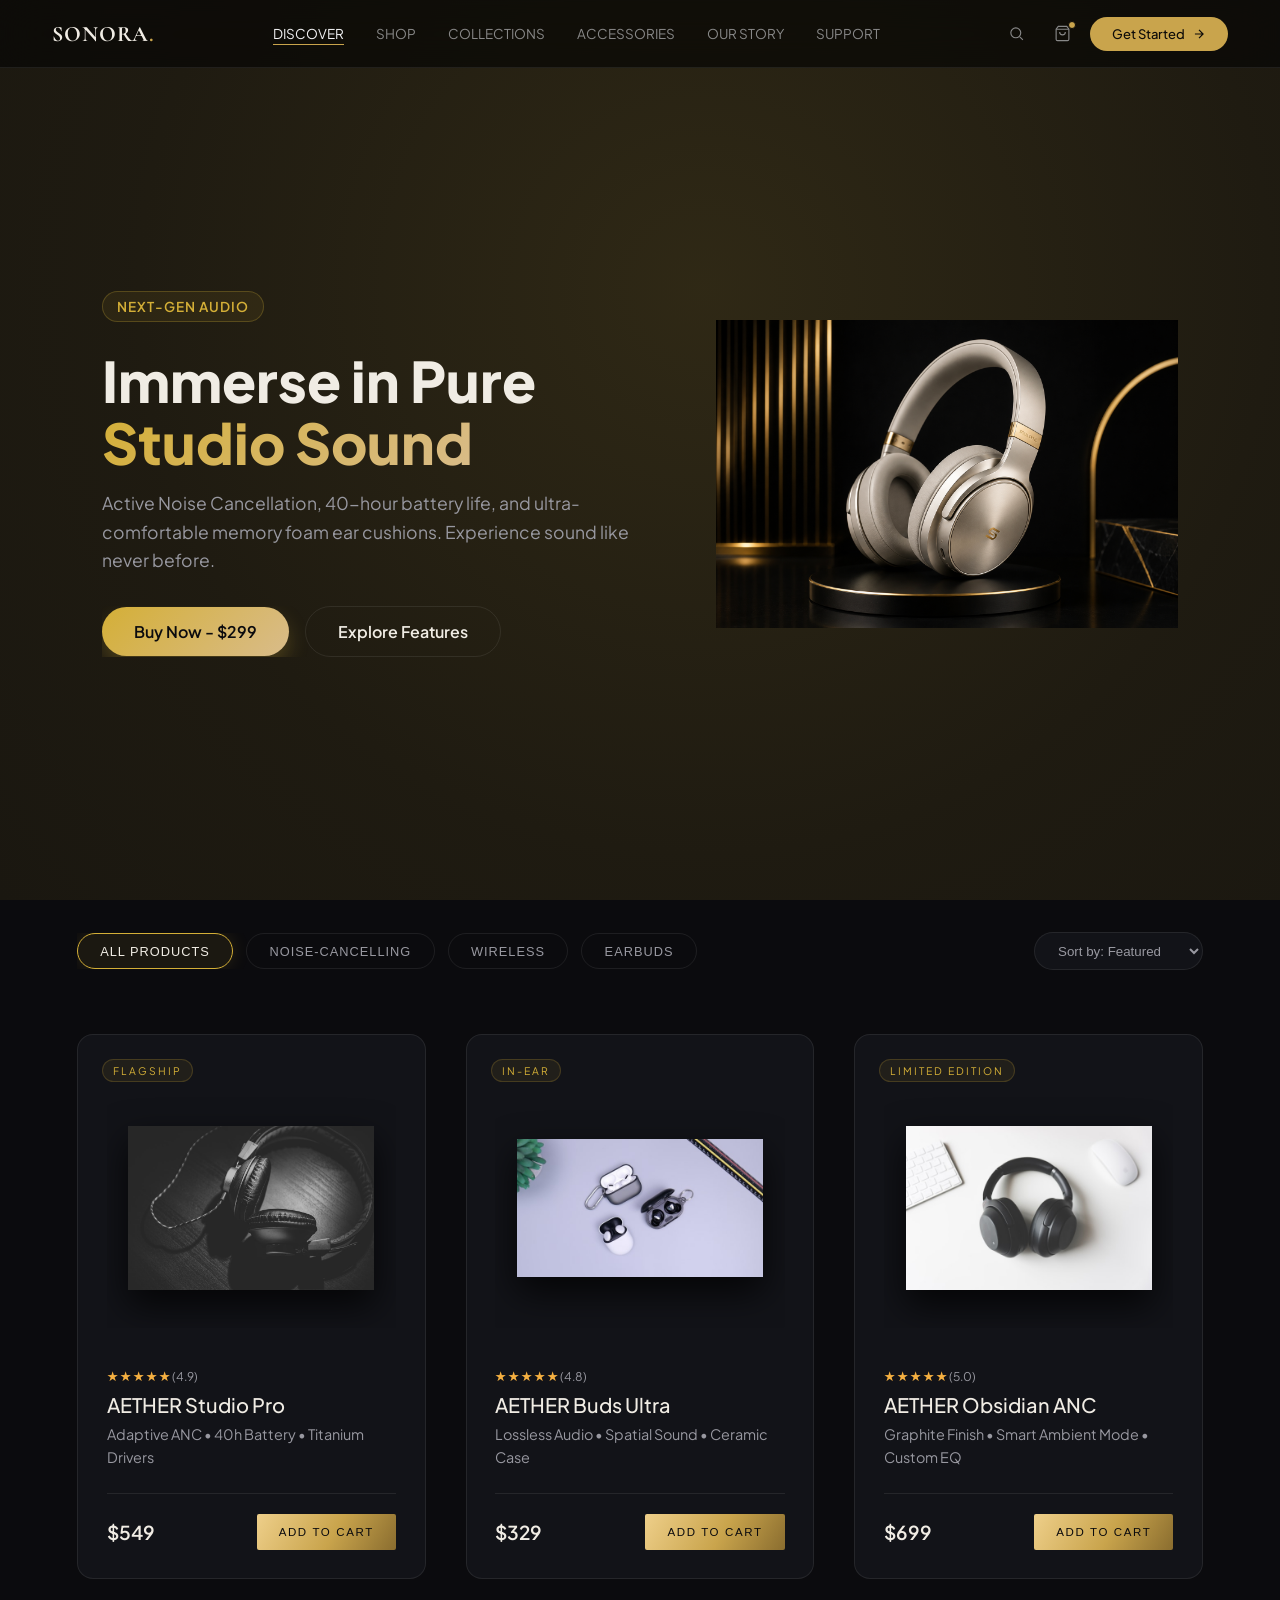
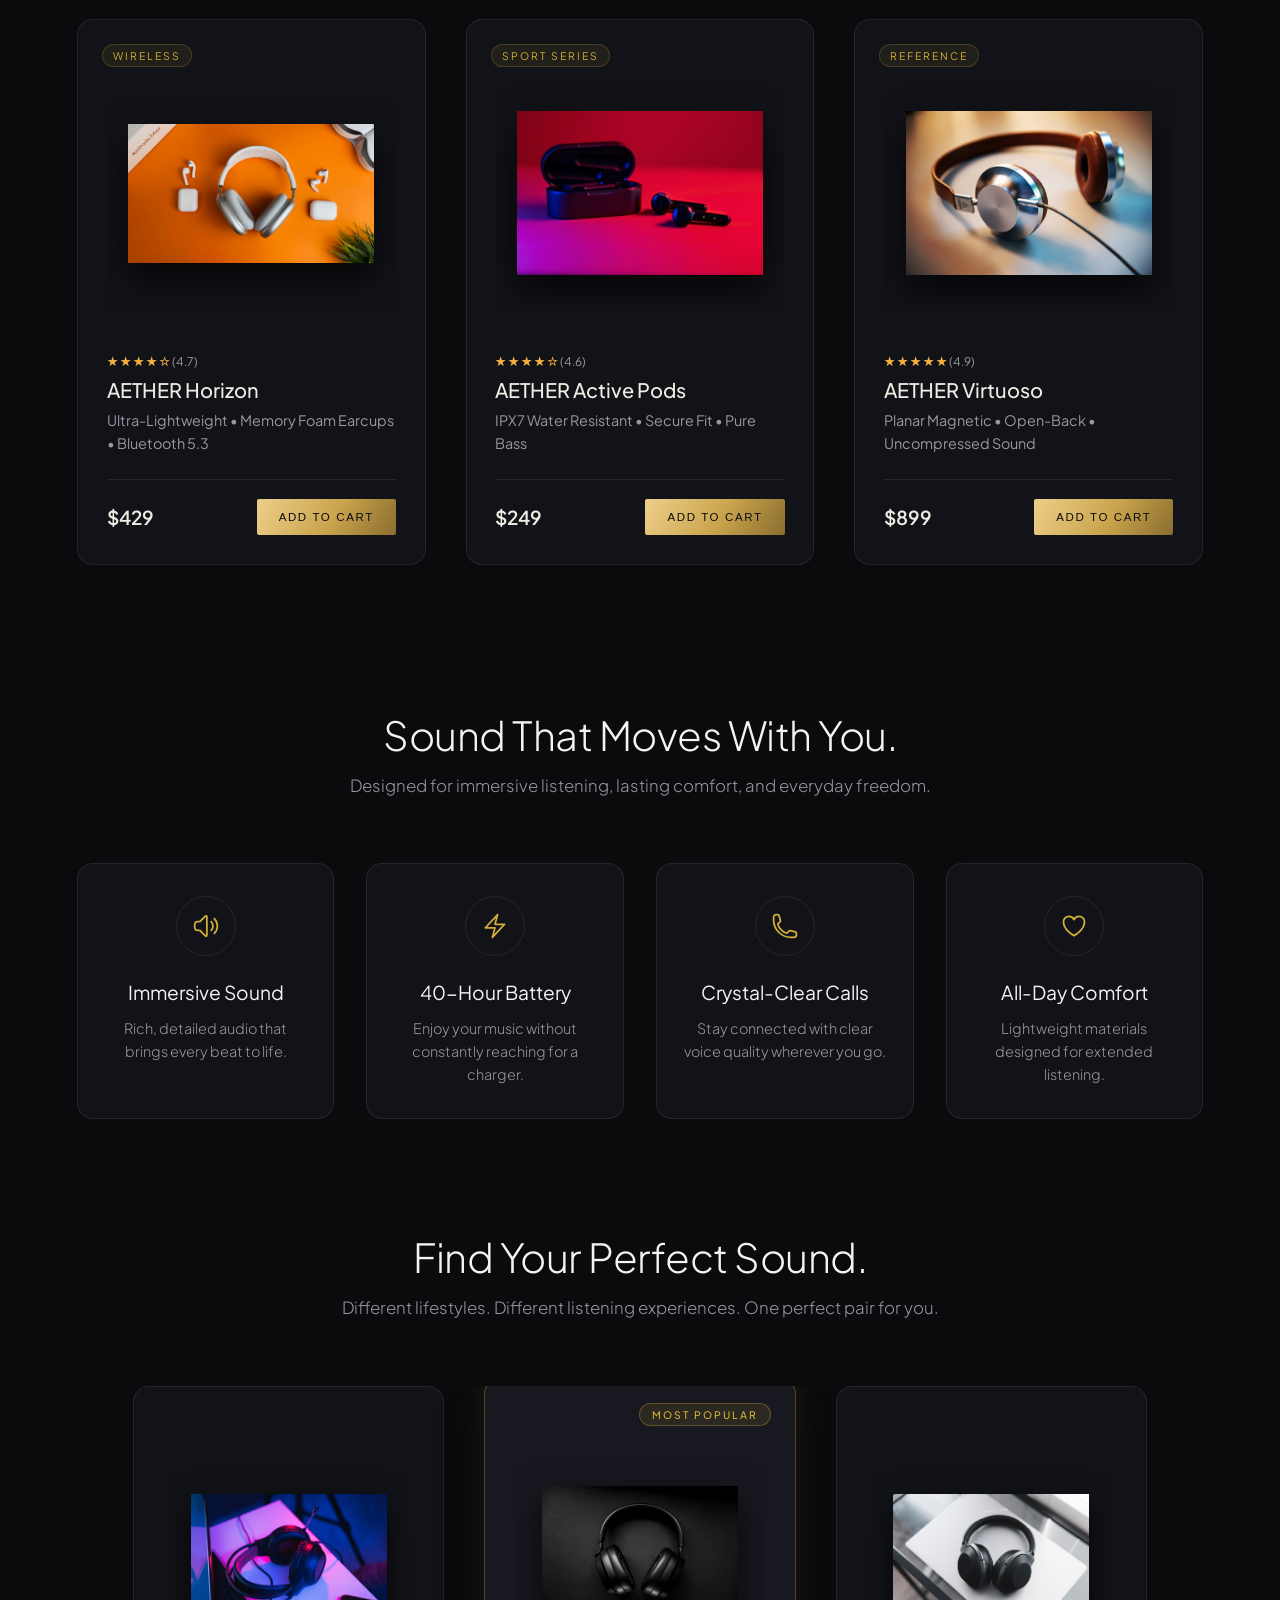
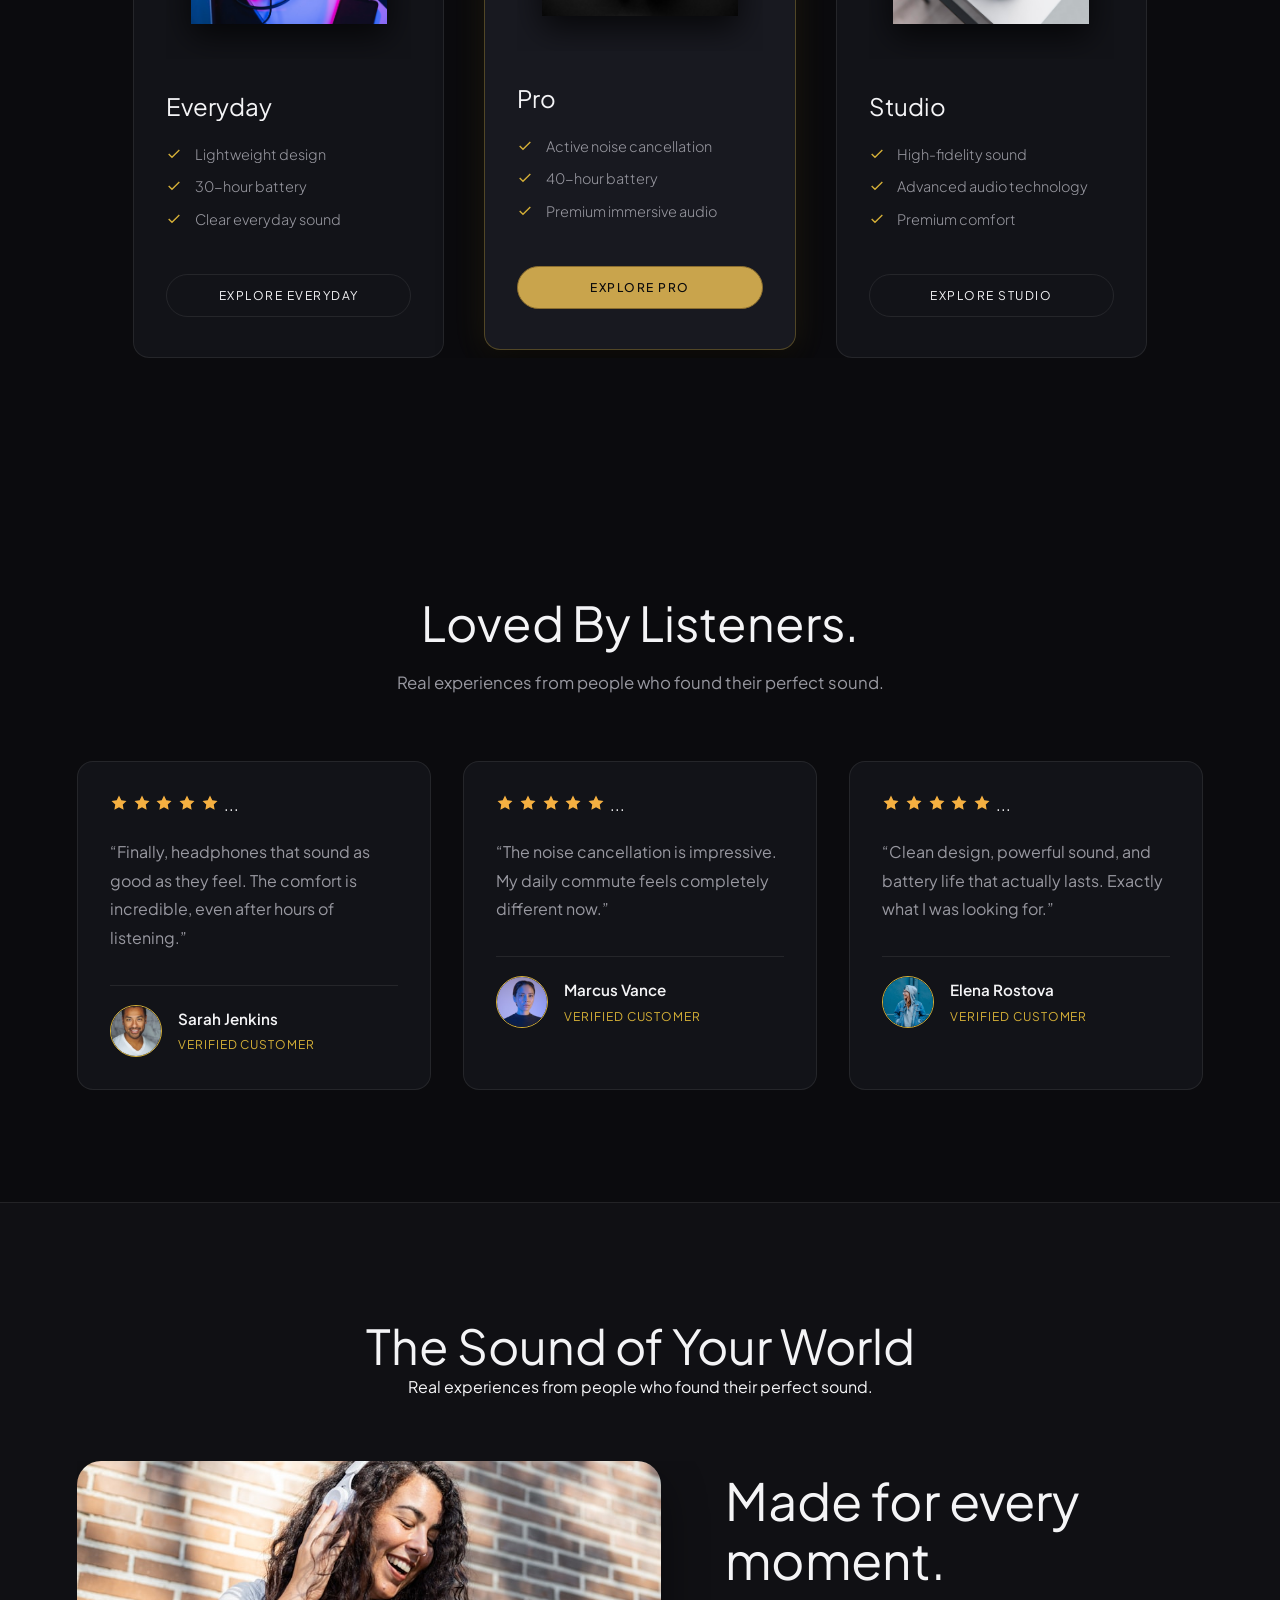
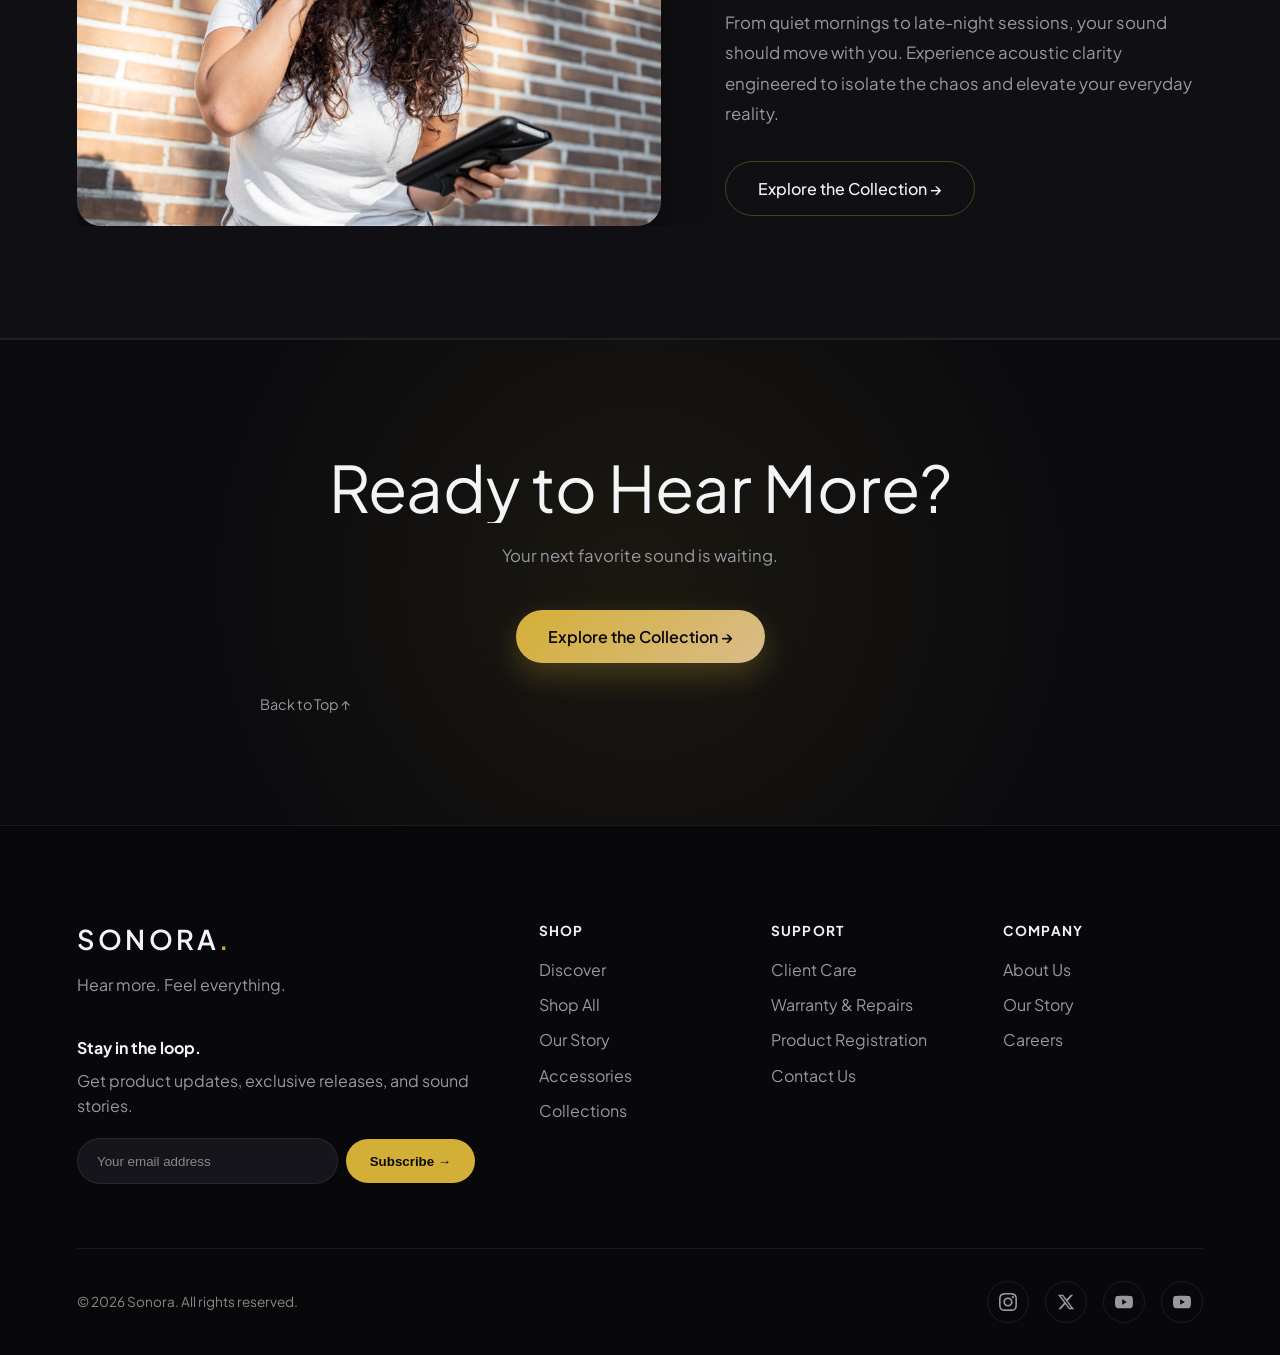
<file: index.html>
<!DOCTYPE html>
<html lang="en">

<head>
  <meta charset="UTF-8">
  <meta name="viewport" content="width=device-width, initial-scale=1.0">

  <title>PREMIUM WIRELESS HEADPHONES | FEEL EVERY BEAT</title>

  <!-- Google Fonts -->
  <link rel="preconnect" href="https://fonts.googleapis.com">
  <link rel="preconnect" href="https://fonts.gstatic.com" crossorigin>

  <link
    href="https://fonts.googleapis.com/css2?family=Cormorant+Garamond:wght@600;700&family=DM+Sans:wght@300;400;500&display=swap"
    rel="stylesheet">
   <link rel="stylesheet" href="css/nav.css">
    <link rel="stylesheet" href="css/style.css">
</head>

<body>


  <main>
    <div id="navbar-container"></div>
    <!-- ───────────────── HERO SECTION ───────────────── -->
    <section id="store" class="hero">

      <!-- Left Content -->
      <div class="hero-content">

        <span class="badge">Next-Gen Audio</span>

        <h1 class="hero-title">
          Immerse in Pure
          <span>Studio Sound</span>
        </h1>

        <p class="hero-description">
          Active Noise Cancellation, 40-hour battery life, and
          ultra-comfortable memory foam ear cushions.
          Experience sound like never before.
        </p>

        <div class="cta-group">
          <a href="#shop" class="btn-primary">
            Buy Now - $299
          </a>

          <a href="#headphones" class="btn-secondary">
            Explore Features
          </a>
        </div>

      </div>

      <!-- Right Image -->
      <div class="hero-image-wrapper">

        <img class="hero-image"
          src="images/hero-img.png"
          alt="Premium Wireless Over-Ear Headphones" loading="eager" decoding="async">

      </div>

    </section>
    <!-- ───────────────── SHOP SECTION ───────────────── -->
    <section id="shop">

      <!-- Product Controls -->
      <div class="controls-container">

        <div class="filter-group">
          <button class="filter-btn active">All Products</button>
          <button class="filter-btn">Noise-Cancelling</button>
          <button class="filter-btn">Wireless</button>
          <button class="filter-btn">Earbuds</button>
        </div>

        <select class="sort-dropdown" aria-label="Sort Products">
          <option value="featured">Sort by: Featured</option>
          <option value="low-high">Price: Low to High</option>
          <option value="high-low">Price: High to Low</option>
          <option value="rating">Highest Rated</option>
        </select>

      </div>

      <!-- Product Showcase Grid -->
      <section class="product-grid">

        <!-- Card 1 -->
        <article class="product-card">
          <span class="badge">Flagship</span>

          <div class="product-image-container">
            <img
              src="images/discover-product-img-01.jfif"
              alt="Aether Studio Pro" class="product-image" loading="lazy">
          </div>

          <div class="product-details">
            <div class="rating">
              ★ ★ ★ ★ ★
              <span class="rating-score">(4.9)</span>
            </div>

            <h2 class="product-title">AETHER Studio Pro</h2>

            <p class="product-feature">
              Adaptive ANC • 40h Battery • Titanium Drivers
            </p>
          </div>

          <div class="card-footer">
            <span class="price">$549</span>
            <button class="btn-gold-shine">Add to Cart</button>
          </div>
        </article>
        <!-- Card 2 -->
        <article class="product-card"> <span class="badge">In-Ear</span>
          <div class="product-image-container"> <img
              src="images/discover-product-img-02.jfif"
              alt="Aether Buds Ultra" class="product-image" loading="lazy"> </div>
          <div class="product-details">
            <div class="rating"> ★ ★ ★ ★ ★ <span class="rating-score">(4.8)</span> </div>
            <h2 class="product-title">AETHER Buds Ultra</h2>
            <p class="product-feature">Lossless Audio • Spatial Sound • Ceramic Case</p>
          </div>
          <div class="card-footer"> <span class="price">$329</span> <button class="btn-gold-shine">Add to Cart</button>
          </div>
        </article>
        <!-- Card 3 -->
        <article class="product-card"> <span class="badge">Limited Edition</span>
          <div class="product-image-container"> <img
              src="images/discover-product-img-03.jfif"
              alt="Aether Obsidian" class="product-image" loading="lazy"> </div>
          <div class="product-details">
            <div class="rating"> ★ ★ ★ ★ ★ <span class="rating-score">(5.0)</span> </div>
            <h2 class="product-title">AETHER Obsidian ANC</h2>
            <p class="product-feature">Graphite Finish • Smart Ambient Mode • Custom EQ</p>
          </div>
          <div class="card-footer"> <span class="price">$699</span> <button class="btn-gold-shine">Add to Cart</button>
          </div>
        </article> <!-- Card 4 -->
        <article class="product-card"> <span class="badge">Wireless</span>
          <div class="product-image-container"> <img
              src="images/discover-product-img-04.jfif"
              alt="Aether Horizon Wireless" class="product-image" loading="lazy"> </div>
          <div class="product-details">
            <div class="rating"> ★ ★ ★ ★ ☆ <span class="rating-score">(4.7)</span> </div>
            <h2 class="product-title">AETHER Horizon</h2>
            <p class="product-feature">Ultra-Lightweight • Memory Foam Earcups • Bluetooth 5.3</p>
          </div>
          <div class="card-footer"> <span class="price">$429</span> <button class="btn-gold-shine">Add to Cart</button>
          </div>
        </article> <!-- Card 5 -->
        <article class="product-card"> <span class="badge">Sport Series</span>
          <div class="product-image-container"> <img
              src="images/discover-product-img-05.jfif"
              alt="Aether Active Pods" class="product-image" loading="lazy"> </div>
          <div class="product-details">
            <div class="rating"> ★ ★ ★ ★ ☆ <span class="rating-score">(4.6)</span> </div>
            <h2 class="product-title">AETHER Active Pods</h2>
            <p class="product-feature">IPX7 Water Resistant • Secure Fit • Pure Bass</p>
          </div>
          <div class="card-footer"> <span class="price">$249</span> <button class="btn-gold-shine">Add to Cart</button>
          </div>
        </article> <!-- Card 6 -->
        <article class="product-card"> <span class="badge">Reference</span>
          <div class="product-image-container"> <img
              src="images/discover-product-img-06.jfif"
              alt="Aether Virtuoso" class="product-image" loading="lazy"> </div>
          <div class="product-details">
            <div class="rating"> ★ ★ ★ ★ ★ <span class="rating-score">(4.9)</span> </div>
            <h2 class="product-title">AETHER Virtuoso</h2>
            <p class="product-feature">Planar Magnetic • Open-Back • Uncompressed Sound</p>
          </div>
          <div class="card-footer"> <span class="price">$899</span> <button class="btn-gold-shine">Add to Cart</button>
          </div>
        </article>
      </section>
        <!-- Why Choose Us Section -->
        <section id="headphones" class="why-choose-section">
          <div class="why-container"> <!-- Section Header -->
            <div class="why-header">
              <h2 class="why-heading">Sound That Moves With You.</h2>
              <p class="why-subtitle">Designed for immersive listening, lasting comfort, and everyday freedom.</p>
            </div> <!-- 4-Column Feature Grid -->
            <div class="feature-grid"> <!-- Feature 1 -->
              <div class="feature-card">
                <div class="icon-wrapper"> <svg class="feature-icon" viewBox="0 0 24 24" fill="none"
                    stroke="currentColor" stroke-width="1.5">
                    <path stroke-linecap="round" stroke-linejoin="round"
                      d="M19.114 5.636a9 9 0 010 12.728M16.463 8.288a5.25 5.25 0 010 7.424M6.75 8.25l4.72-4.72a.75.75 0 011.28.53v15.88a.75.75 0 01-1.28.53l-4.72-4.72H4.51c-.88 0-1.704-.507-1.938-1.354A9.01 9.01 0 012.25 12c0-.83.112-1.633.322-2.396C2.806 8.757 3.63 8.25 4.51 8.25h2.24z" />
                  </svg> </div>
                <h3 class="feature-title">Immersive Sound</h3>
                <p class="feature-desc">Rich, detailed audio that brings every beat to life.</p>
              </div> <!-- Feature 2 -->
              <div class="feature-card">
                <div class="icon-wrapper"> <svg class="feature-icon" viewBox="0 0 24 24" fill="none"
                    stroke="currentColor" stroke-width="1.5">
                    <path stroke-linecap="round" stroke-linejoin="round"
                      d="M3.75 13.5l10.5-11.25L12 10.5h8.25L9.75 21.75 12 13.5H3.75z" />
                  </svg> </div>
                <h3 class="feature-title">40-Hour Battery</h3>
                <p class="feature-desc">Enjoy your music without constantly reaching for a charger.</p>
              </div> <!-- Feature 3 -->
              <div class="feature-card">
                <div class="icon-wrapper"> <svg class="feature-icon" viewBox="0 0 24 24" fill="none"
                    stroke="currentColor" stroke-width="1.5">
                    <path stroke-linecap="round" stroke-linejoin="round"
                      d="M2.25 6.75c0 8.284 6.716 15 15 15h2.25a2.25 2.25 0 002.25-2.25v-1.372c0-.516-.351-.966-.852-1.091l-4.423-1.106c-.44-.11-.902.055-1.173.417l-.97 1.293c-.282.376-.769.542-1.21.38a12.035 12.035 0 01-7.143-7.143c-.162-.441.004-.928.38-1.21l1.293-.97c.363-.271.527-.734.417-1.173L6.963 3.102a1.125 1.125 0 00-1.091-.852H4.5A2.25 2.25 0 002.25 4.5v2.25z" />
                  </svg> </div>
                <h3 class="feature-title">Crystal-Clear Calls</h3>
                <p class="feature-desc">Stay connected with clear voice quality wherever you go.</p>
              </div> <!-- Feature 4 -->
              <div class="feature-card">
                <div class="icon-wrapper"> <svg class="feature-icon" viewBox="0 0 24 24" fill="none"
                    stroke="currentColor" stroke-width="1.5">
                    <path stroke-linecap="round" stroke-linejoin="round"
                      d="M21 8.25c0-2.485-2.099-4.5-4.688-4.5-1.935 0-3.597 1.126-4.312 2.733-.715-1.607-2.377-2.733-4.313-2.733C5.1 3.75 3 5.765 3 8.25c0 7.22 9 12 9 12s9-4.78 9-12z" />
                  </svg> </div>
                <h3 class="feature-title">All-Day Comfort</h3>
                <p class="feature-desc">Lightweight materials designed for extended listening.</p>
              </div>
            </div>
          </div>
        </section>

     
    <!-- ───────────────── COMPARISON SECTION ───────────────── -->
    <section id="accessories" class="comparison-section">

      <div class="comparison-container">

        <!-- Section Header -->
        <div class="comparison-header">
          <h2 class="comparison-heading">Find Your Perfect Sound.</h2>
          <p class="comparison-subtitle">
            Different lifestyles. Different listening experiences.
            One perfect pair for you.
          </p>
        </div>

        <!-- Comparison Grid -->
        <div class="comparison-grid">

          <!-- Everyday -->
          <article class="comparison-card">

            <div class="card-image-wrap">
              <img
                src="images/everyday headphone.jfif"
                alt="Everyday Headphone" class="comparison-img" loading="lazy">
            </div>

            <div class="card-content">
              <h3 class="tier-title">Everyday</h3>

              <ul class="tier-features">
                <li>
                  <svg class="check-icon" viewBox="0 0 24 24" fill="none" stroke="currentColor" stroke-width="2">
                    <polyline points="20 6 9 17 4 12"></polyline>
                  </svg>
                  Lightweight design
                </li>

                <li>
                  <svg class="check-icon" viewBox="0 0 24 24" fill="none" stroke="currentColor" stroke-width="2">
                    <polyline points="20 6 9 17 4 12"></polyline>
                  </svg>
                  30-hour battery
                </li>

                <li>
                  <svg class="check-icon" viewBox="0 0 24 24" fill="none" stroke="currentColor" stroke-width="2">
                    <polyline points="20 6 9 17 4 12"></polyline>
                  </svg>
                  Clear everyday sound
                </li>
              </ul>

              <a href="#" class="tier-btn">Explore Everyday</a>
            </div>

          </article>

          <!-- Pro -->
          <article class="comparison-card featured">

            <span class="popular-badge">Most Popular</span>

            <div class="card-image-wrap">
              <img
                src="images/pro-headphone.jfif"
                alt="Pro Headphone" class="comparison-img" loading="lazy">
            </div>

            <div class="card-content">
              <h3 class="tier-title">Pro</h3>

              <ul class="tier-features">
                <li>
                  <svg class="check-icon" viewBox="0 0 24 24" fill="none" stroke="currentColor" stroke-width="2">
                    <polyline points="20 6 9 17 4 12"></polyline>
                  </svg>
                  Active noise cancellation
                </li>

                <li>
                  <svg class="check-icon" viewBox="0 0 24 24" fill="none" stroke="currentColor" stroke-width="2">
                    <polyline points="20 6 9 17 4 12"></polyline>
                  </svg>
                  40-hour battery
                </li>

                <li>
                  <svg class="check-icon" viewBox="0 0 24 24" fill="none" stroke="currentColor" stroke-width="2">
                    <polyline points="20 6 9 17 4 12"></polyline>
                  </svg>
                  Premium immersive audio
                </li>
              </ul>

              <a href="#" class="tier-btn featured-btn">Explore Pro</a>
            </div>

          </article>

          <!-- Studio -->
          <article class="comparison-card">

            <div class="card-image-wrap">
              <img
                src="images/studio-headphone.jfif"
                alt="Studio Headphone" class="comparison-img" loading="lazy">
            </div>

            <div class="card-content">
              <h3 class="tier-title">Studio</h3>

              <ul class="tier-features">
                <li>
                  <svg class="check-icon" viewBox="0 0 24 24" fill="none" stroke="currentColor" stroke-width="2">
                    <polyline points="20 6 9 17 4 12"></polyline>
                  </svg>
                  High-fidelity sound
                </li>

                <li>
                  <svg class="check-icon" viewBox="0 0 24 24" fill="none" stroke="currentColor" stroke-width="2">
                    <polyline points="20 6 9 17 4 12"></polyline>
                  </svg>
                  Advanced audio technology
                </li>

                <li>
                  <svg class="check-icon" viewBox="0 0 24 24" fill="none" stroke="currentColor" stroke-width="2">
                    <polyline points="20 6 9 17 4 12"></polyline>
                  </svg>
                  Premium comfort
                </li>
              </ul>

              <a href="#" class="tier-btn">Explore Studio</a>
            </div>

          </article>

        </div>

      </div>

    </section>
    <!-- ───────────────── TESTIMONIALS SECTION ───────────────── -->
    <section id="reviews" class="testimonials-section">

      <!-- Section Header -->
      <div class="testimonials-header">
        <h2>Loved By Listeners.</h2>
        <p>Real experiences from people who found their perfect sound.</p>
      </div>

      <!-- Testimonials Grid -->
      <div class="testimonials-grid">

        <!-- Testimonial 1 -->
        <article class="testimonial-card">

          <div>

            <div class="star-rating" aria-label="5 out of 5 stars">
              <!-- 5 Stars SVG --> <svg viewBox="0 0 24 24">
                <path
                  d="M12 2l3.09 6.26L22 9.27l-5 4.87 1.18 6.88L12 17.77l-6.18 3.25L7 14.14 2 9.27l6.91-1.01L12 2z" />
              </svg> <svg viewBox="0 0 24 24">
                <path
                  d="M12 2l3.09 6.26L22 9.27l-5 4.87 1.18 6.88L12 17.77l-6.18 3.25L7 14.14 2 9.27l6.91-1.01L12 2z" />
              </svg> <svg viewBox="0 0 24 24">
                <path
                  d="M12 2l3.09 6.26L22 9.27l-5 4.87 1.18 6.88L12 17.77l-6.18 3.25L7 14.14 2 9.27l6.91-1.01L12 2z" />
              </svg> <svg viewBox="0 0 24 24">
                <path
                  d="M12 2l3.09 6.26L22 9.27l-5 4.87 1.18 6.88L12 17.77l-6.18 3.25L7 14.14 2 9.27l6.91-1.01L12 2z" />
              </svg> <svg viewBox="0 0 24 24">
                <path
                  d="M12 2l3.09 6.26L22 9.27l-5 4.87 1.18 6.88L12 17.77l-6.18 3.25L7 14.14 2 9.27l6.91-1.01L12 2z" />
              </svg>
              ...
            </div>

            <p class="testimonial-text">
              “Finally, headphones that sound as good as they feel. The comfort is incredible,
              even after hours of listening.”
            </p>

          </div>

          <div class="customer-profile">

            <img src="images/review-01.jfif"
              alt="Sarah Jenkins" class="avatar" loading="lazy">

            <div class="customer-info">
              <h4>Sarah Jenkins</h4>
              <span class="verified-label">Verified Customer</span>
            </div>

          </div>

        </article>

        <!-- Testimonial 2 -->
        <article class="testimonial-card">

          <div>

            <div class="star-rating" aria-label="5 out of 5 stars">
              <!-- Same 5 SVG Stars -->
              <!-- 5 Stars SVG --> <svg viewBox="0 0 24 24">
                <path
                  d="M12 2l3.09 6.26L22 9.27l-5 4.87 1.18 6.88L12 17.77l-6.18 3.25L7 14.14 2 9.27l6.91-1.01L12 2z" />
              </svg> <svg viewBox="0 0 24 24">
                <path
                  d="M12 2l3.09 6.26L22 9.27l-5 4.87 1.18 6.88L12 17.77l-6.18 3.25L7 14.14 2 9.27l6.91-1.01L12 2z" />
              </svg> <svg viewBox="0 0 24 24">
                <path
                  d="M12 2l3.09 6.26L22 9.27l-5 4.87 1.18 6.88L12 17.77l-6.18 3.25L7 14.14 2 9.27l6.91-1.01L12 2z" />
              </svg> <svg viewBox="0 0 24 24">
                <path
                  d="M12 2l3.09 6.26L22 9.27l-5 4.87 1.18 6.88L12 17.77l-6.18 3.25L7 14.14 2 9.27l6.91-1.01L12 2z" />
              </svg> <svg viewBox="0 0 24 24">
                <path
                  d="M12 2l3.09 6.26L22 9.27l-5 4.87 1.18 6.88L12 17.77l-6.18 3.25L7 14.14 2 9.27l6.91-1.01L12 2z" />
              </svg>
              ...
            </div>

            <p class="testimonial-text">
              “The noise cancellation is impressive. My daily commute feels completely different now.”
            </p>

          </div>

          <div class="customer-profile">

            <img src="images/review-02.jfif"
              alt="Marcus Vance" class="avatar" loading="lazy">

            <div class="customer-info">
              <h4>Marcus Vance</h4>
              <span class="verified-label">Verified Customer</span>
            </div>

          </div>

        </article>

        <!-- Testimonial 3 -->
        <article class="testimonial-card">

          <div>

            <div class="star-rating" aria-label="5 out of 5 stars">
              <!-- 5 Stars SVG --> <svg viewBox="0 0 24 24">
                <path
                  d="M12 2l3.09 6.26L22 9.27l-5 4.87 1.18 6.88L12 17.77l-6.18 3.25L7 14.14 2 9.27l6.91-1.01L12 2z" />
              </svg> <svg viewBox="0 0 24 24">
                <path
                  d="M12 2l3.09 6.26L22 9.27l-5 4.87 1.18 6.88L12 17.77l-6.18 3.25L7 14.14 2 9.27l6.91-1.01L12 2z" />
              </svg> <svg viewBox="0 0 24 24">
                <path
                  d="M12 2l3.09 6.26L22 9.27l-5 4.87 1.18 6.88L12 17.77l-6.18 3.25L7 14.14 2 9.27l6.91-1.01L12 2z" />
              </svg> <svg viewBox="0 0 24 24">
                <path
                  d="M12 2l3.09 6.26L22 9.27l-5 4.87 1.18 6.88L12 17.77l-6.18 3.25L7 14.14 2 9.27l6.91-1.01L12 2z" />
              </svg> <svg viewBox="0 0 24 24">
                <path
                  d="M12 2l3.09 6.26L22 9.27l-5 4.87 1.18 6.88L12 17.77l-6.18 3.25L7 14.14 2 9.27l6.91-1.01L12 2z" />
              </svg>
              ...
            </div>

            <p class="testimonial-text">
              “Clean design, powerful sound, and battery life that actually lasts.
              Exactly what I was looking for.”
            </p>

          </div>

          <div class="customer-profile">

            <img src="images/review-03.jfif"
              alt="Elena Rostova" class="avatar" loading="lazy">

            <div class="customer-info">
              <h4>Elena Rostova</h4>
              <span class="verified-label">Verified Customer</span>
            </div>

          </div>

        </article>

      </div>

    </section>
    <!-- ───────────────── LIFESTYLE / ABOUT SECTION ───────────────── -->
<section id="about" class="lifestyle-section">

  <div class="lifestyle-container">

    <!-- Section Header -->
    <div class="lifestyle-supertitle">
      <h2>The Sound of Your World</h2>
      <p>Real experiences from people who found their perfect sound.</p>
    </div>

    <!-- Two Column Layout -->
    <div class="lifestyle-grid">

      <!-- Lifestyle Image -->
      <figure class="lifestyle-image-wrapper">

        <img
          src="images/premium_photo.jfif"
          alt="Person wearing premium headphones in a modern atmospheric environment"
          loading="lazy">

      </figure>

      <!-- Brand Story -->
      <div class="lifestyle-content">

        <h2>Made for every moment.</h2>

        <p>
          From quiet mornings to late-night sessions, your sound should move with you.
          Experience acoustic clarity engineered to isolate the chaos and elevate your
          everyday reality.
        </p>

        <a href="#shop" class="cta-button">
          Explore the Collection &rarr;
        </a>

      </div>

    </div>

  </div>

</section>
   <!-- ───────────────── SUPPORT / FINAL CTA ───────────────── -->
<section id="support" class="final-cta-section">

  <div class="final-cta-container">

    <h2>Ready to Hear More?</h2>

    <p>Your next favorite sound is waiting.</p>

    <a href="#shop" class="primary-cta-btn">
      Explore the Collection &rarr;
    </a>

    <a href="#store" class="back-to-top">
      Back to Top &uarr;
    </a>

  </div>

</section>
    <!-- ───────────────── FOOTER ───────────────── -->
<footer class="site-footer">

  <div class="footer-container">

    <!-- Footer Top -->
    <div class="footer-grid">

      <!-- Brand -->
      <div class="footer-brand-col">

        <div>
          <a href="#store" class="footer-logo">
            SONORA<span>.</span>
          </a>

          <p class="footer-tagline">
            Hear more. Feel everything.
          </p>
        </div>

        <!-- Newsletter -->
        <div class="footer-newsletter">

          <h4>Stay in the loop.</h4>

          <p>
            Get product updates, exclusive releases, and sound stories.
          </p>

          <form class="newsletter-form" onsubmit="event.preventDefault();">

            <input
              type="email"
              class="newsletter-input"
              placeholder="Your email address"
              aria-label="Email Address"
              autocomplete="email"
              required>

            <button
              type="submit"
              class="newsletter-btn">
              Subscribe &rarr;
            </button>

          </form>

        </div>

      </div>

      <!-- Navigation -->
      <div class="footer-nav-grid">

        <!-- Shop -->
        <nav class="footer-nav-column" aria-label="Shop">

           <h5>shop</h5>

                <ul>
                    <li><a href="index.html">Discover</a></li>
                    <li><a href="shop.html">Shop All</a></li>
                    <li><a href="about.html">Our Story</a></li>
                    <li><a href="accessories.html">Accessories</a></li>
                    <li><a href="collections.html">Collections</a></li>
                </ul>

        </nav>

        <!-- Support -->
        <nav class="footer-nav-column" aria-label="Support">

          <h5>Support</h5>

          <ul>
            <li><a href="support.html">Client Care</a></li>
                    <li><a href="support.html">Warranty & Repairs</a></li>
                    <li><a href="support.html">Product Registration</a></li>
                    <li><a href="support.html">Contact Us</a></li>
          </ul>

        </nav>

        <!-- Company -->
        <nav class="footer-nav-column" aria-label="Company">

          <h5>Company</h5>

          <ul>
            <li><a href="#about">About Us</a></li>
            <li><a href="#about">Our Story</a></li>
            <li><a href="#support">Careers</a></li>
          </ul>

        </nav>

      </div>

    </div>

    <!-- Footer Bottom -->
    <div class="footer-bottom">

      <p class="copyright">
        &copy; 2026 Sonora. All rights reserved.
      </p>

      <div class="social-icons">

        <!-- Instagram -->
        <a href="#" aria-label="Instagram">
          <!-- Same Instagram SVG -->
           <svg viewBox="0 0 24 24"> <path d="M12 2.163c3.204 0 3.584.012 4.85.07 3.252.148 4.771 1.691 4.919 4.919.058 1.265.069 1.645.069 4.849 0 3.205-.012 3.584-.069 4.849-.149 3.225-1.664 4.771-4.919 4.919-1.266.058-1.644.07-4.85.07-3.204 0-3.584-.012-4.849-.07-3.26-.149-4.771-1.699-4.919-4.92-.058-1.265-.07-1.644-.07-4.849 0-3.204.013-3.583.07-4.849.149-3.227 1.664-4.771 4.919-4.919 1.266-.057 1.645-.069 4.849-.069zm0-2.163c-3.259 0-3.667.014-4.947.072-4.358.2-6.78 2.618-6.98 6.98-.059 1.281-.073 1.689-.073 4.948 0 3.259.014 3.668.072 4.948.2 4.358 2.618 6.78 6.98 6.98 1.281.058 1.689.072 4.948.072 3.259 0 3.668-.014 4.948-.072 4.354-.2 6.782-2.618 6.979-6.98.059-1.28.073-1.689.073-4.948 0-3.259-.014-3.667-.072-4.947-.196-4.354-2.617-6.78-6.979-6.98-1.281-.059-1.69-.073-4.949-.073zm0 5.838c-3.403 0-6.162 2.759-6.162 6.162s2.759 6.163 6.162 6.163 6.162-2.759 6.162-6.163c0-3.403-2.759-6.162-6.162-6.162zm0 10.162c-2.209 0-4-1.79-4-4 0-2.209 1.791-4 4-4s4 1.791 4 4c0 2.21-1.791 4-4 4zm6.406-11.845c-.796 0-1.441.645-1.441 1.44s.645 1.44 1.441 1.44c.795 0 1.439-.645 1.439-1.44s-.644-1.44-1.439-1.44z" /> </svg>
        </a>

        <!-- X -->
        <a href="#" aria-label="X">
          <!-- Same X SVG -->
           <svg viewBox="0 0 24 24"> <path d="M18.244 2.25h3.308l-7.227 8.26 8.502 11.24H16.17l-5.214-6.817L4.99 21.75H1.68l7.73-8.835L1.254 2.25H8.08l4.713 6.231zm-1.161 17.52h1.833L7.084 4.126H5.117z" /> </svg> </a> <!-- YouTube --> <a href="#" aria-label="YouTube"> <svg viewBox="0 0 24 24"> <path d="M23.498 6.186a3.016 3.016 0 0 0-2.122-2.136C19.505 3.545 12 3.545 12 3.545s-7.505 0-9.377.505A3.017 3.017 0 0 0 .502 6.186C0 8.07 0 12 0 12s0 3.93.502 5.814a3.016 3.016 0 0 0 2.122 2.136c1.871.505 9.376.505 9.376.505s7.505 0 9.377-.505a3.015 3.015 0 0 0 2.122-2.136C24 15.93 24 12 24 12s0-3.93-.502-5.814zM9.545 15.568V8.432L15.818 12l-6.273 3.568z" /> </svg>
        </a>

        <!-- YouTube -->
        <a href="#" aria-label="YouTube">
          <!-- Same YouTube SVG -->
           <svg viewBox="0 0 24 24"> <path d="M23.498 6.186a3.016 3.016 0 0 0-2.122-2.136C19.505 3.545 12 3.545 12 3.545s-7.505 0-9.377.505A3.017 3.017 0 0 0 .502 6.186C0 8.07 0 12 0 12s0 3.93.502 5.814a3.016 3.016 0 0 0 2.122 2.136c1.871.505 9.376.505 9.376.505s7.505 0 9.377-.505a3.015 3.015 0 0 0 2.122-2.136C24 15.93 24 12 24 12s0-3.93-.502-5.814zM9.545 15.568V8.432L15.818 12l-6.273 3.568z" /> </svg>
        </a>

      </div>

    </div>

  </div>

</footer>

</main>
<script src="nav.js"></script>
</body>
</html>
</file>
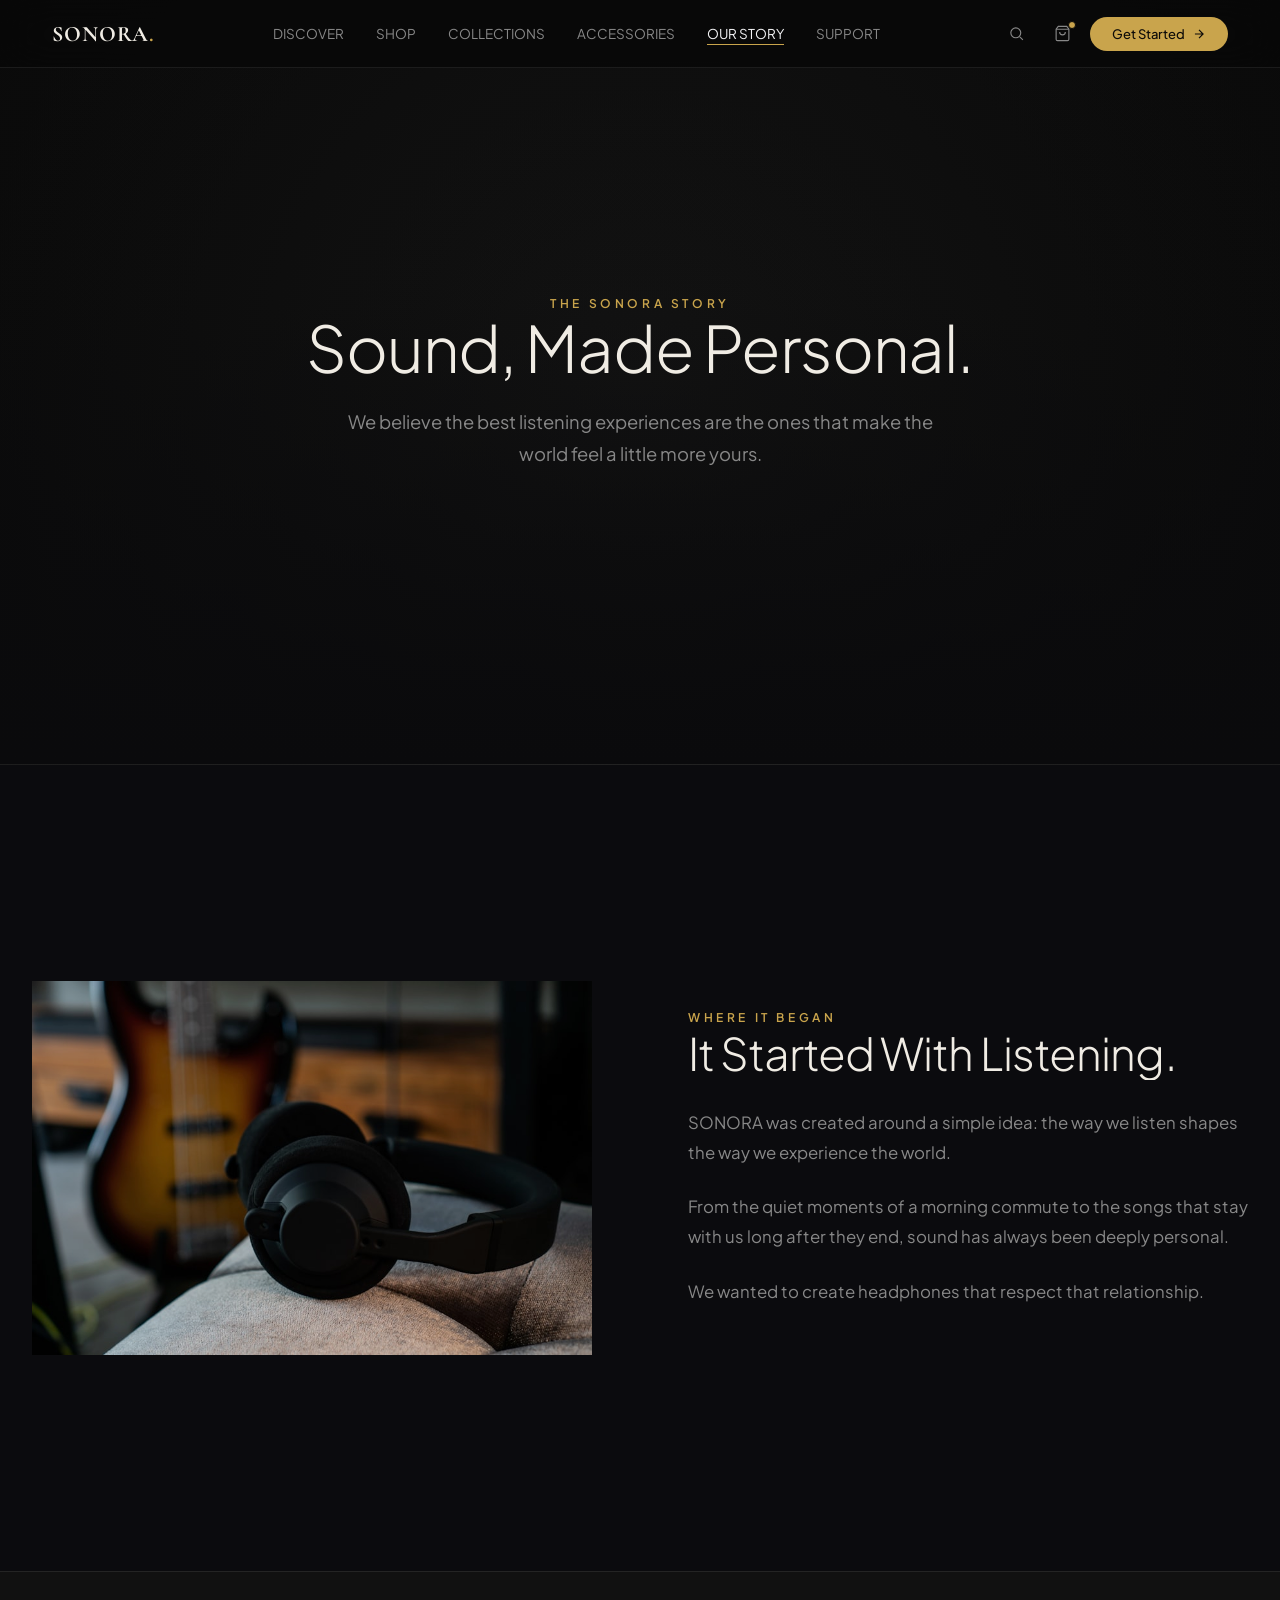
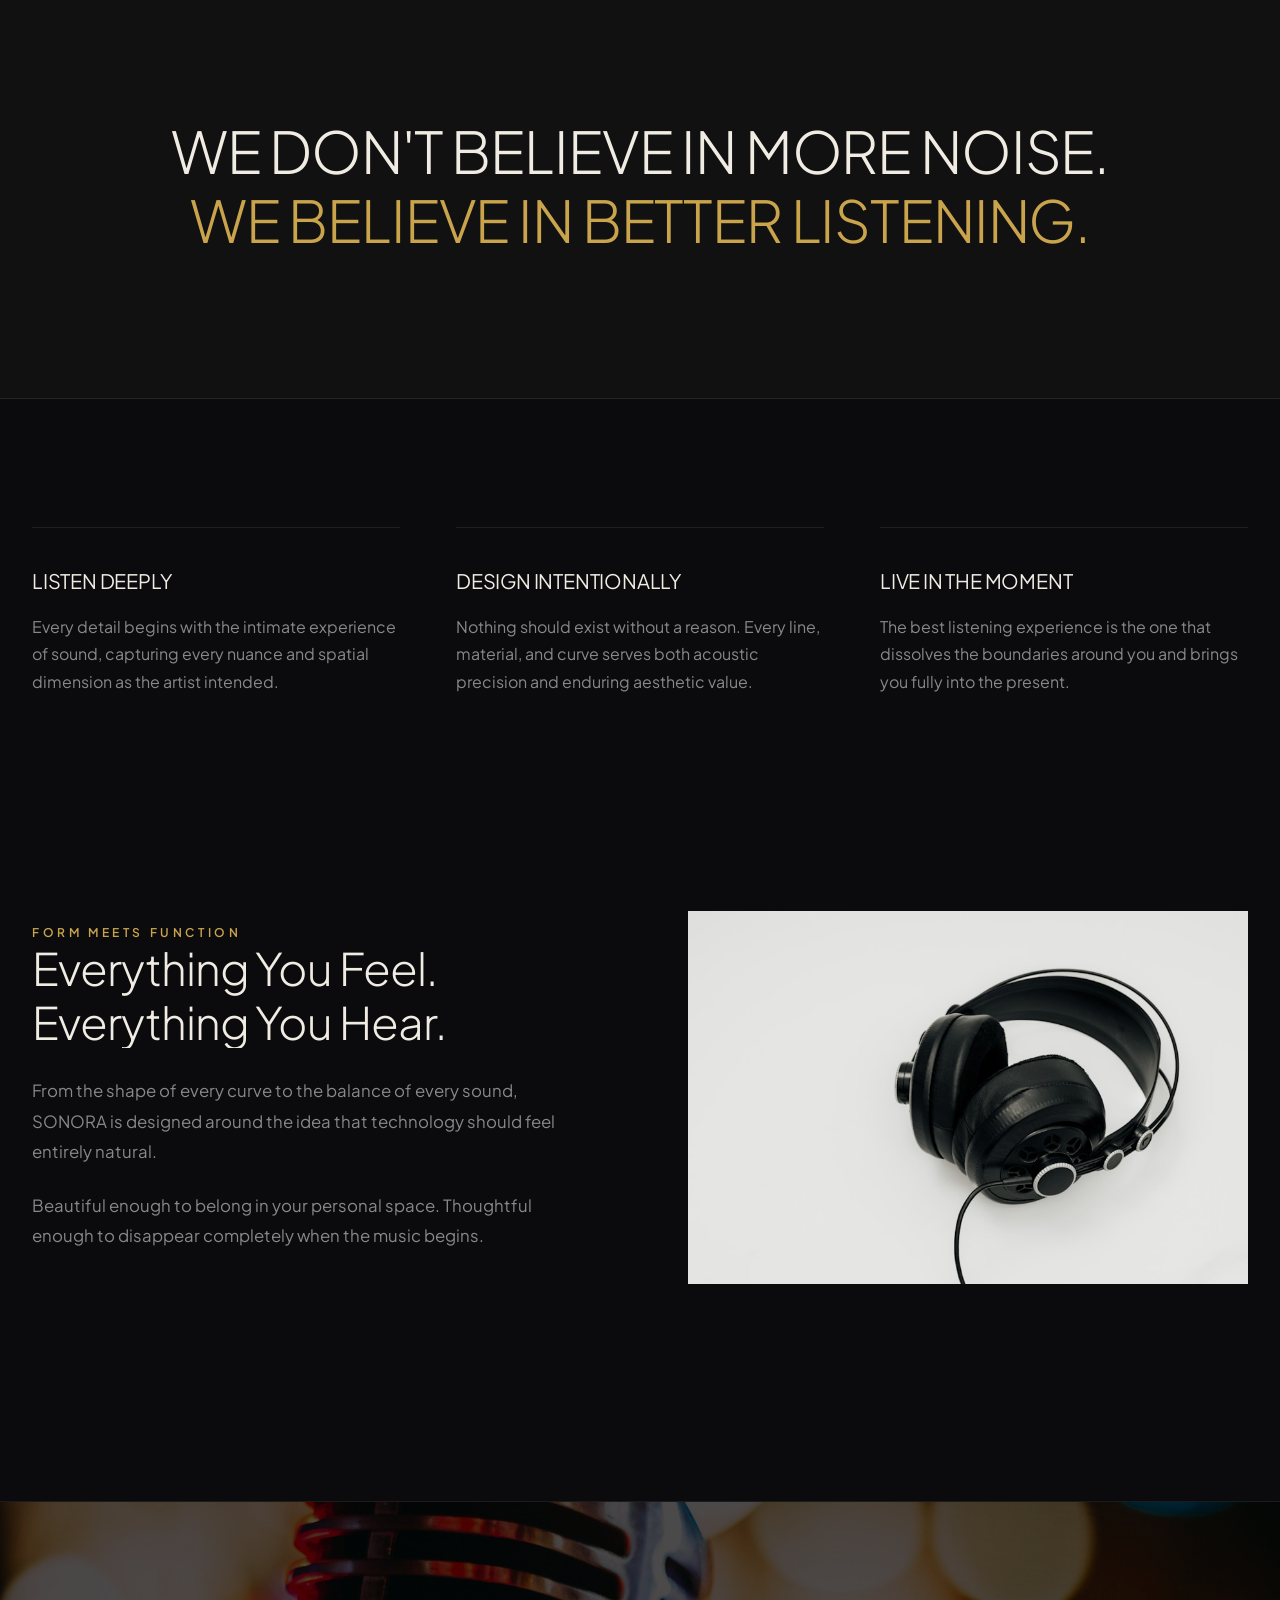
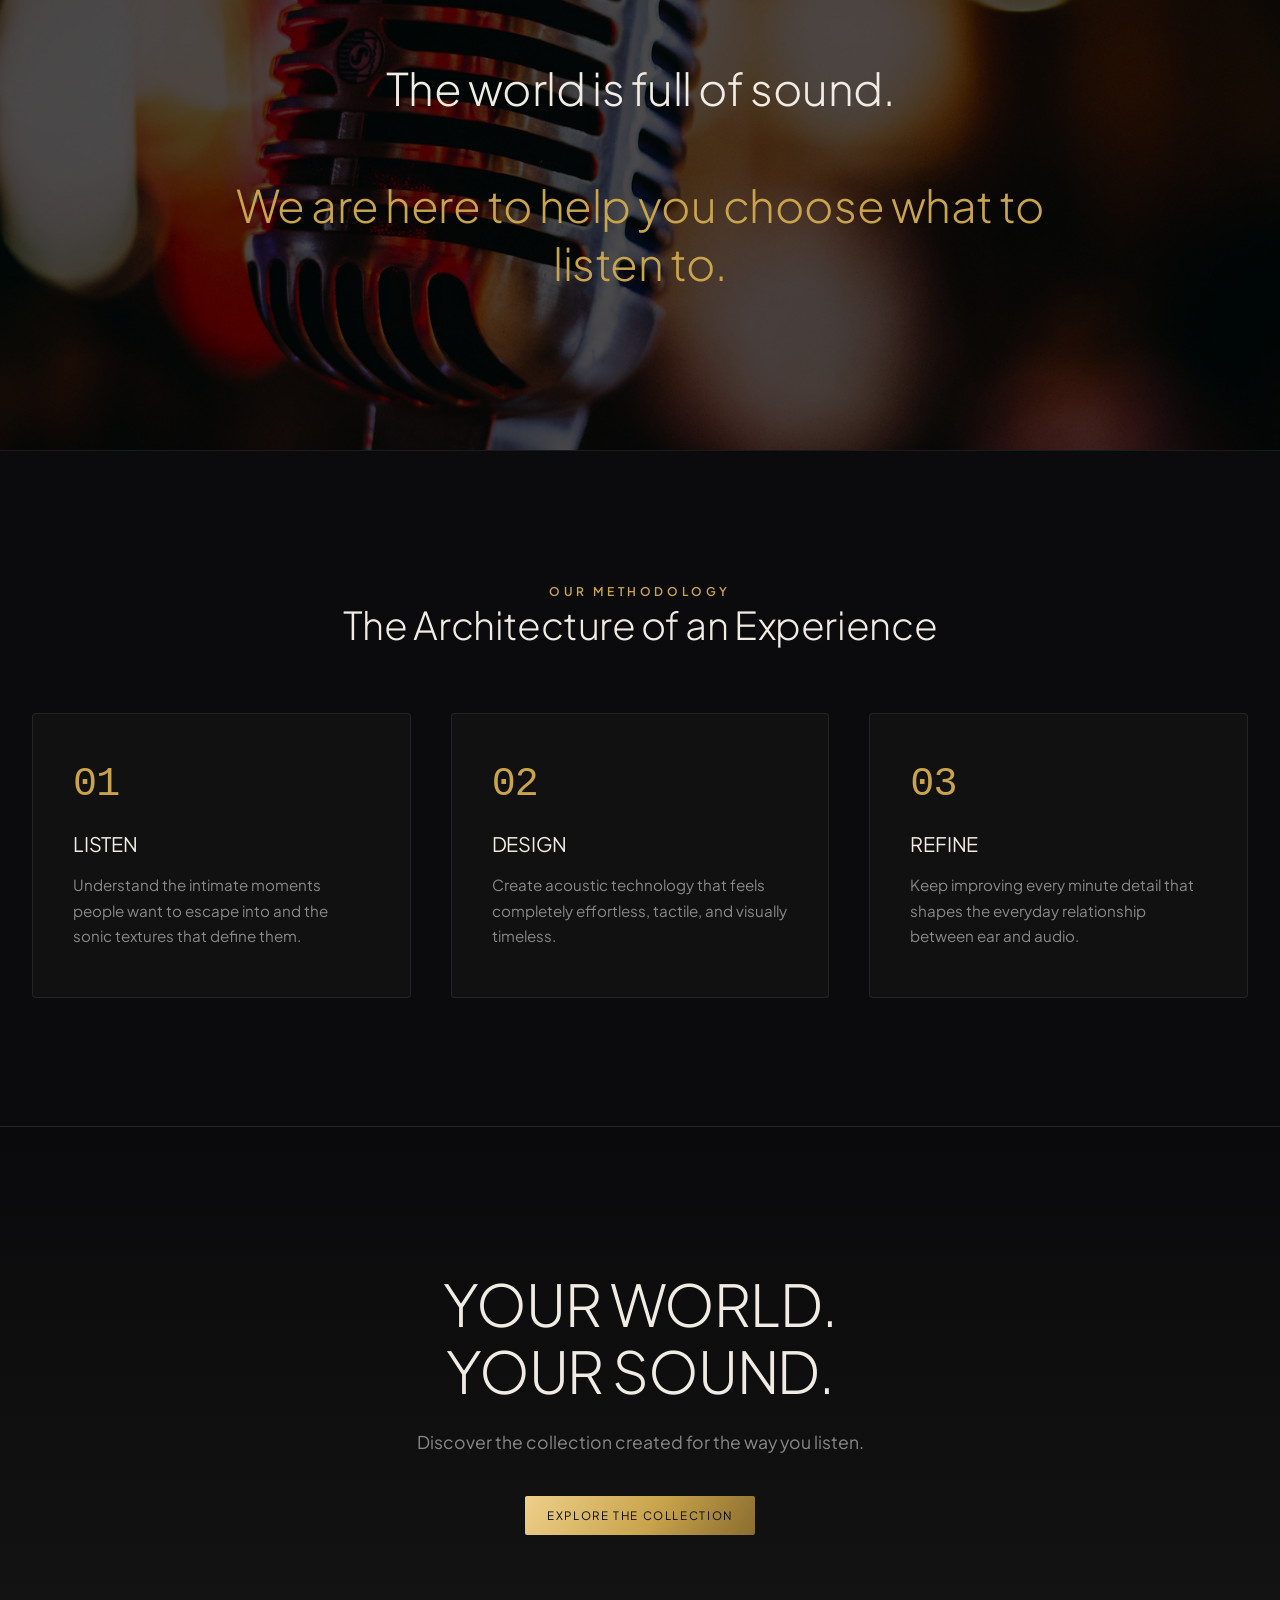
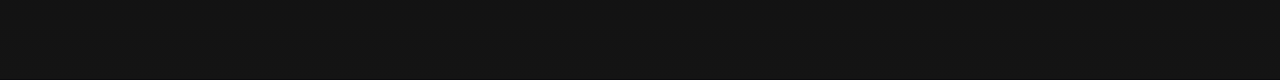
<file: about.html>
<!DOCTYPE html>
<html lang="en">
<head>
    <meta charset="UTF-8">
    <meta name="viewport" content="width=device-width, initial-scale=1.0">
    <title>Our Story | SONORA — Premium Audio</title>
    <link rel="preconnect" href="https://fonts.googleapis.com">
    <link rel="preconnect" href="https://fonts.gstatic.com" crossorigin>
    <link href="https://fonts.googleapis.com/css2?family=Plus+Jakarta+Sans:wght@300;400;500;600;700&display=swap" rel="stylesheet">
    <link rel="stylesheet" href="css/about.css">
    <link rel="stylesheet" href="css/nav.css">
    <link rel="stylesheet" href="css/style.css">
    <body>

    <!-- REUSABLE NAVBAR CONTAINER -->
    <div id="navbar-container"></div>

    <!-- 1. HERO SECTION -->
    <section class="story-hero">
        <div class="story-hero-content">
            <span class="eyebrow">THE SONORA STORY</span>
            <h1>Sound, Made Personal.</h1>
            <p>We believe the best listening experiences are the ones that make the world feel a little more yours.</p>
        </div>
    </section>

    <!-- 2. ORIGIN STORY SECTION -->
    <section class="editorial-section">
        <div class="editorial-row">
            <div class="editorial-img-container">
                <img src="images/premium-left.jfif" alt="SONORA Origin Story">
            </div>
            <div class="editorial-text">
                <span class="eyebrow">WHERE IT BEGAN</span>
                <h2>It Started With Listening.</h2>
                <p>SONORA was created around a simple idea: the way we listen shapes the way we experience the world.</p>
                <p>From the quiet moments of a morning commute to the songs that stay with us long after they end, sound has always been deeply personal.</p>
                <p>We wanted to create headphones that respect that relationship.</p>
            </div>
        </div>
    </section>

    <!-- 3. BRAND PHILOSOPHY -->
    <section class="philosophy-banner">
        <div class="philosophy-inner">
            <h2>WE DON'T BELIEVE IN MORE NOISE.<br><span>WE BELIEVE IN BETTER LISTENING.</span></h2>
        </div>
    </section>

    <!-- 4. THREE BRAND PRINCIPLES -->
    <section class="principles-section">
        <div class="principles-grid">
            <div class="principle-col">
                <h3>LISTEN DEEPLY</h3>
                <p>Every detail begins with the intimate experience of sound, capturing every nuance and spatial dimension as the artist intended.</p>
            </div>
            <div class="principle-col">
                <h3>DESIGN INTENTIONALLY</h3>
                <p>Nothing should exist without a reason. Every line, material, and curve serves both acoustic precision and enduring aesthetic value.</p>
            </div>
            <div class="principle-col">
                <h3>LIVE IN THE MOMENT</h3>
                <p>The best listening experience is the one that dissolves the boundaries around you and brings you fully into the present.</p>
            </div>
        </div>
    </section>

    <!-- 5. DESIGN AND SOUND SECTION -->
    <section class="editorial-section">
        <div class="editorial-row reverse">
            <div class="editorial-img-container">
                <img src="images/premium-right.jfif" alt="SONORA Form Meets Function">
            </div>
            <div class="editorial-text">
                <span class="eyebrow">FORM MEETS FUNCTION</span>
                <h2>Everything You Feel.<br>Everything You Hear.</h2>
                <p>From the shape of every curve to the balance of every sound, SONORA is designed around the idea that technology should feel entirely natural.</p>
                <p>Beautiful enough to belong in your personal space. Thoughtful enough to disappear completely when the music begins.</p>
            </div>
        </div>
    </section>

    <!-- 6. BRAND STATEMENT SECTION -->
    <section class="quote-section">
        <img src="images/bottom hero.jfif" alt="SONORA Acoustic Atmosphere" class="quote-bg-img">
        <div class="quote-content">
            <blockquote>
                The world is full of sound.<br><br>
                <span>We are here to help you choose what to listen to.</span>
            </blockquote>
        </div>
    </section>

    <!-- 7. OUR APPROACH -->
    <section class="approach-section">
        <div class="approach-header">
            <span class="eyebrow">OUR METHODOLOGY</span>
            <h2>The Architecture of an Experience</h2>
        </div>
        <div class="approach-grid">
            <div class="approach-card">
                <div class="approach-num">01</div>
                <h3>LISTEN</h3>
                <p>Understand the intimate moments people want to escape into and the sonic textures that define them.</p>
            </div>
            <div class="approach-card">
                <div class="approach-num">02</div>
                <h3>DESIGN</h3>
                <p>Create acoustic technology that feels completely effortless, tactile, and visually timeless.</p>
            </div>
            <div class="approach-card">
                <div class="approach-num">03</div>
                <h3>REFINE</h3>
                <p>Keep improving every minute detail that shapes the everyday relationship between ear and audio.</p>
            </div>
        </div>
    </section>

    <!-- 8. FINAL CTA SECTION -->
    <section class="story-cta">
        <div class="story-cta-content">
            <h2>YOUR WORLD.<br>YOUR SOUND.</h2>
            <p>Discover the collection created for the way you listen.</p>
            <a href="collections.html" class="btn-gold-shine">EXPLORE THE COLLECTION</a>
        </div>
    </section>

    <!-- EXISTING SCRIPTS -->
    <script src="nav.js"></script>
    <script>
        // Page-specific subtle entrance animation triggers
        document.addEventListener('DOMContentLoaded', () => {
            const sections = document.querySelectorAll('.editorial-section, .principles-section, .approach-section');
            
            const observer = new IntersectionObserver((entries) => {
                entries.forEach(entry => {
                    if(entry.isIntersecting) {
                        entry.target.style.opacity = '1';
                        entry.target.style.transform = 'translateY(0)';
                    }
                });
            }, { threshold: 0.1 });

            sections.forEach(sec => {
                sec.style.opacity = '0';
                sec.style.transform = 'translateY(20px)';
                sec.style.transition = 'opacity 0.8s cubic-bezier(0.16, 1, 0.3, 1), transform 0.8s cubic-bezier(0.16, 1, 0.3, 1)';
                observer.observe(sec);
            });
        });
    </script>
</body>
</html>
</file>
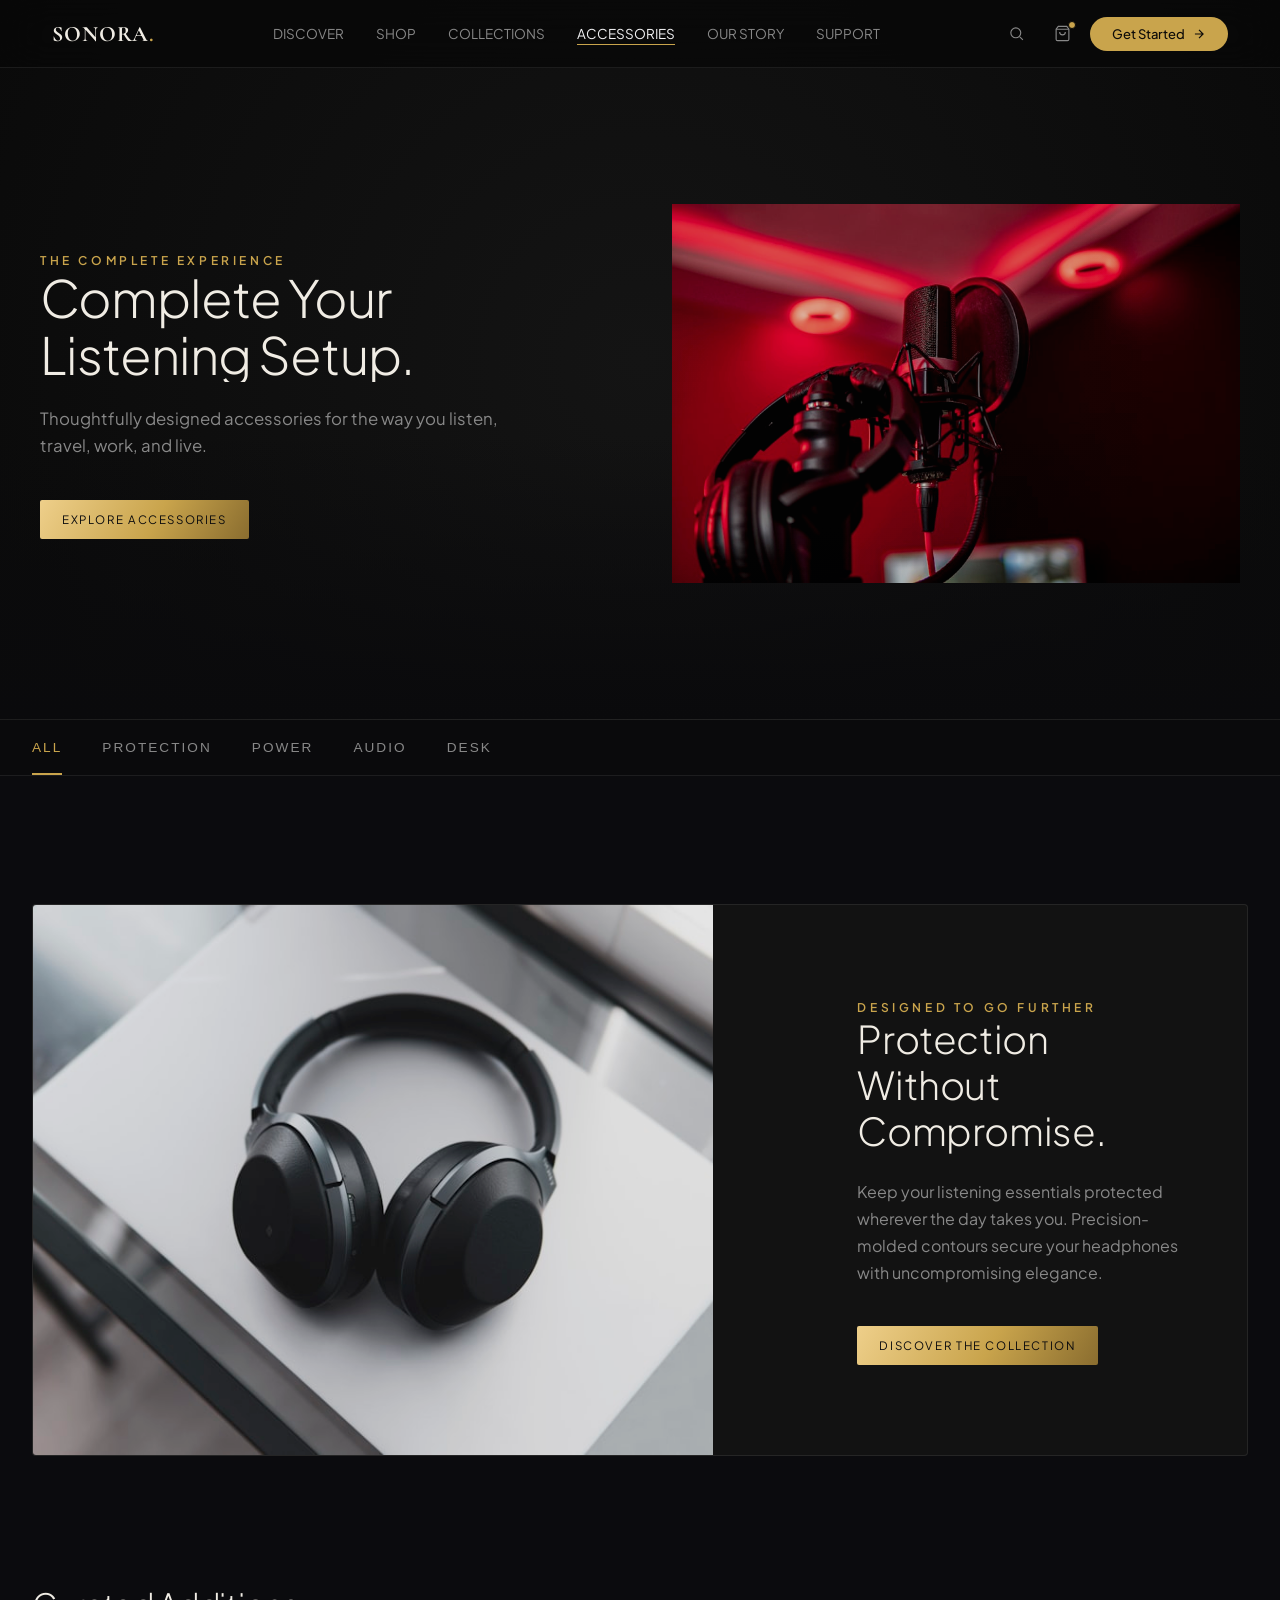
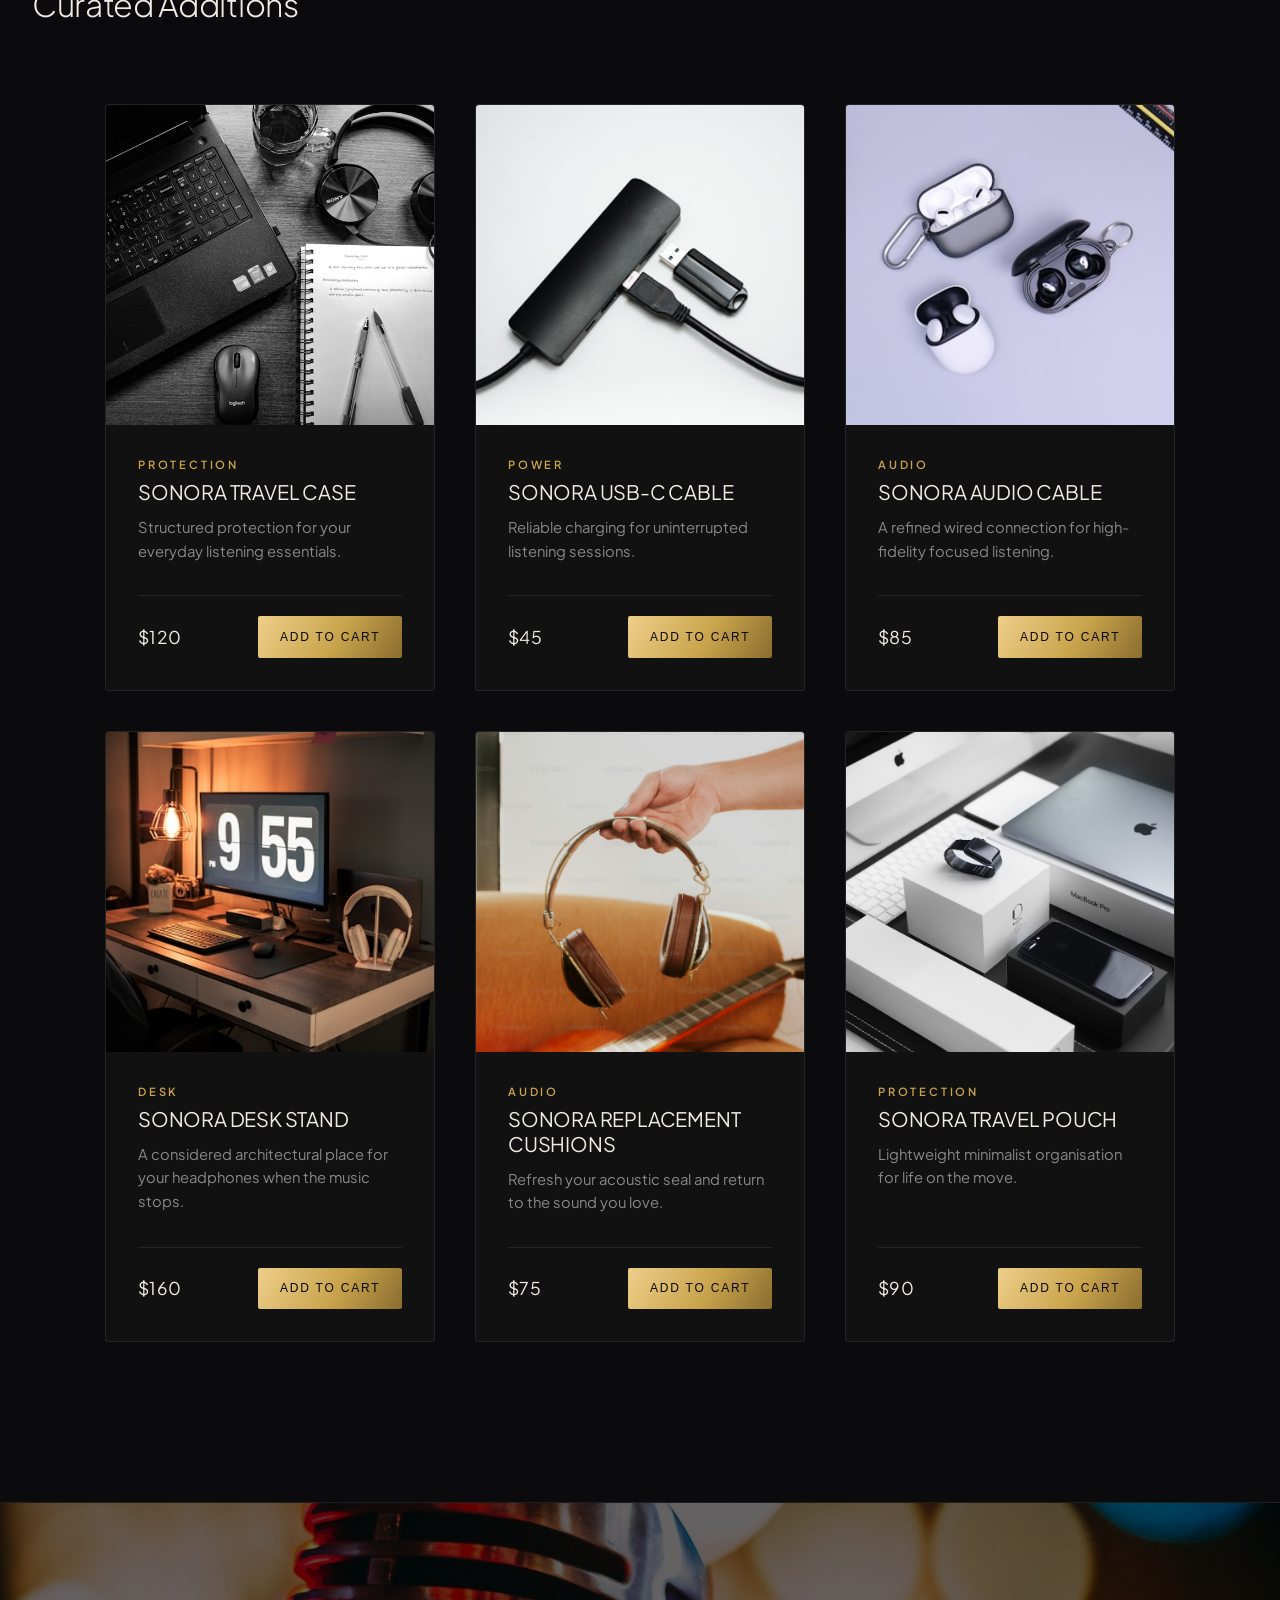
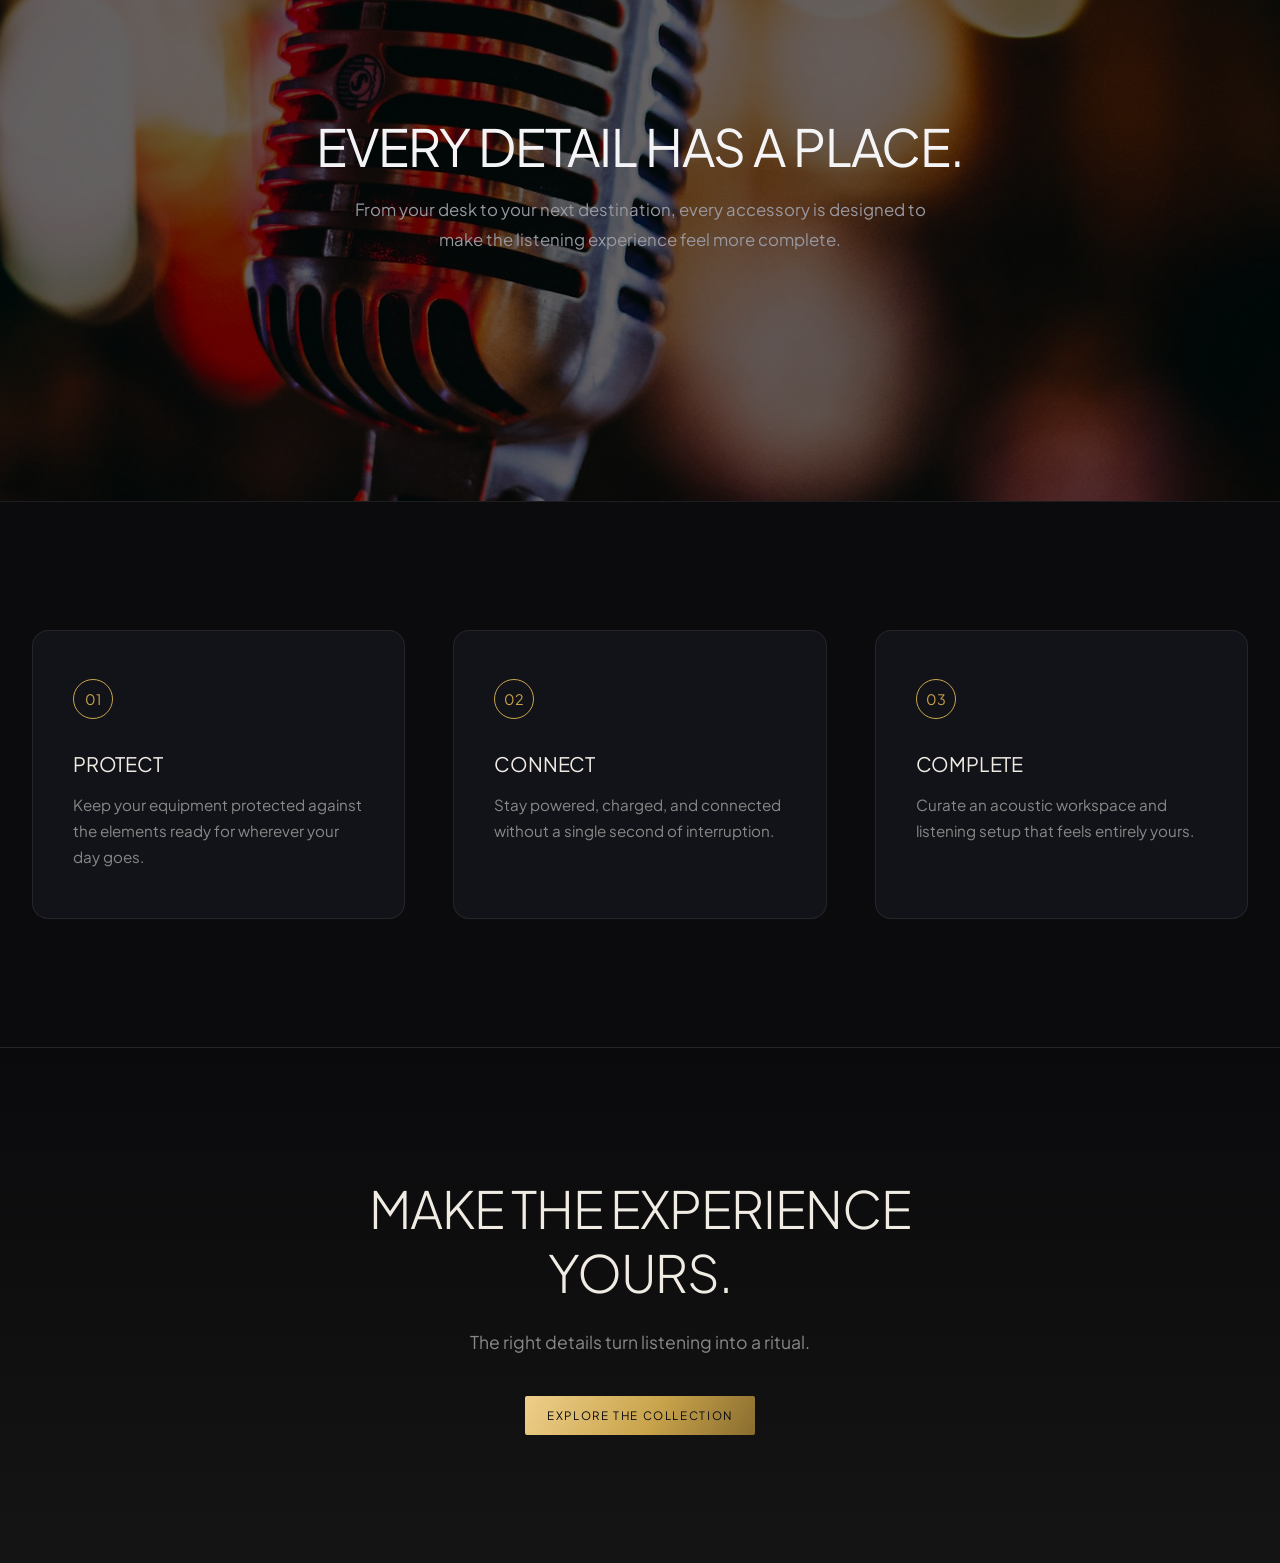
<file: accessories.html>
<!DOCTYPE html>
<html lang="en">
<head>
    <meta charset="UTF-8">
    <meta name="viewport" content="width=device-width, initial-scale=1.0">
    <title>Accessories | SONORA — Premium Audio</title>
    
    <link rel="preconnect" href="https://fonts.googleapis.com">
    <link rel="preconnect" href="https://fonts.gstatic.com" crossorigin>
    <link href="https://fonts.googleapis.com/css2?family=Plus+Jakarta+Sans:wght@300;400;500;600;700&display=swap" rel="stylesheet">
    <link rel="stylesheet" href="css/accessories.css">
    <link rel="stylesheet" href="css/nav.css">
    <link rel="stylesheet" href="css/style.css">
    <body>

    <!-- REUSABLE NAVBAR CONTAINER -->
    <div id="navbar-container"></div>

    <!-- 1. HERO SECTION -->
    <section class="accessories-hero">
        <div class="hero-content-wrapper">
            <div class="hero-text">
                <span class="eyebrow">THE COMPLETE EXPERIENCE</span>
                <h1>Complete Your Listening Setup.</h1> 
                <p>Thoughtfully designed accessories for the way you listen, travel, work, and live.</p>
                <a href="#products" class="btn-gold-shine">EXPLORE ACCESSORIES</a>
            </div>
            <div class="hero-visual">
                <!-- Placeholder for high-end cinematic studio composition -->
                <img src="images/asseccories-hero.jfif" alt="SONORA Luxury Accessories">
            </div>
        </div>
    </section>

    <!-- 2. CATEGORY NAVIGATION -->
    <nav class="category-nav-section">
        <div class="category-container">
            <button class="cat-btn active" data-filter="all">ALL</button>
            <button class="cat-btn" data-filter="protection">PROTECTION</button>
            <button class="cat-btn" data-filter="power">POWER</button>
            <button class="cat-btn" data-filter="audio">AUDIO</button>
            <button class="cat-btn" data-filter="desk">DESK</button>
        </div>
    </nav>

    <!-- 3. FEATURED ACCESSORY SECTION -->
    <section class="editorial-feature">
        <div class="editorial-grid">
            <div class="editorial-img-wrap">
                <img src="images/studio-headphone.jfif" alt="SONORA Hard-Shell Travel Case">
            </div>
            <div class="editorial-content">
                <span class="eyebrow">DESIGNED TO GO FURTHER</span>
                <h2>Protection Without Compromise.</h2>
                <p>Keep your listening essentials protected wherever the day takes you. Precision-molded contours secure your headphones with uncompromising elegance.</p>
                <a href="#products" class="btn-gold-shine">DISCOVER THE COLLECTION</a>
            </div>
        </div>
    </section>

    <!-- 4. ACCESSORY PRODUCT GRID -->
    <section class="products-section" id="products">
        <div class="section-header">
            <h2>Curated Additions</h2>
        </div>
        <div class="product-grid">
            
            <!-- Product 1 -->
            <div class="accessory-card" data-category="protection">
                <div class="card-img-wrap">
                    <img src="images/travel-case.jfif" alt="SONORA Travel Case">
                </div>
                <div class="card-info">
                    <span class="card-category">PROTECTION</span>
                    <h3 class="card-title">SONORA TRAVEL CASE</h3>
                    <p class="card-desc">Structured protection for your everyday listening essentials.</p>
                    <div class="card-footer-row">
                        <span class="card-price">$120</span>
                        <button class="card-action-btn">ADD TO CART</button>
                    </div>
                </div>
            </div>

            <!-- Product 2 -->
            <div class="accessory-card" data-category="power">
                <div class="card-img-wrap">
                    <img src="images/SONORA. USB.jfif" alt="SONORA USB-C Cable">
                </div>
                <div class="card-info">
                    <span class="card-category">POWER</span>
                    <h3 class="card-title">SONORA USB-C CABLE</h3>
                    <p class="card-desc">Reliable charging for uninterrupted listening sessions.</p>
                    <div class="card-footer-row">
                        <span class="card-price">$45</span>
                        <button class="card-action-btn">ADD TO CART</button>
                    </div>
                </div>
            </div>

            <!-- Product 3 -->
            <div class="accessory-card" data-category="audio">
                <div class="card-img-wrap">
                    <img src="images/discover-product-img-02.jfif" alt="SONORA Audio Cable">
                </div>
                <div class="card-info">
                    <span class="card-category">AUDIO</span>
                    <h3 class="card-title">SONORA AUDIO CABLE</h3>
                    <p class="card-desc">A refined wired connection for high-fidelity focused listening.</p>
                    <div class="card-footer-row">
                        <span class="card-price">$85</span>
                        <button class="card-action-btn">ADD TO CART</button>
                    </div>
                </div>
            </div>

            <!-- Product 4 -->
            <div class="accessory-card" data-category="desk">
                <div class="card-img-wrap">
                    <img src="images/SONORA. desk-stand.jfif" alt="SONORA Desk Stand">
                </div>
                <div class="card-info">
                    <span class="card-category">DESK</span>
                    <h3 class="card-title">SONORA DESK STAND</h3>
                    <p class="card-desc">A considered architectural place for your headphones when the music stops.</p>
                    <div class="card-footer-row">
                        <span class="card-price">$160</span>
                        <button class="card-action-btn">ADD TO CART</button>
                    </div>
                </div>
            </div>

            <!-- Product 5 -->
            <div class="accessory-card" data-category="audio">
                <div class="card-img-wrap">
                    <img src="images/product-02.jfif" alt="SONORA Replacement Cushions">
                </div>
                <div class="card-info">
                    <span class="card-category">AUDIO</span>
                    <h3 class="card-title">SONORA REPLACEMENT CUSHIONS</h3>
                    <p class="card-desc">Refresh your acoustic seal and return to the sound you love.</p>
                    <div class="card-footer-row">
                        <span class="card-price">$75</span>
                        <button class="card-action-btn">ADD TO CART</button>
                    </div>
                </div>
            </div>

            <!-- Product 6 -->
            <div class="accessory-card" data-category="protection">
                <div class="card-img-wrap">
                    <img src="images/SONORA.travel pounch.jfif" alt="SONORA Travel Pouch">
                </div>
                <div class="card-info">
                    <span class="card-category">PROTECTION</span>
                    <h3 class="card-title">SONORA TRAVEL POUCH</h3>
                    <p class="card-desc">Lightweight minimalist organisation for life on the move.</p>
                    <div class="card-footer-row">
                        <span class="card-price">$90</span>
                        <button class="card-action-btn">ADD TO CART</button>
                    </div>
                </div>
            </div>

        </div>
    </section>

    <!-- 5. LIFESTYLE EDITORIAL SECTION -->
    <section class="lifestyle-banner">
        <img src="images/bottom hero.jfif" alt="SONORA Lifestyle Detail">
        <div class="lifestyle-content">
            <h2>EVERY DETAIL HAS A PLACE.</h2>
            <p>From your desk to your next destination, every accessory is designed to make the listening experience feel more complete.</p>
        </div>
    </section>

    <!-- 6. WHY ACCESSORIES MATTER SECTION -->
    <section class="why-section">
        <div class="why-grid">
            <div class="why-card">
                <div class="why-icon">01</div>
                <h3>PROTECT</h3>
                <p>Keep your equipment protected against the elements ready for wherever your day goes.</p>
            </div>
            <div class="why-card">
                <div class="why-icon">02</div>
                <h3>CONNECT</h3>
                <p>Stay powered, charged, and connected without a single second of interruption.</p>
            </div>
            <div class="why-card">
                <div class="why-icon">03</div>
                <h3>COMPLETE</h3>
                <p>Curate an acoustic workspace and listening setup that feels entirely yours.</p>
            </div>
        </div>
    </section>

    <!-- 7. FINAL CTA SECTION -->
    <section class="final-cta">
        <div class="final-cta-content">
            <h2>MAKE THE EXPERIENCE YOURS.</h2>
            <p>The right details turn listening into a ritual.</p>
            <a href="#products" class="btn-gold-shine">EXPLORE THE COLLECTION</a>
        </div>
    </section>

    <!-- EXISTING SCRIPTS -->
    <script src="nav.js"></script>
    <script>
        // Page-specific interactions (Category Filter & Hover enhancements)
        document.addEventListener('DOMContentLoaded', () => {
            const catButtons = document.querySelectorAll('.cat-btn');
            const productCards = document.querySelectorAll('.accessory-card');

            catButtons.forEach(btn => {
                btn.addEventListener('click', () => {
                    // Update active button state
                    catButtons.forEach(b => b.classList.remove('active'));
                    btn.classList.add('active');

                    const filterValue = btn.getAttribute('data-filter');

                    productCards.forEach(card => {
                        const cardCategory = card.getAttribute('data-category');
                        if (filterValue === 'all' || cardCategory === filterValue) {
                            card.style.display = 'flex';
                            setTimeout(() => { card.style.opacity = '1'; }, 50);
                        } else {
                            card.style.opacity = '0';
                            setTimeout(() => { card.style.display = 'none'; }, 300);
                        }
                    });
                });
            });
        });
    </script>
</body>
</html>
</file>
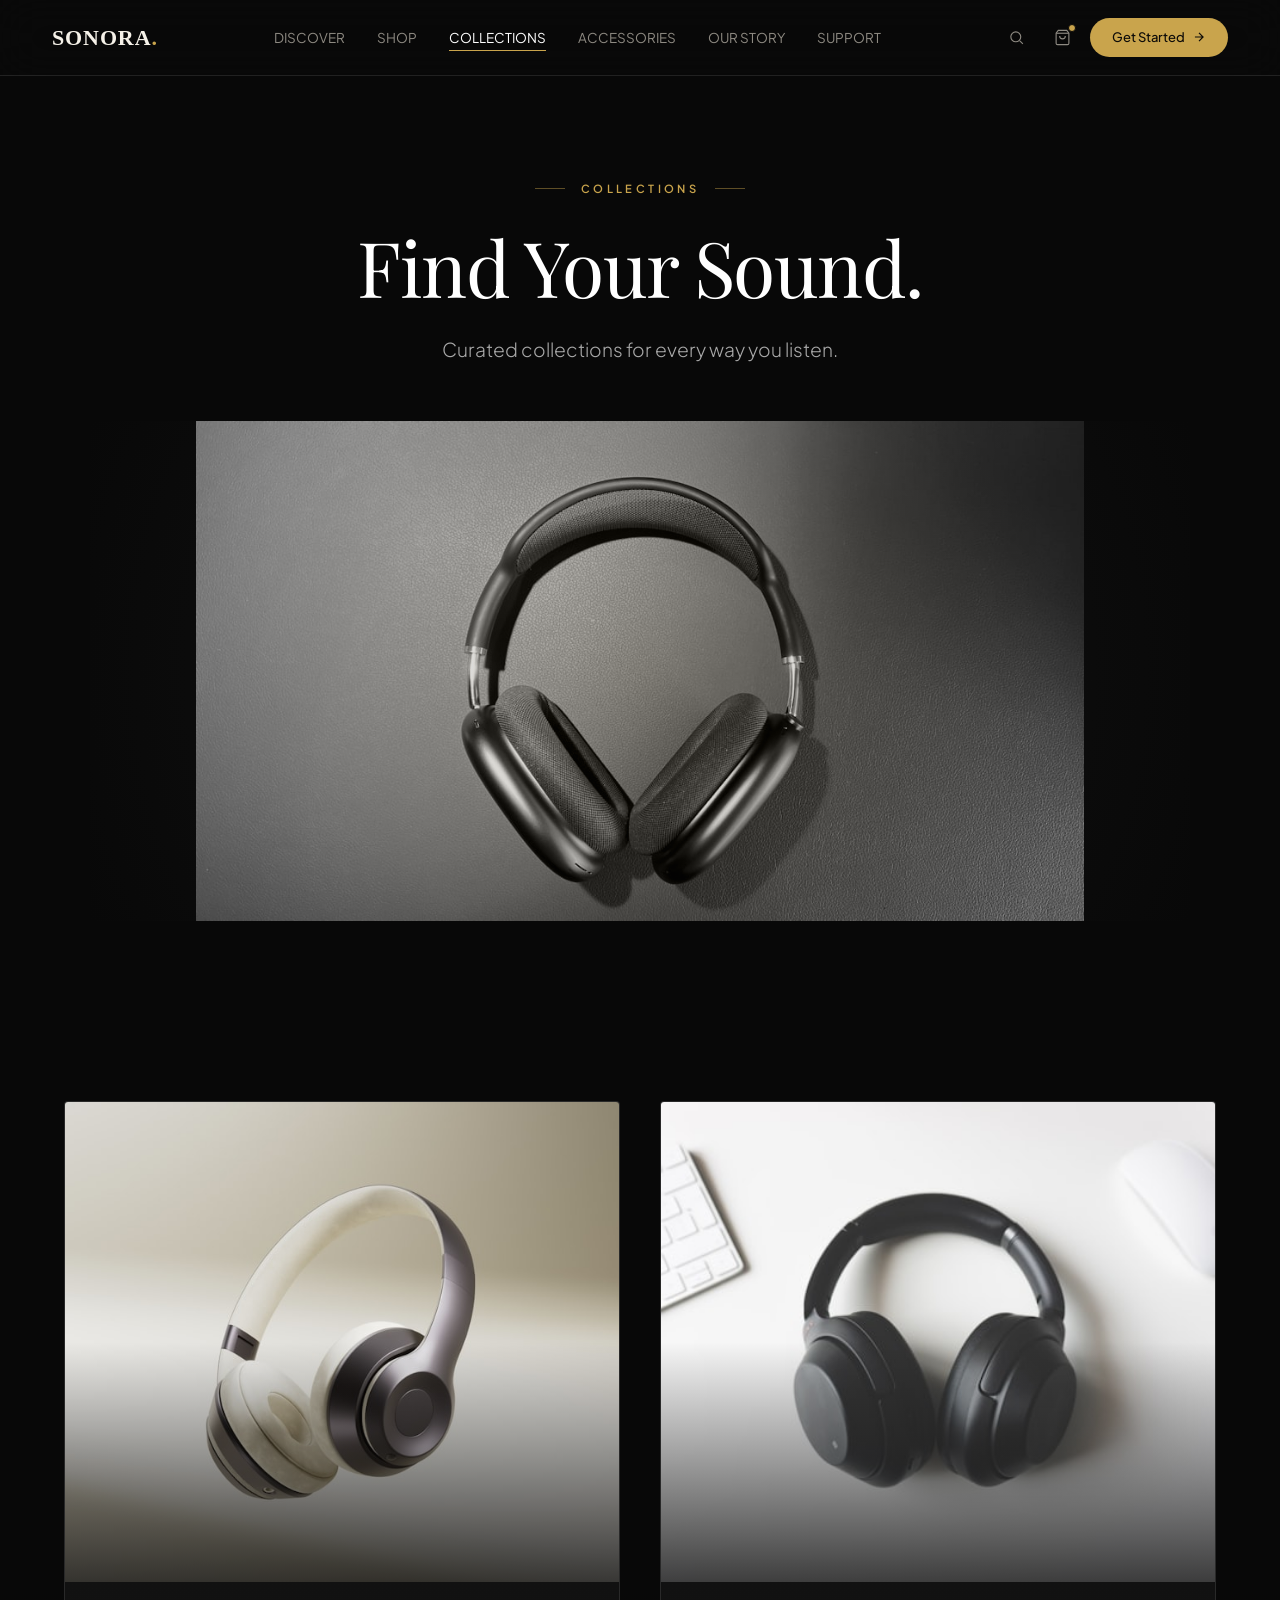
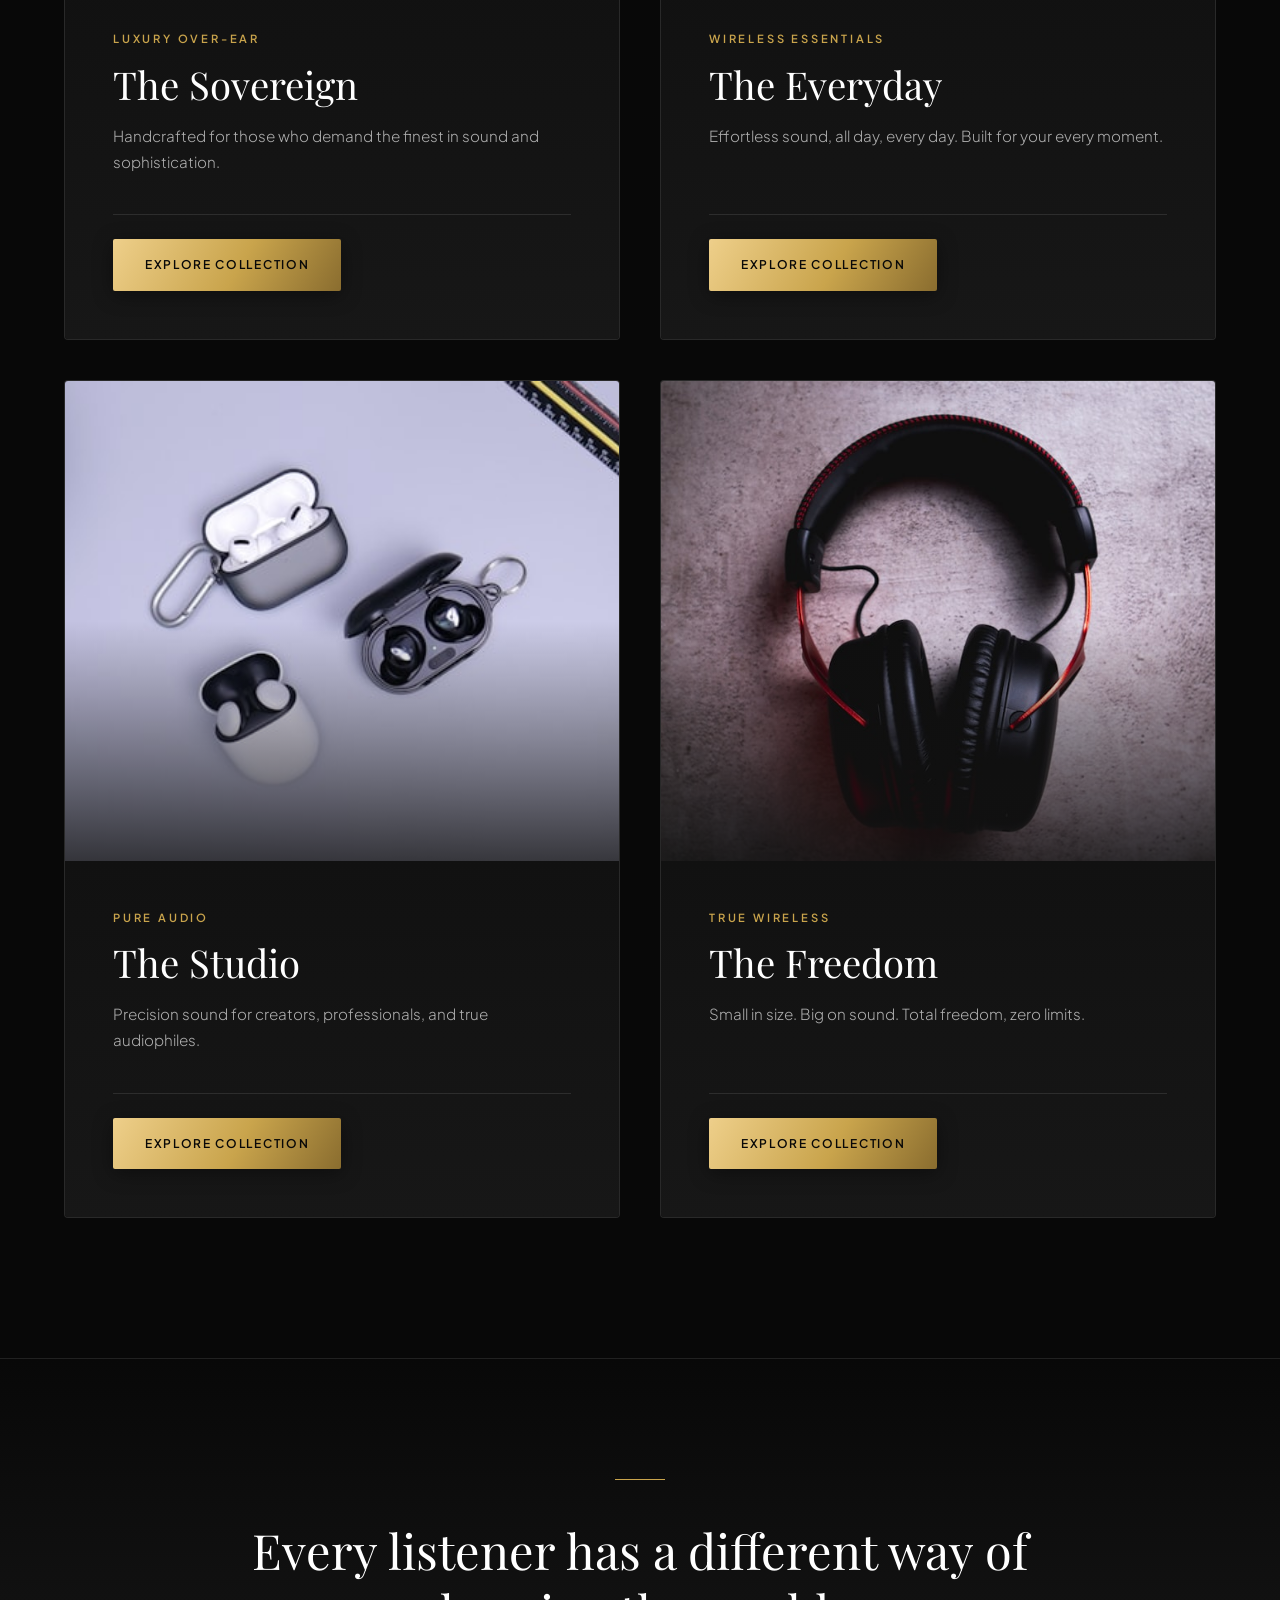
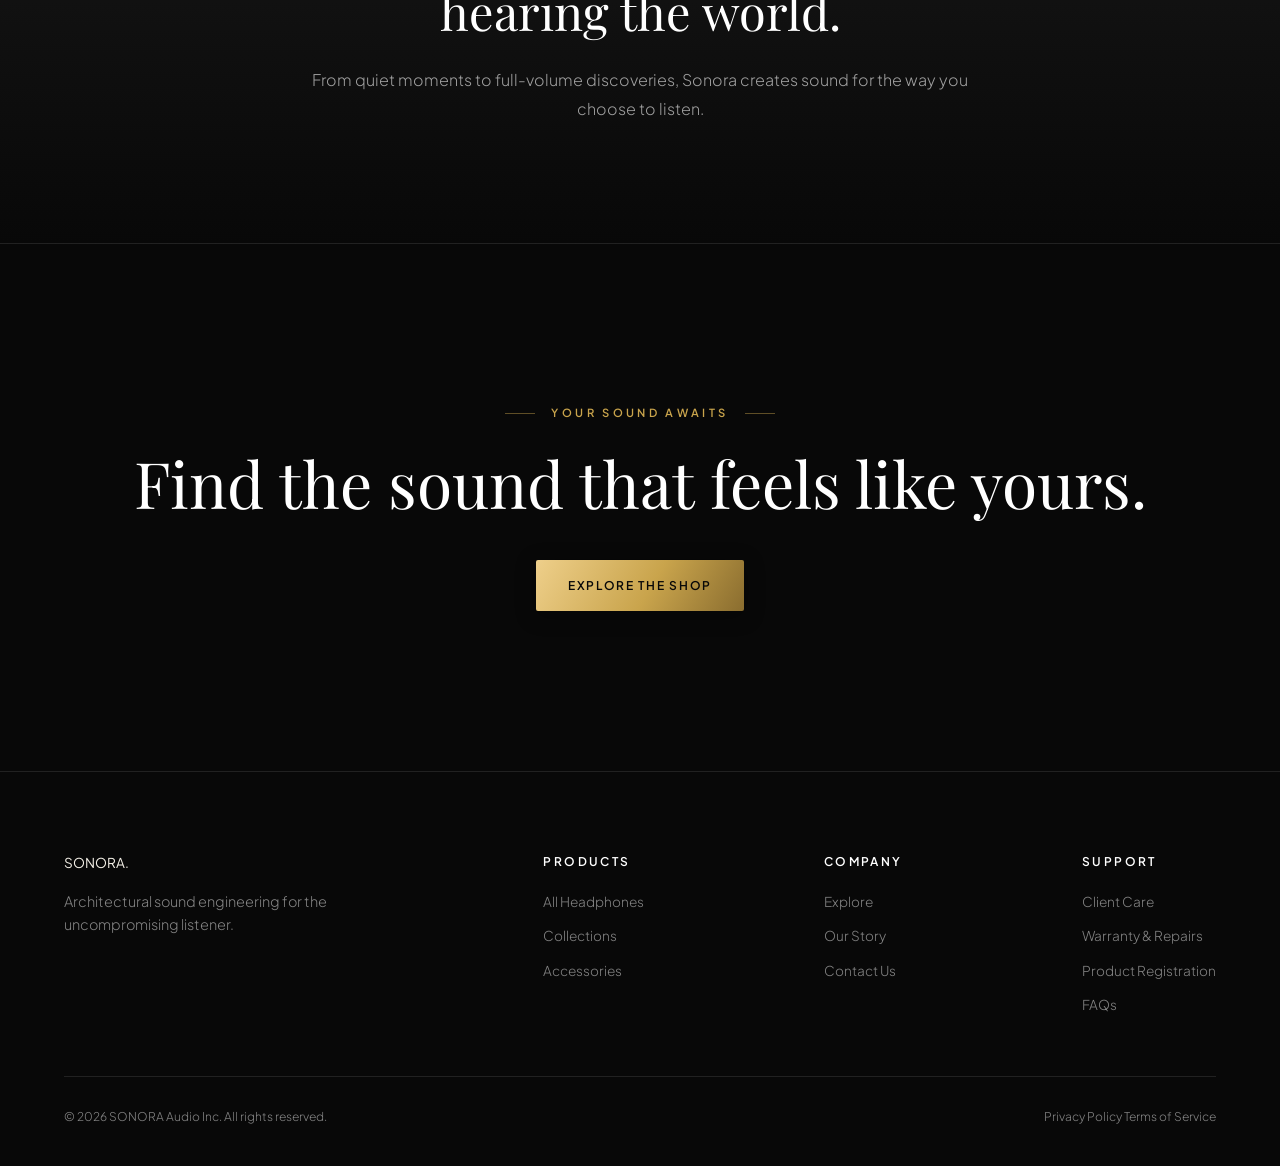
<file: collections.html>
<!DOCTYPE html>
<html lang="en">
<head>
    <meta charset="UTF-8">
    <meta name="viewport" content="width=device-width, initial-scale=1.0">
    <title>Collections — SONORA</title>
    <link rel="preconnect" href="https://fonts.googleapis.com">
    <link rel="preconnect" href="https://fonts.gstatic.com" crossorigin>
    <link href="https://fonts.googleapis.com/css2?family=Plus+Jakarta+Sans:wght@300;400;500;600&family=Playfair+Display:ital,wght@0,400;0,500;0,600;0,700;1,400&display=swap" rel="stylesheet">
    <link rel="stylesheet" href="css/collections.css">
    <link rel="stylesheet" href="css/nav.css">
    
</head>
<body>
         <div id="navbar-container"></div>
    <!-- ==========================================================
       SECTION 1: HERO
       ========================================================== -->
    <section class="hero-section">
        <div class="eyebrow">Collections</div>
        <h1 class="hero-title">Find Your Sound.</h1>
        <p class="hero-subtitle">Curated collections for every way you listen.</p>
        
        <div class="hero-image-container">
            <img src="images/hero-collection-01.jfif" alt="SONORA Luxury Over-Ear Headphones">
        </div>
    </section>

    <!-- ==========================================================
       SECTION 2: COLLECTION DIRECTORY
       ========================================================== -->
    <main class="collections-section">
        <div class="collection-grid">
            
            <!-- COLLECTION 1 -->
            <article class="collection-card">
                <div class="card-image-wrapper">
                    <img src="images/collection-02.jfif" alt="The Sovereign Flagship Headphones">
                </div>
                <div class="card-content">
                    <div>
                        <div class="card-category">Luxury Over-Ear</div>
                        <h2 class="card-title">The Sovereign</h2>
                        <p class="card-description">Handcrafted for those who demand the finest in sound and sophistication.</p>
                    </div>
                    <div class="card-footer">
                        <a href="shop.html" class="btn-gold-shine">Explore Collection</a>
                    </div>
                </div>
            </article>

            <!-- COLLECTION 2 -->
            <article class="collection-card">
                <div class="card-image-wrapper">
                    <img src="images/discover-product-img-03.jfif" alt="The Everyday Wireless Essentials">
                </div>
                <div class="card-content">
                    <div>
                        <div class="card-category">Wireless Essentials</div>
                        <h2 class="card-title">The Everyday</h2>
                        <p class="card-description">Effortless sound, all day, every day. Built for your every moment.</p>
                    </div>
                    <div class="card-footer">
                        <a href="shop.html" class="btn-gold-shine">Explore Collection</a>
                    </div>
                </div>
            </article>

            <!-- COLLECTION 3 -->
            <article class="collection-card">
                <div class="card-image-wrapper">
                    <img src="images/discover-product-img-02.jfif" alt="The Studio Pure Audio Equipment">
                </div>
                <div class="card-content">
                    <div>
                        <div class="card-category">Pure Audio</div>
                        <h2 class="card-title">The Studio</h2>
                        <p class="card-description">Precision sound for creators, professionals, and true audiophiles.</p>
                    </div>
                    <div class="card-footer">
                        <a href="shop.html" class="btn-gold-shine">Explore Collection</a>
                    </div>
                </div>
            </article>

            <!-- COLLECTION 4 -->
            <article class="collection-card">
                <div class="card-image-wrapper">
                    <img src="images/collection-03.jfif" alt="The Freedom True Wireless Earbuds">   
                </div>
                <div class="card-content">
                    <div>
                        <div class="card-category">True Wireless</div>
                        <h2 class="card-title">The Freedom</h2>
                        <p class="card-description">Small in size. Big on sound. Total freedom, zero limits.</p>
                    </div>
                    <div class="card-footer">
                        <a href="shop.html" class="btn-gold-shine">Explore Collection</a>
                    </div>
                </div>
            </article>

        </div>
    </main>

    <!-- ==========================================================
       SECTION 3: EDITORIAL BRAND STATEMENT
       ========================================================== -->
    <section class="editorial-section">
        <div class="editorial-container">
            <div class="editorial-divider"></div>
            <h2 class="editorial-heading">Every listener has a different way of hearing the world.</h2>
            <p class="editorial-text">From quiet moments to full-volume discoveries, Sonora creates sound for the way you choose to listen.</p>
        </div>
    </section>

    <!-- ==========================================================
       SECTION 4: FINAL CTA
       ========================================================== -->
    <section class="final-cta-section">
        <div class="eyebrow">YOUR SOUND AWAITS</div>
        <h2 class="final-cta-title">Find the sound that feels like yours.</h2>
        <a href="shop.html" class="btn-gold-shine">Explore the Shop</a>
    </section>

  <!-- ==========================================================
     GENERIC FOOTER
     ========================================================== -->
<footer>
    <div class="footer-container">

        <!-- Brand -->
        <div class="footer-brand">
            <a href="index.html" class="nav-logo">SONORA.</a>
            <p>
                Architectural sound engineering for the uncompromising listener.
            </p>
        </div>

        <!-- Products -->
        <div class="footer-links-group">
            <h4>Products</h4>
            <ul>
                <li><a href="shop.html">All Headphones</a></li>
                <li><a href="collections.html">Collections</a></li>
                <li><a href="accessories.html">Accessories</a></li>
            </ul>
        </div>

        <!-- Company -->
        <div class="footer-links-group">
            <h4>Company</h4>
            <ul>
                 <li><a href="index.html">Explore</a></li>
                <li><a href="about.html">Our Story</a></li>
                <li><a href="support.html">Contact Us</a></li>
               
            </ul>
        </div>

        <!-- Support -->
        <div class="footer-links-group">
            <h4>Support</h4>
            <ul>
                <li><a href="support.html">Client Care</a></li>
                <li><a href="support.html">Warranty & Repairs</a></li>
                <li><a href="support.html">Product Registration</a></li>
                <li><a href="faq.html">FAQs</a></li>
            </ul>
        </div>

    </div>

    <!-- Footer Bottom -->
    <div class="footer-bottom">
        <p>&copy; 2026 SONORA Audio Inc. All rights reserved.</p>

        <div class="footer-legal-links">
            <a href="privacy.html">Privacy Policy</a>
            <a href="terms.html">Terms of Service</a>
        </div>
    </div>
</footer>
    <script src="nav.js"></script>
</body>
</html>
</file>
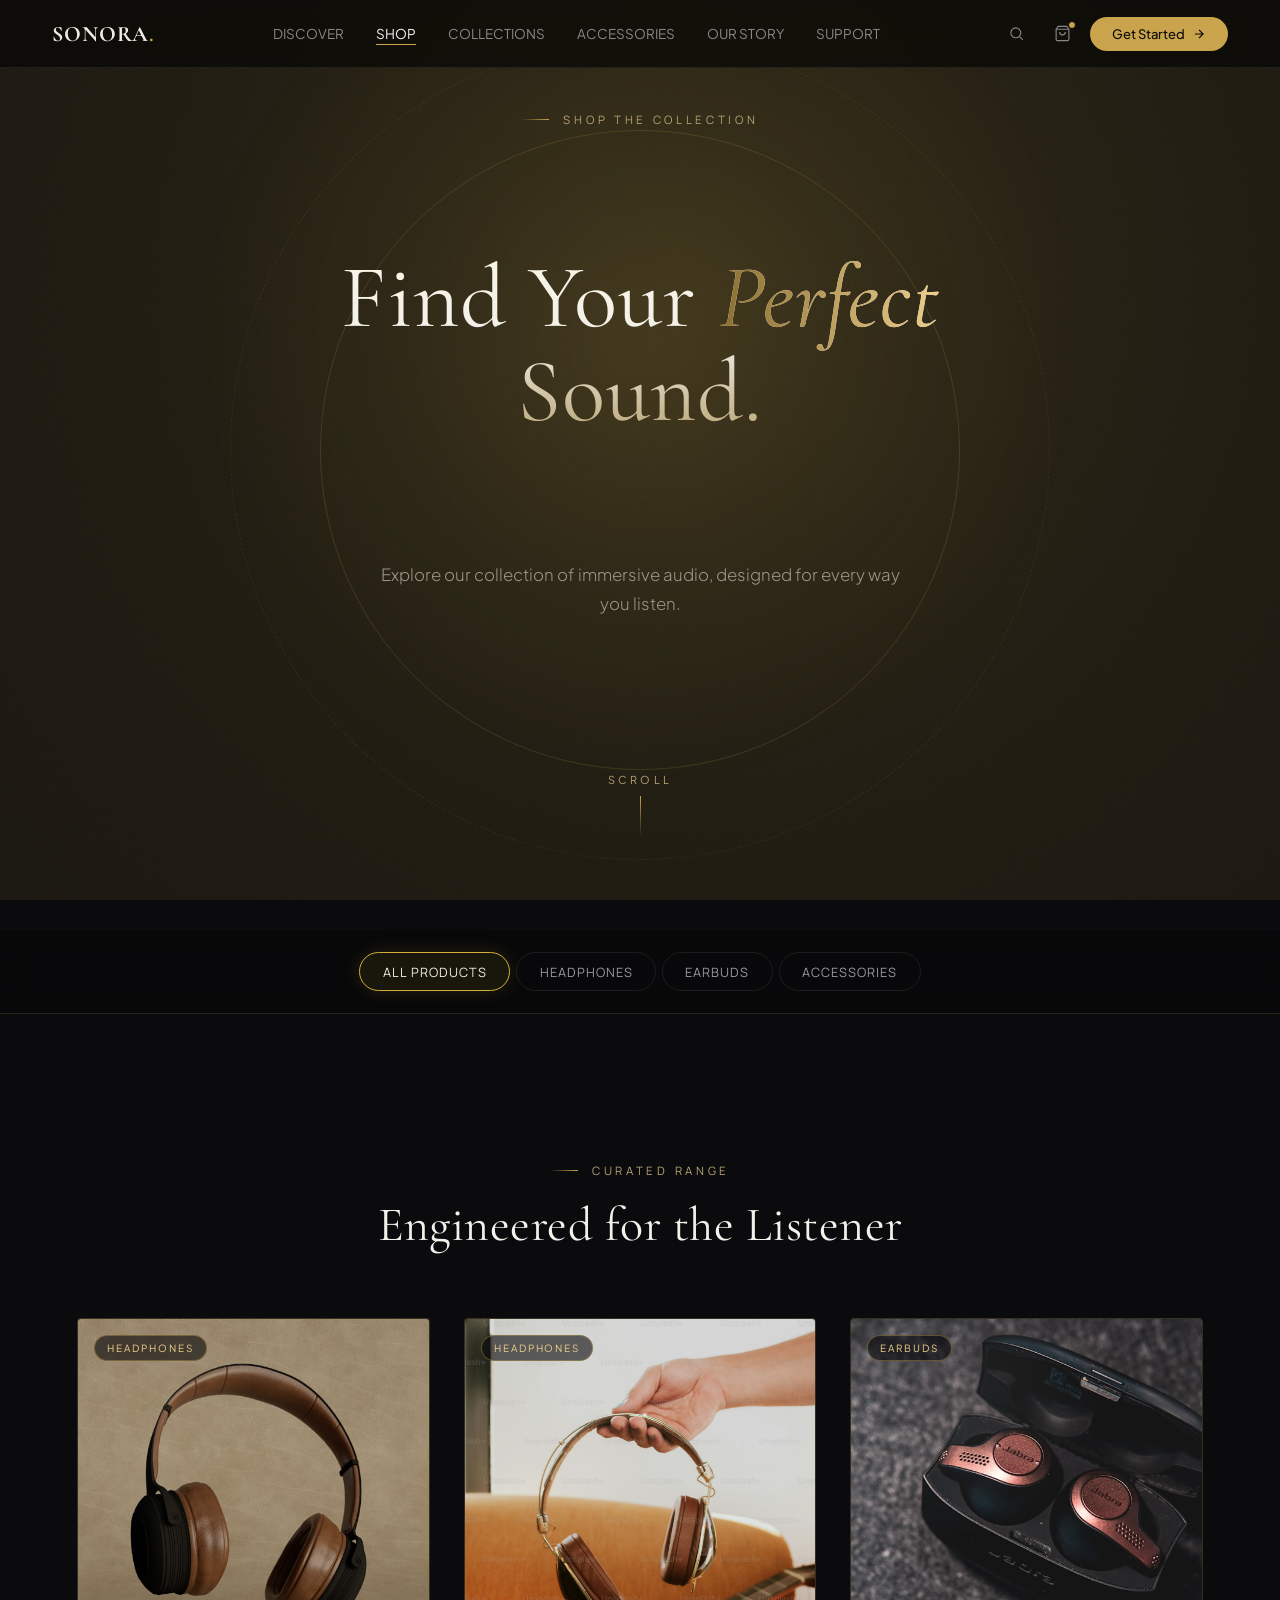
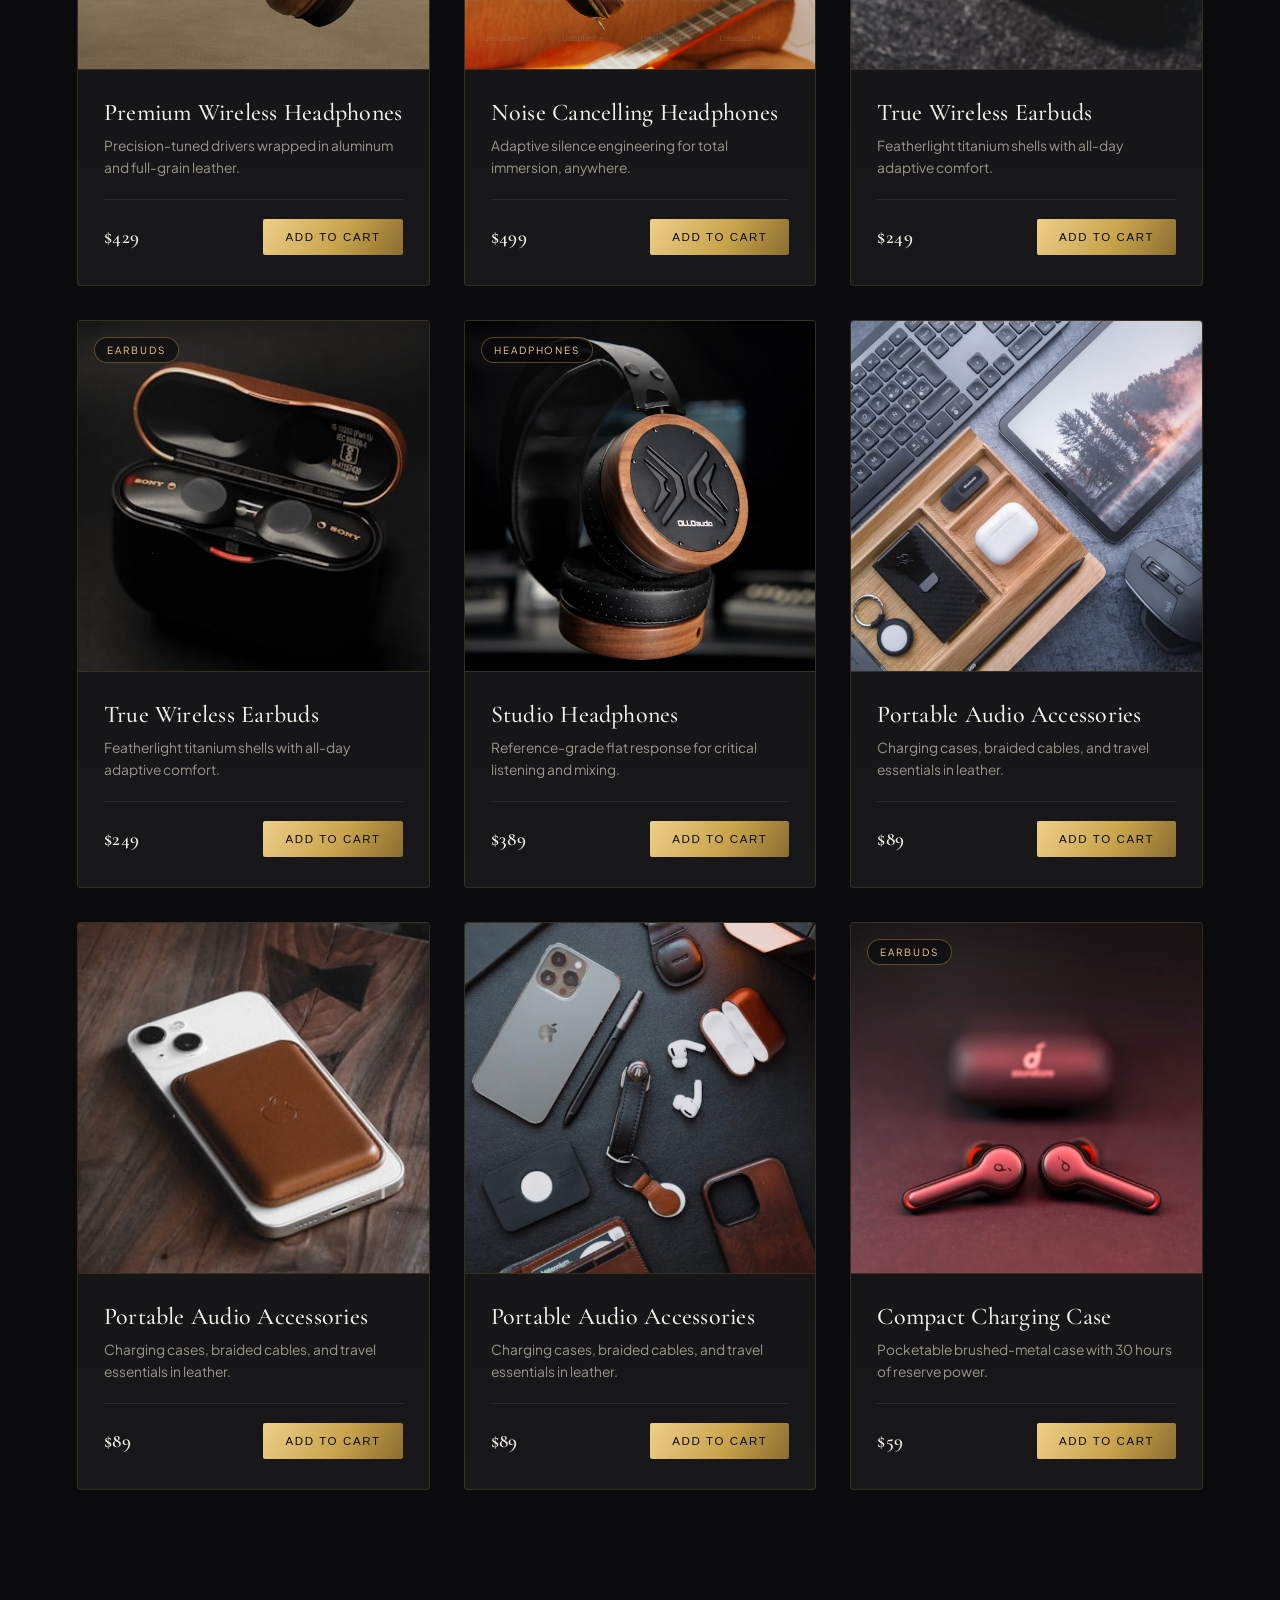
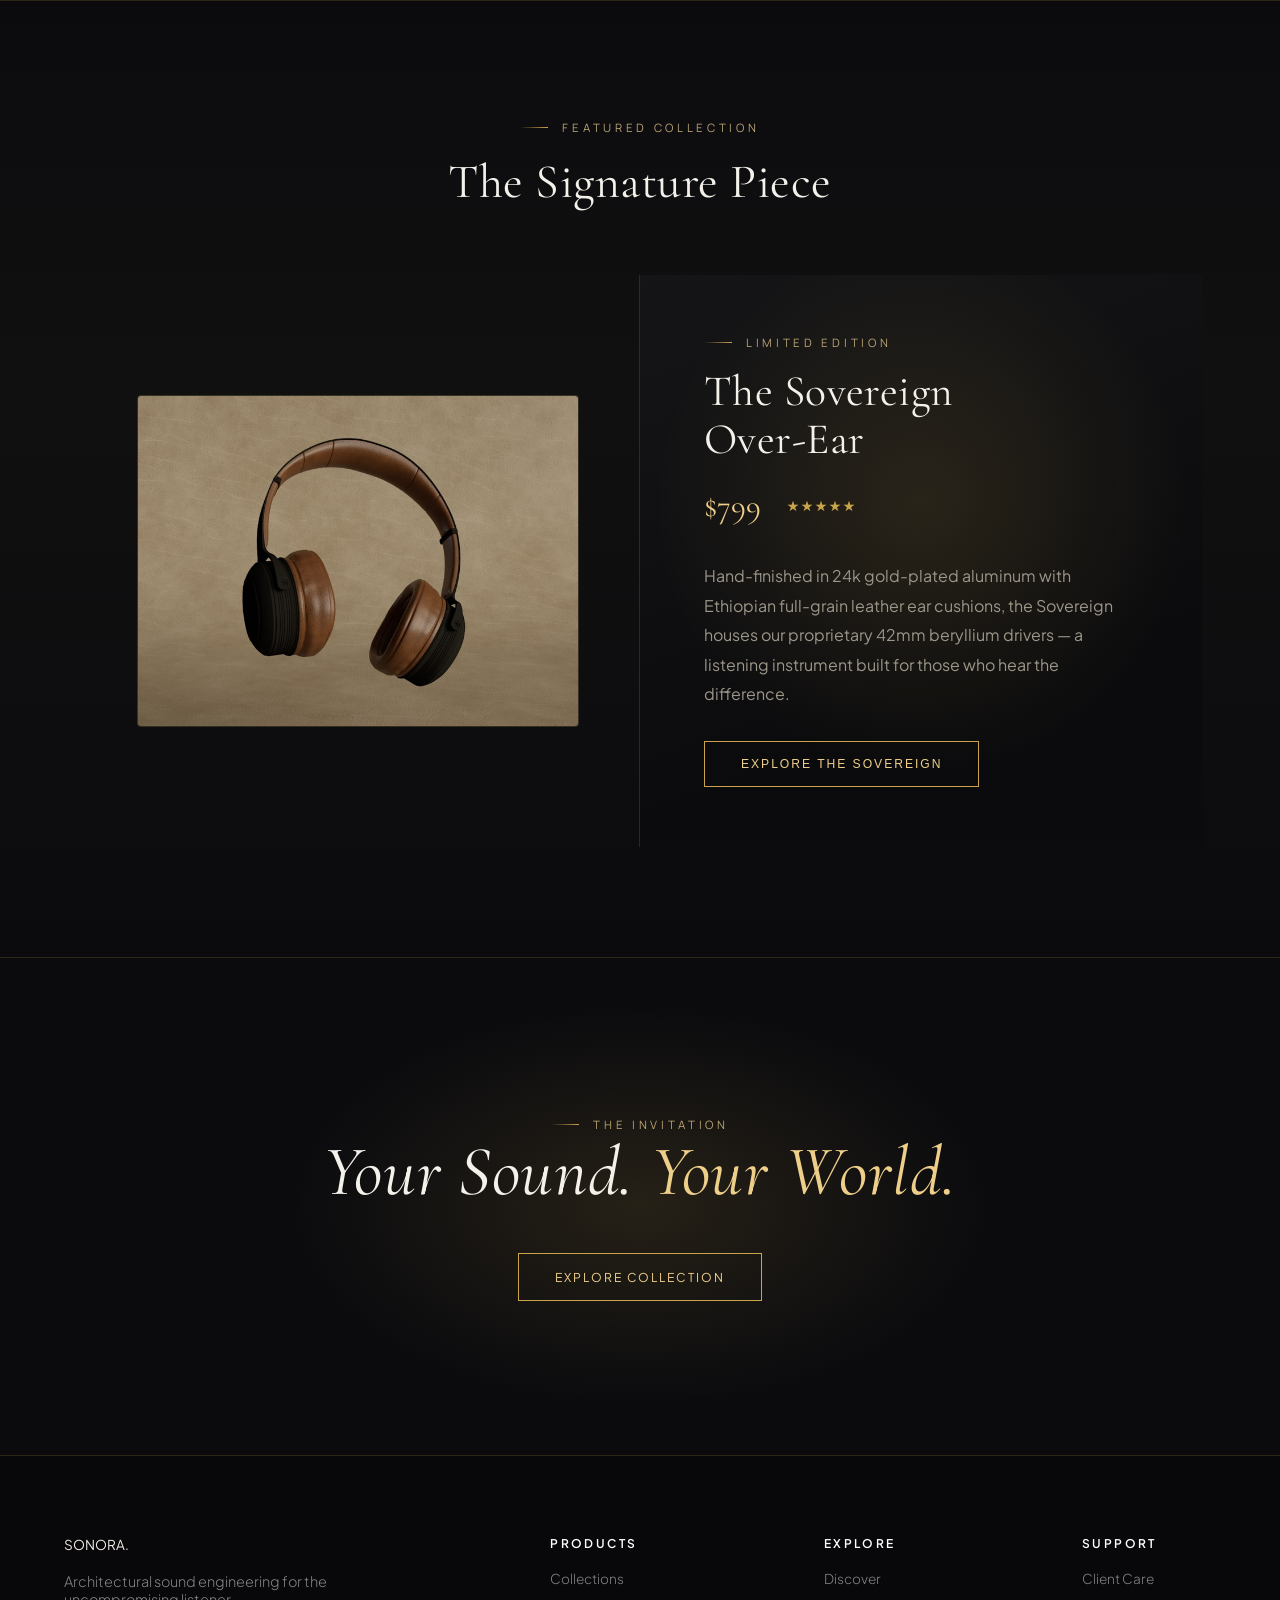
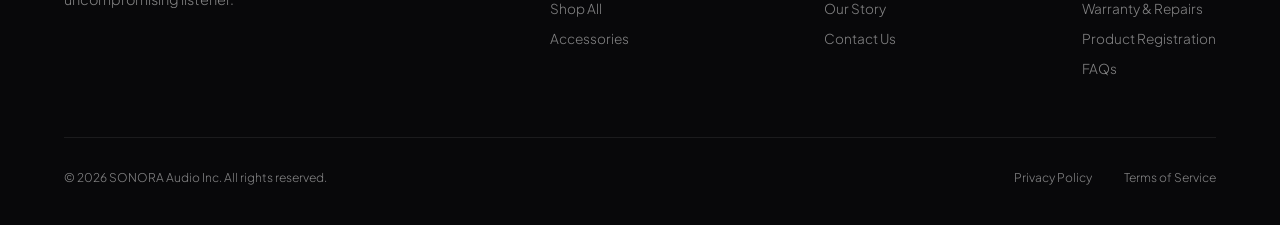
<file: shop.html>
<!DOCTYPE html>
<html lang="en">

<head>
  <meta charset="UTF-8">
  <meta name="viewport" content="width=device-width, initial-scale=1.0">
  <title>SHOP COLLECTION</title>
  <link rel="preconnect" href="https://fonts.googleapis.com">
  <link
    href="https://fonts.googleapis.com/css2?family=Cormorant+Garamond:ital,wght@0,300;0,400;0,500;0,600;1,400;1,500&family=Manrope:wght@200;300;400;500;600&display=swap"
    rel="stylesheet">
  <link rel="stylesheet" href="css/shop.css">
  <link rel="stylesheet" href="css/nav.css">
  <link rel="stylesheet" href="css/style.css">
</head>

<body>

  <div class="grain"></div>

  <div id="navbar-container"></div>

  <!-- HERO -->
  <section class="hero">
    <div class="hero-ring"></div>
    <div class="hero-ring r2"></div>
    <div class="hero-glow"></div>
    <span class="eyebrow">Shop the Collection</span>
    <h1>Find Your <em>Perfect</em><br>Sound.</h1>
    <p>Explore our collection of immersive audio, designed for every way you listen.</p>
    <div class="scroll-cue"><span>Scroll</span><span class="line"></span></div>
  </section>

  <!-- FILTER -->
  <div class="filter-bar" id="filterBar">
    <button class="filter-btn active" data-filter="all">All Products</button>
    <button class="filter-btn" data-filter="headphones">Headphones</button>
    <button class="filter-btn" data-filter="earbuds">Earbuds</button>
    <button class="filter-btn" data-filter="accessories">Accessories</button>
  </div>

        <!-- PRODUCT GRID -->
  <section>
    <div class="section-head">
      <span class="eyebrow">Curated Range</span>
      <h2>Engineered for the Listener</h2>
    </div>

    <div class="grid" id="productGrid">

      <!-- Card 1 -->
      <article class="card" data-cat="headphones">
        <div class="card-media">
          <span class="card-tag">Headphones</span>
          <img
            src="images/product-01.jfif"
            loading="lazy" alt="headphones-1">
        </div>
        <div class="card-body">
          <h3>Premium Wireless Headphones</h3>
          <p class="desc">Precision-tuned drivers wrapped in aluminum and full-grain leather.</p>
          <div class="card-footer">
            <span class="price">$429</span>
            <button class="btn-gold-shine">Add to Cart</button>
          </div>
        </div>
      </article>

      <!-- Card 2 -->
      <article class="card" data-cat="headphones">
        <div class="card-media">
          <span class="card-tag">Headphones</span>
          <img
            src="images/product-02.jfif"
            loading="lazy" alt="headphone-2">
        </div>
        <div class="card-body">
          <h3>Noise Cancelling Headphones</h3>
          <p class="desc">Adaptive silence engineering for total immersion, anywhere.</p>
          <div class="card-footer">
            <span class="price">$499</span>
            <button class="btn-gold-shine">Add to Cart</button>
          </div>
        </div>
      </article>

      <!-- Card 3 -->
      <article class="card" data-cat="earbuds">
        <div class="card-media">
          <span class="card-tag">Earbuds</span>
          <img
            src="images/product-03.jfif"
            alt="earbuds-1" loading="lazy">
        </div>
        <div class="card-body">
          <h3>True Wireless Earbuds</h3>
          <p class="desc">Featherlight titanium shells with all-day adaptive comfort.</p>
          <div class="card-footer">
            <span class="price">$249</span>
            <button class="btn-gold-shine">Add to Cart</button>
          </div>
        </div>
      </article>
      <!-- card 4 -->
      <article class="card" data-cat="earbuds">
        <div class="card-media">
          <span class="card-tag">Earbuds</span>
          <img
            src="images/product-04.jfif"
            alt="earbuds-2" loading="lazy">
        </div>
        <div class="card-body">
          <h3>True Wireless Earbuds</h3>
          <p class="desc">Featherlight titanium shells with all-day adaptive comfort.</p>
          <div class="card-footer">
            <span class="price">$249</span>
            <button class="btn-gold-shine">Add to Cart</button>
          </div>
        </div>
      </article>

      <!-- Card 4 -->
      <article class="card" data-cat="headphones">
        <div class="card-media">
          <span class="card-tag">Headphones</span>
          <img
            src="images/product-05.jfif"
            alt="headphone-3" loading="lazy">
        </div>
        <div class="card-body">
          <h3>Studio Headphones</h3>
          <p class="desc">Reference-grade flat response for critical listening and mixing.</p>
          <div class="card-footer">
            <span class="price">$389</span>
            <button class="btn-gold-shine">Add to Cart</button>
          </div>
        </div>
      </article>

      <!-- Card 5 -->
      <article class="card" data-cat="accessories">
        <div class="card-media">
          <img
            src="images/product-06.jfif"
            alt="accessory-1" loading="lazy">
        </div>
        <div class="card-body">
          <h3>Portable Audio Accessories</h3>
          <p class="desc">Charging cases, braided cables, and travel essentials in leather.</p>
          <div class="card-footer">
            <span class="price">$89</span>
            <button class="btn-gold-shine">Add to Cart</button>
          </div>
        </div>
      </article>
      <!-- Card 6 -->
      <article class="card" data-cat="accessories">
        <div class="card-media">
          <img
            src="images/product-07.jfif"
            alt="accessory-2" loading="lazy">
        </div>
        <div class="card-body">
          <h3>Portable Audio Accessories</h3>
          <p class="desc">Charging cases, braided cables, and travel essentials in leather.</p>
          <div class="card-footer">
            <span class="price">$89</span>
            <button class="btn-gold-shine">Add to Cart</button>
          </div>
        </div>
      </article>
      <!-- Card  7-->
      <article class="card" data-cat="accessories">
        <div class="card-media">
          <img
            src="images/product-08.jfif"
            alt="accessory-3" loading="lazy">
        </div>
        <div class="card-body">
          <h3>Portable Audio Accessories</h3>
          <p class="desc">Charging cases, braided cables, and travel essentials in leather.</p>
          <div class="card-footer">
            <span class="price">$89</span>
            <button class="btn-gold-shine">Add to Cart</button>
          </div>
        </div>
      </article>

      <!-- Card 6 -->
      <article class="card" data-cat="earbuds">
        <div class="card-media">
          <span class="card-tag">Earbuds</span>
          <img
            src="images/product-09.jfif"
            alt="earbuds-3" loading="lazy">
        </div>
        <div class="card-body">
          <h3>Compact Charging Case</h3>
          <p class="desc">Pocketable brushed-metal case with 30 hours of reserve power.</p>
          <div class="card-footer">
            <span class="price">$59</span>
            <button class="btn-gold-shine">Add to Cart</button>
          </div>
        </div>
      </article>

    </div>
  </section>

  <!-- FEATURED COLLECTION -->
<section class="featured">
  <div class="section-head">
    <span class="eyebrow">Featured Collection</span>
    <h2>The Signature Piece</h2>
  </div>

  <div class="featured-grid">
    <div class="featured-media">
        <img class="card"
        src="images/product-01.jfif"
        alt="limited-edition">
      
    </div>
    <div class="featured-text">
      <span class="eyebrow">Limited Edition</span>
      <h2>The Sovereign<br>Over-Ear</h2>
      <div class="featured-meta">
        <span class="featured-price">$799</span>
        <span class="featured-stars">★★★★★</span>
      </div>
      <p>Hand-finished in 24k gold-plated aluminum with Ethiopian full-grain leather ear cushions, the Sovereign houses our proprietary 42mm beryllium drivers — a listening instrument built for those who hear the difference.</p>
      <button class="btn-outline-explore"><span>Explore the Sovereign</span></button>
    </div>
  </div>
</section>


  <!-- PROMO -->
<section class="promo">
  <div class="promo-glow"></div>

  <span class="eyebrow">The Invitation</span>

  <h2>Your Sound. <span class="accent">Your World.</span></h2>

  <a href="collections.html" class="btn-outline-explore">
   <span> Explore Collection</span>
  </a>
</section>

 <!-- ==========================================================
     FOOTER
     ========================================================== -->
<footer>
    <div class="footer-container-shop">

        <!-- Brand -->
        <div class="footer-brand">
            <a href="index.html" class="nav-logo">SONORA.</a>
            <p>
                Architectural sound engineering for the uncompromising listener.
            </p>
        </div>

        <!-- Products -->
        <div class="footer-links-group">
            <h4>Products</h4>
            <ul>
                <li><a href="collections.html">Collections</a></li>
                <li><a href="shop.html">Shop All</a></li>
                <li><a href="accessories.html">Accessories</a></li>
            </ul>
        </div>

        <!-- Explore -->
        <div class="footer-links-group">
            <h4>Explore</h4>
            <ul>
                <li><a href="index.html">Discover</a></li>
                <li><a href="about.html">Our Story</a></li>
                <li><a href="support.html">Contact Us</a></li>
            </ul>
        </div>

        <!-- Support -->
        <div class="footer-links-group">
            <h4>Support</h4>
            <ul>
                <li><a href="support.html">Client Care</a></li>
                <li><a href="support.html">Warranty & Repairs</a></li>
                <li><a href="support.html">Product Registration</a></li>
                <li><a href="support.html">FAQs</a></li>
            </ul>
        </div>
    
    </div>

    <div class="footer-bottom">
        <p>&copy; 2026 SONORA Audio Inc. All rights reserved.</p>

        <div style="display: flex; gap: 2rem;">
            <a href="support.html">Privacy Policy</a>
            <a href="support.html">Terms of Service</a>
        </div>
    </div>
</footer>
<script src="nav.js"></script>

  <script>
    // Category filtering
    const filterBtns = document.querySelectorAll('.filter-btn');
    const cards = document.querySelectorAll('.card');

    filterBtns.forEach(btn => {
      btn.addEventListener('click', () => {
        filterBtns.forEach(b => b.classList.remove('active'));
        btn.classList.add('active');
        const cat = btn.dataset.filter;
        cards.forEach(card => {
          const show = cat === 'all' || card.dataset.cat === cat;
          card.style.display = show ? '' : 'none';
        });
      });
    });

    // Scroll reveal
    const observer = new IntersectionObserver((entries) => {
      entries.forEach(entry => {
        if (entry.isIntersecting) {
          entry.target.classList.add('in-view');
          observer.unobserve(entry.target);
        }
      });
    }, { threshold: 0.15 });

    cards.forEach(c => observer.observe(c));
   
  </script>

</body>

</html>
</file>
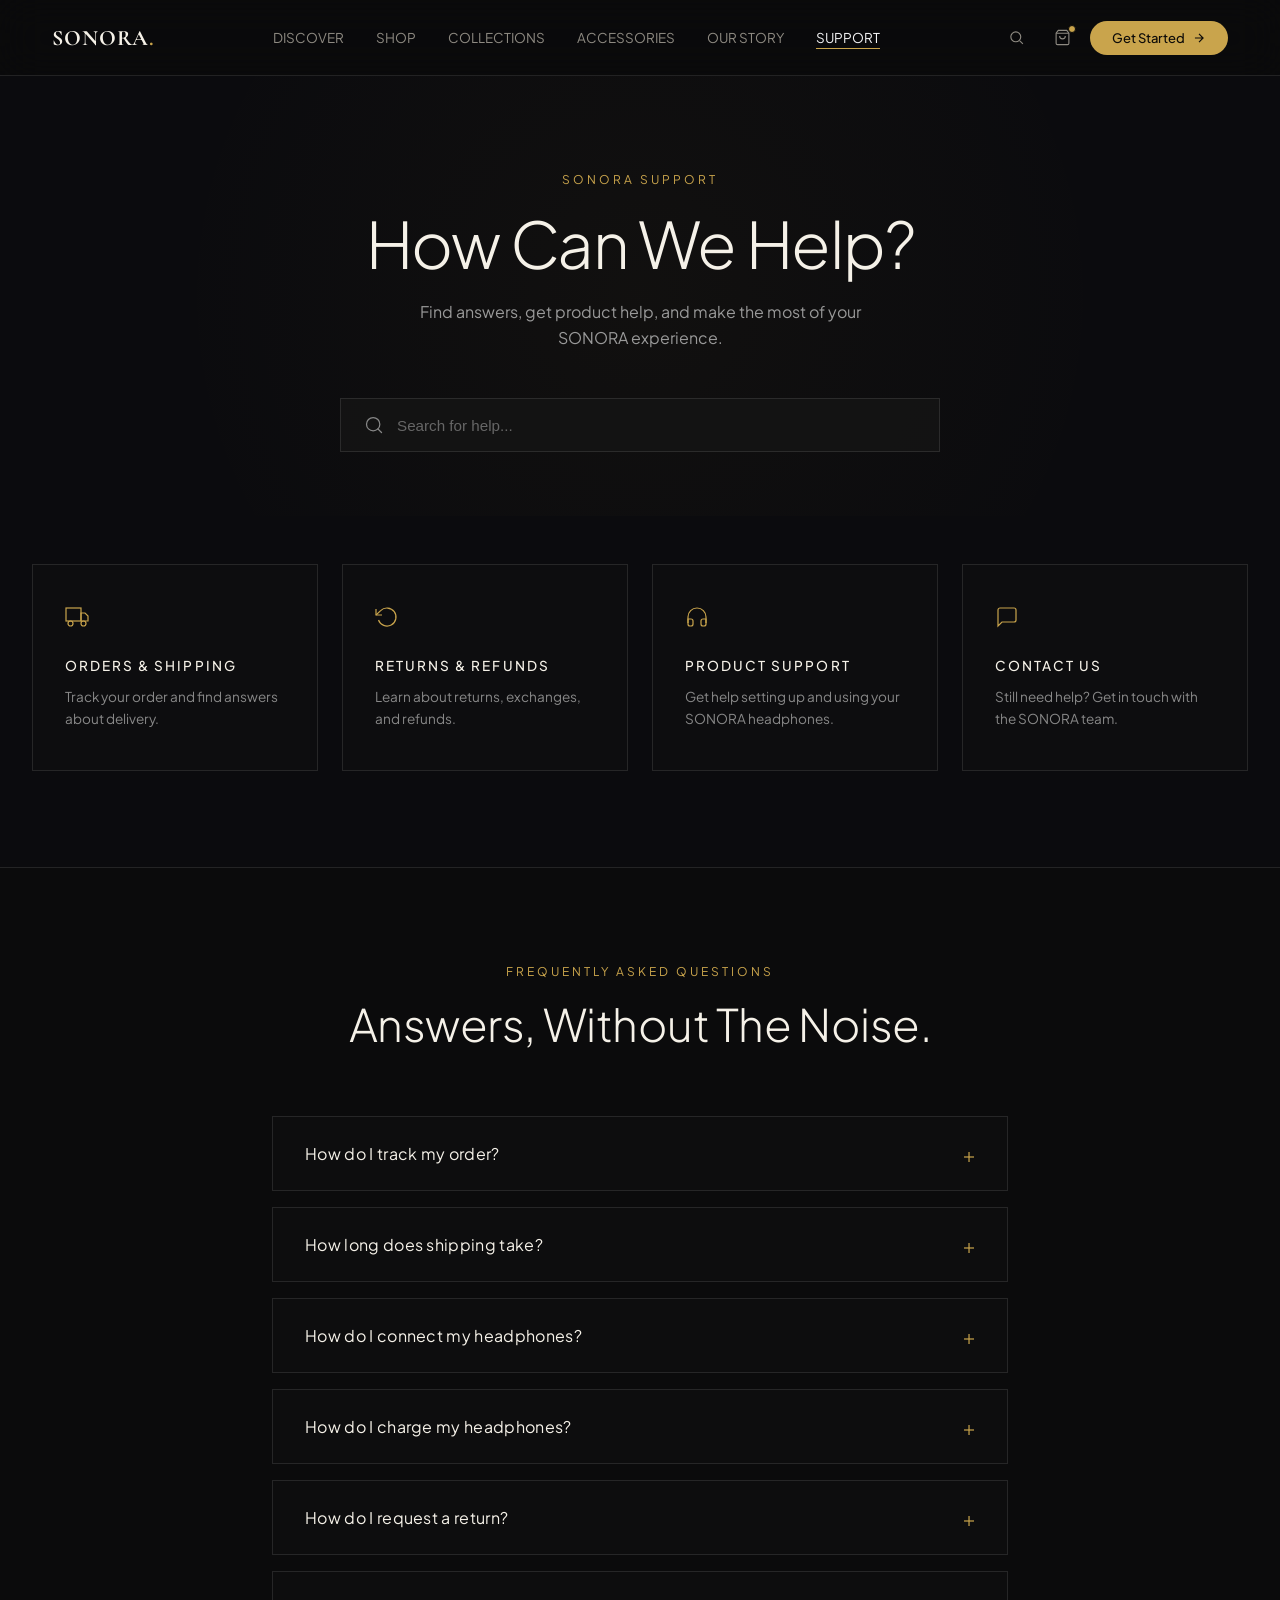
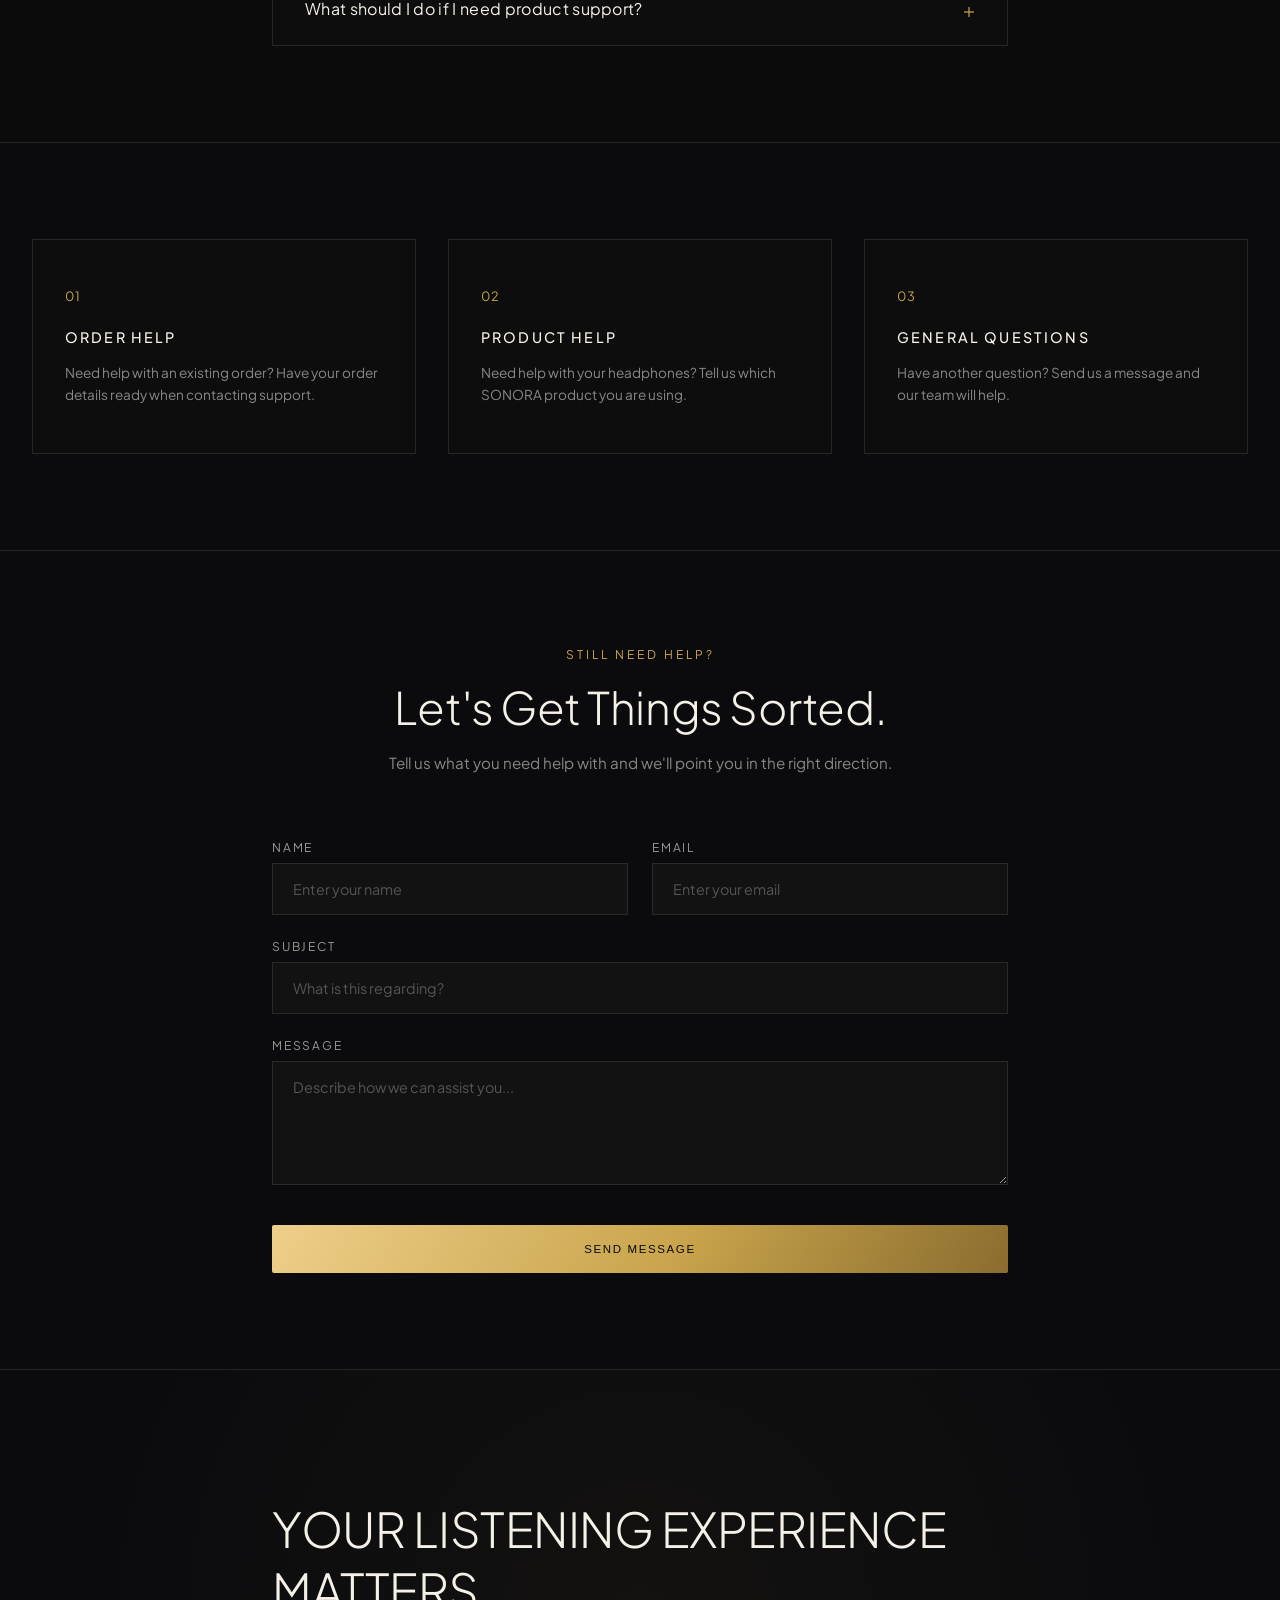
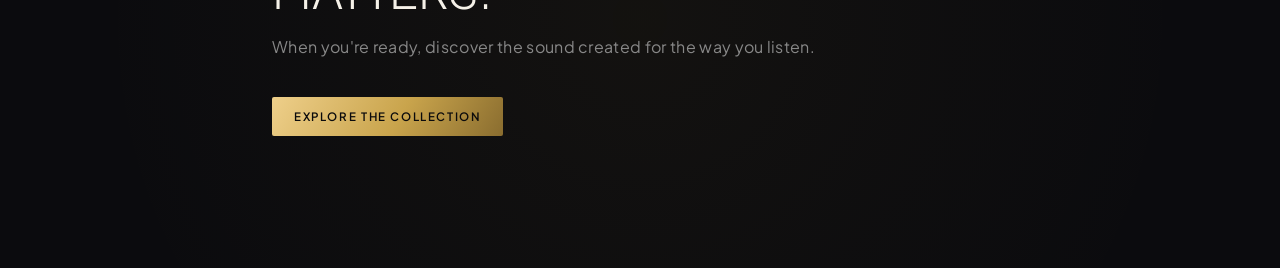
<file: support.html>
<!DOCTYPE html>
<html lang="en">
<head>
    <meta charset="UTF-8">
    <meta name="viewport" content="width=device-width, initial-scale=1.0">
    <title>SONORA — Support Center</title>
    
    <!-- Shared Global CSS -->
    <link rel="stylesheet" href="css/style.css">
    
    <!-- Support Page Specific CSS -->
    <link rel="stylesheet" href="css/support.css">
    <link rel="stylesheet" href="css/nav.css">
</head>
<body>

    <!-- Shared Navigation Bar Container -->
    <div id="navbar-container"></div>

    <main class="support-main">
        <!-- 1. Support Hero Section -->
        <section class="support-hero">
            <div class="support-hero-content">
                <span class="support-eyebrow">SONORA SUPPORT</span>
                <h1 class="support-title">How Can We Help?</h1>
                <p class="support-subtitle">Find answers, get product help, and make the most of your SONORA experience.</p>
                
                <div class="support-search-wrapper">
                    <svg class="support-search-icon" width="20" height="20" viewBox="0 0 24 24" fill="none" stroke="currentColor" stroke-width="1.5" stroke-linecap="round" stroke-linejoin="round">
                        <circle cx="11" cy="11" r="8"></circle>
                        <line x1="21" y1="21" x2="16.65" y2="16.65"></line>
                    </svg>
                    <input type="text" id="faq-search" class="support-search-input" placeholder="Search for help..." aria-label="Search for help">
                </div>
            </div>
        </section>

        <!-- 2. Quick Help Categories -->
        <section class="support-categories">
            <div class="support-container">
                <div class="categories-grid">
                    <a href="#orders-shipping" class="category-card">
                        <div class="category-icon-wrap">
                            <svg width="24" height="24" viewBox="0 0 24 24" fill="none" stroke="currentColor" stroke-width="1.2"><rect x="1" y="3" width="15" height="13"></rect><polygon points="16 8 20 8 23 11 23 16 16 16 16 8"></polygon><circle cx="5.5" cy="18.5" r="2.5"></circle><circle cx="18.5" cy="18.5" r="2.5"></circle></svg>
                        </div>
                        <h3>ORDERS & SHIPPING</h3>
                        <p>Track your order and find answers about delivery.</p>
                    </a>

                    <a href="#returns-refunds" class="category-card">
                        <div class="category-icon-wrap">
                            <svg width="24" height="24" viewBox="0 0 24 24" fill="none" stroke="currentColor" stroke-width="1.2"><polyline points="1 4 1 10 7 10"></polyline><path d="M3.51 15a9 9 0 1 0 2.13-9.36L1 10"></path></svg>
                        </div>
                        <h3>RETURNS & REFUNDS</h3>
                        <p>Learn about returns, exchanges, and refunds.</p>
                    </a>

                    <a href="#product-support" class="category-card">
                        <div class="category-icon-wrap">
                            <svg width="24" height="24" viewBox="0 0 24 24" fill="none" stroke="currentColor" stroke-width="1.2"><path d="M3 18v-6a9 9 0 0 1 18 0v6"></path><path d="M21 19a2 2 0 0 1-2 2h-1a2 2 0 0 1-2-2v-3a2 2 0 0 1 2-2h3zM3 19a2 2 0 0 0 2 2h1a2 2 0 0 0 2-2v-3a2 2 0 0 0-2-2H3z"></path></svg>
                        </div>
                        <h3>PRODUCT SUPPORT</h3>
                        <p>Get help setting up and using your SONORA headphones.</p>
                    </a>

                    <a href="#contact-us" class="category-card">
                        <div class="category-icon-wrap">
                            <svg width="24" height="24" viewBox="0 0 24 24" fill="none" stroke="currentColor" stroke-width="1.2"><path d="M21 15a2 2 0 0 1-2 2H7l-4 4V5a2 2 0 0 1 2-2h14a2 2 0 0 1 2 2z"></path></svg>
                        </div>
                        <h3>CONTACT US</h3>
                        <p>Still need help? Get in touch with the SONORA team.</p>
                    </a>
                </div>
            </div>
        </section>

        <!-- 3. FAQ Section -->
        <section class="support-faq-section" id="faq">
            <div class="support-container-narrow">
                <div class="section-header-center">
                    <span class="support-eyebrow">FREQUENTLY ASKED QUESTIONS</span>
                    <h2 class="section-title">Answers, Without The Noise.</h2>
                </div>

                <div class="faq-accordion" id="faqAccordion">
                    <div class="faq-item" data-category="orders">
                        <button class="faq-question" aria-expanded="false">
                            <span>How do I track my order?</span>
                            <span class="faq-icon">+</span>
                        </button>
                        <div class="faq-answer">
                            <p>Once your order has shipped, you will receive a confirmation email containing your tracking number and a direct link to follow your package's journey to your door.</p>
                        </div>
                    </div>

                    <div class="faq-item" data-category="orders">
                        <button class="faq-question" aria-expanded="false">
                            <span>How long does shipping take?</span>
                            <span class="faq-icon">+</span>
                        </button>
                        <div class="faq-answer">
                            <p>Standard delivery typically takes 3-5 business days. Express shipping options are available at checkout for expedited delivery within 1-2 business days.</p>
                        </div>
                    </div>

                    <div class="faq-item" data-category="product">
                        <button class="faq-question" aria-expanded="false">
                            <span>How do I connect my headphones?</span>
                            <span class="faq-icon">+</span>
                        </button>
                        <div class="faq-answer">
                            <p>Power on your SONORA headphones by holding the power button for 3 seconds until the status indicator flashes. Open your device's Bluetooth settings and select your SONORA model to pair.</p>
                        </div>
                    </div>

                    <div class="faq-item" data-category="product">
                        <button class="faq-question" aria-expanded="false">
                            <span>How do I charge my headphones?</span>
                            <span class="faq-icon">+</span>
                        </button>
                        <div class="faq-answer">
                            <p>Use the provided USB-C cable connected to a certified 5V power adapter. A full charge takes approximately 2 hours and provides up to 40 hours of continuous playback with Active Noise Cancellation enabled.</p>
                        </div>
                    </div>

                    <div class="faq-item" data-category="returns">
                        <button class="faq-question" aria-expanded="false">
                            <span>How do I request a return?</span>
                            <span class="faq-icon">+</span>
                        </button>
                        <div class="faq-answer">
                            <p>We offer a 30-day trial period for all purchases. To initiate a return, reach out to our support team with your order number and we will provide a prepaid return shipping label.</p>
                        </div>
                    </div>

                    <div class="faq-item" data-category="support">
                        <button class="faq-question" aria-expanded="false">
                            <span>What should I do if I need product support?</span>
                            <span class="faq-icon">+</span>
                        </button>
                        <div class="faq-answer">
                            <p>If you encounter any technical difficulties, fill out the contact form below with your product serial number and details. Our audio specialists will assist you promptly.</p>
                        </div>
                    </div>
                </div>
            </div>
        </section>

        <!-- 5. Support Information Section -->
        <section class="support-info-section">
            <div class="support-container">
                <div class="info-grid">
                    <div class="info-card" id="orders-shipping">
                        <div class="info-number">01</div>
                        <h3>ORDER HELP</h3>
                        <p>Need help with an existing order? Have your order details ready when contacting support.</p>
                    </div>
                    <div class="info-card" id="product-support">
                        <div class="info-number">02</div>
                        <h3>PRODUCT HELP</h3>
                        <p>Need help with your headphones? Tell us which SONORA product you are using.</p>
                    </div>
                    <div class="info-card" id="returns-refunds">
                        <div class="info-number">03</div>
                        <h3>GENERAL QUESTIONS</h3>
                        <p>Have another question? Send us a message and our team will help.</p>
                    </div>
                </div>
            </div>
        </section>

        <!-- 4. Support Contact Section -->
        <section class="support-contact-section" id="contact-us">
            <div class="support-container-narrow">
                <div class="section-header-center">
                    <span class="support-eyebrow">STILL NEED HELP?</span>
                    <h2 class="section-title">Let's Get Things Sorted.</h2>
                    <p class="section-subtitle">Tell us what you need help with and we'll point you in the right direction.</p>
                </div>

                <form class="support-form" id="supportForm">
                    <div class="form-row">
                        <div class="form-group">
                            <label for="support-name">Name</label>
                            <input type="text" id="support-name" required placeholder="Enter your name">
                        </div>
                        <div class="form-group">
                            <label for="support-email">Email</label>
                            <input type="email5" id="support-email" required placeholder="Enter your email">
                        </div>
                    </div>

                    <div class="form-group">
                        <label for="support-subject">Subject</label>
                        <input type="text" id="support-subject" required placeholder="What is this regarding?">
                    </div>

                    <div class="form-group">
                        <label for="support-message">Message</label>
                        <textarea id="support-message" rows="5" required placeholder="Describe how we can assist you..."></textarea>
                    </div>

                    <div class="form-submit-wrap">
                        <button type="submit" class="btn-gold-shine">SEND MESSAGE</button>
                    </div>
                </form>
            </div>
        </section>

        <!-- 6. Final CTA Section -->
        <section class="support-cta-section">
            <div class="support-container-narrow text-center">
                <h2 class="cta-title">YOUR LISTENING EXPERIENCE MATTERS.</h2>
                <p class="cta-subtitle">When you're ready, discover the sound created for the way you listen.</p>
                <div class="cta-button-wrap">
                    <a href="collections.html" class="btn-gold-shine">EXPLORE THE COLLECTION</a>
                </div>
            </div>
        </section>
    </main>

    <!-- Shared Navigation Script -->
    <script src="nav.js"></script>

    <!-- Support Page Specific JavaScript -->
    <script>
        document.addEventListener('DOMContentLoaded', () => {
            // FAQ Accordion Logic
            const faqItems = document.querySelectorAll('.faq-item');

            faqItems.forEach(item => {
                const questionBtn = item.querySelector('.faq-question');
                
                questionBtn.addEventListener('click', () => {
                    const isActive = item.classList.contains('active');

                    // Close all accordion items
                    faqItems.forEach(otherItem => {
                        otherItem.classList.remove('active');
                        otherItem.querySelector('.faq-question').setAttribute('aria-expanded', 'false');
                    });

                    // If it wasn't active before, open it
                    if (!isActive) {
                        item.classList.add('active');
                        questionBtn.setAttribute('aria-expanded', 'true');
                    }
                });
            });

            // FAQ Search Filtering Logic
            const searchInput = document.getElementById('faq-search');
            if (searchInput) {
                searchInput.addEventListener('input', (e) => {
                    const term = e.target.value.toLowerCase().trim();
                    
                    faqItems.forEach(item => {
                        const questionText = item.querySelector('.faq-question span').textContent.toLowerCase();
                        const answerText = item.querySelector('.faq-answer').textContent.toLowerCase();

                        if (questionText.includes(term) || answerText.includes(term)) {
                            item.style.display = 'block';
                        } else {
                            item.style.display = 'none';
                        }
                    });
                });
            }

            // Form Submission Simulation
            const supportForm = document.getElementById('supportForm');
            if (supportForm) {
                supportForm.addEventListener('submit', (e) => {
                    e.preventDefault();
                    const submitBtn = supportForm.querySelector('button[type="submit"]');
                    const originalText = submitBtn.textContent;
                    
                    submitBtn.textContent = 'MESSAGE SENT';
                    submitBtn.style.opacity = '0.7';
                    submitBtn.setAttribute('disabled', 'true');

                    setTimeout(() => {
                        supportForm.reset();
                        submitBtn.textContent = originalText;
                        submitBtn.style.opacity = '1';
                        submitBtn.removeAttribute('disabled');
                        alert('Thank you. Your message has been received by the SONORA team.');
                    }, 1500);
                });
            }
        });
    </script>
</body>
</html>
</file>
<file: css/nav.css>
:root {

    /* =========================
       NAVBAR
    ========================= */

    --nav-height: 76px;
    --nav-height-scroll: 64px;


    /* =========================
       COLORS
    ========================= */

    --bg-glass: rgba(10, 10, 10, 0.72);

    --bg-glass-scroll: rgba(10, 10, 10, 0.88);

    --input-bg: rgba(255, 255, 255, 0.06);

    --text-main: #f5f1e8;

    --text-secondary: #b8b3aa;

    --text-muted: #8e8a82;

    --gold: #c9a44c;

    --gold-light: #e4c76b;

    --border-subtle: rgba(255, 255, 255, 0.10);


    /* =========================
       GENERAL
    ========================= */

    --transition: all 0.3s ease;
}
        /*   NAVBAR */

.navbar {
    position: fixed;
    top: 0;
    left: 0;
    right: 0;

    z-index: 1000;

    height: var(--nav-height);
    padding: 0 52px;

    display: flex;
    align-items: center;
    justify-content: space-between;

    /* Glass Effect */
    background: var(--bg-glass);
    backdrop-filter: blur(22px) saturate(160%);
    -webkit-backdrop-filter: blur(22px) saturate(160%);

    border-bottom: 1px solid var(--border-subtle);

    transition:
        height 0.35s ease,
        background 0.35s ease,
        box-shadow 0.35s ease;
}


/* ==========================================================
   SCROLLED NAVBAR
   ========================================================== */

.navbar.scrolled {
    height: var(--nav-height-scroll);

    background: var(--bg-glass-scroll);

    box-shadow:
        0 8px 30px rgba(0, 0, 0, 0.25);
}


/* ==========================================================
   LOGO
   ========================================================== */

.nav-logo {
    display: flex;
    align-items: center;

    flex-shrink: 0;

    color: var(--text-main);
    text-decoration: none;
}

.nav-logo-text {
    font-family: 'Cormorant Garamond', serif;

    font-size: 22px;
    font-weight: 700;

    letter-spacing: 0.04em;

    color: var(--text-main);
}

.nav-logo-text span {
    color: var(--gold);
}


/* ==========================================================
   DESKTOP NAVIGATION
   ========================================================== */

.nav-links {
    display: flex;
    align-items: center;
    gap: 2px;

    list-style: none;
}

.nav-links a {
    position: relative;

    display: block;

    padding: 7px 15px;

    color: var(--text-muted);
    text-decoration: none;

    font-size: 13.5px;
    font-weight: 400;

    border-radius: 9px;

    transition:
        color 0.3s ease,
        background 0.3s ease;
}


/* Active / Hover Underline */

.nav-links a::after {
    content: '';

    position: absolute;
    left: 15px;
    right: 15px;
    bottom: 4px;

    height: 1px;

    background: var(--gold);

    transform: scaleX(0);
    transform-origin: left;

    transition: transform 0.3s ease;
}


/* Hover + Active */

.nav-links a:hover,
.nav-links a.active {
    color: var(--text-main);
}

.nav-links a:hover {
    background: rgba(255, 255, 255, 0.04);
}

.nav-links a:hover::after,
.nav-links a.active::after {
    transform: scaleX(1);
}

.nav-links a.active {
    color: inherit;
}

.nav-links a.active::after {
    background: var(--gold);
    
}
/* ==========================================================
   NAV ACTIONS
   ========================================================== */

.nav-actions {
    display: flex;
    align-items: center;
    gap: 8px;
}

.nav-icon-btn {
    position: relative;

    width: 38px;
    height: 38px;

    display: flex;
    align-items: center;
    justify-content: center;

    color: var(--text-muted);
    background: transparent;

    border: none;
    border-radius: 50%;

    cursor: pointer;

    transition:
        color 0.3s ease,
        background 0.3s ease;
}

.nav-icon-btn:hover {
    color: var(--text-main);
    background: rgba(255, 255, 255, 0.07);
}

.nav-icon-btn svg {
    width: 17px;
    height: 17px;
}


/* ==========================================================
   CART COUNT
   ========================================================== */

.cart-count {
    position: absolute;

    top: 6px;
    right: 6px;

    width: 8px;
    height: 8px;

    background: var(--gold);

    border: 1.5px solid #090909;
    border-radius: 50%;
}


/* ==========================================================
   CTA BUTTON
   ========================================================== */

.btn-cta {
    display: inline-flex;
    align-items: center;
    gap: 7px;

    padding: 9px 22px;

    color: #0d0b08;
    background: var(--gold);

    border: none;
    border-radius: 100px;

    font-size: 13px;
    font-weight: 500;

    text-decoration: none;
    cursor: pointer;

    transition:
        background 0.3s ease,
        transform 0.3s ease;
}

.btn-cta:hover {
    background: var(--gold-light);
    transform: translateY(-1px);
}

.btn-cta svg {
    width: 14px;
    height: 14px;
}


/* ==========================================================
   HAMBURGER
   ========================================================== */

.hamburger {
    display: none;

    width: 38px;
    height: 38px;

    flex-direction: column;
    justify-content: center;
    gap: 5px;

    padding: 8px;

    background: transparent;

    border: none;
    border-radius: 9px;

    cursor: pointer;
}

.hamburger span {
    width: 100%;
    height: 1.5px;

    background: var(--text-main);

    border-radius: 2px;

    transition: transform 0.3s ease,
                opacity 0.3s ease;
}


/* Hamburger → X */

.hamburger.open span:nth-child(1) {
    transform: translateY(6.5px) rotate(45deg);
}

.hamburger.open span:nth-child(2) {
    opacity: 0;
}

.hamburger.open span:nth-child(3) {
    transform: translateY(-6.5px) rotate(-45deg);
}


/* ==========================================================
   MOBILE MENU
   ========================================================== */

.mobile-menu {
    position: fixed;

    top: var(--nav-height);
    left: 0;
    right: 0;

    z-index: 999;

    padding: 12px 20px 24px;

    background: rgba(6, 6, 6, 0.97);

    backdrop-filter: blur(24px);
    -webkit-backdrop-filter: blur(24px);

    border-bottom: 1px solid var(--border-subtle);

    opacity: 0;
    visibility: hidden;
    pointer-events: none;

    transform: translateY(-8px);

    transition:
        opacity 0.3s ease,
        visibility 0.3s ease,
        transform 0.3s ease;
}

.mobile-menu.open {
    opacity: 1;
    visibility: visible;
    pointer-events: auto;

    transform: translateY(0);
}


/* Mobile Links */

.mobile-links {
    display: flex;
    flex-direction: column;

    list-style: none;
}

.mobile-links a {
    display: flex;
    align-items: center;
    justify-content: space-between;

    padding: 14px 10px;

    color: var(--text-main);
    text-decoration: none;

    border-bottom: 1px solid rgba(255, 255, 255, 0.05);

    transition:
        color 0.3s ease,
        padding-left 0.3s ease;
}


.mobile-links a:hover,
.mobile-links a.active {
    color: var(--gold);
}

.mobile-links a:hover {
    padding-left: 16px;
    
}

.mobile-links svg {
    width: 14px;
    height: 14px;

    opacity: 0.3;
}


/* Mobile Actions */

.mobile-actions {
    display: flex;
    gap: 10px;

    margin-top: 18px;
}

.mobile-actions .btn-cta,
.mobile-actions .btn-outline {
    flex: 1;
    justify-content: center;
}


/* ==========================================================
   OUTLINE BUTTON
   ========================================================== */

.btn-outline {
    display: inline-flex;
    align-items: center;

    padding: 9px 22px;

    color: var(--text-main);

    border: 1px solid var(--border-subtle);
    border-radius: 100px;

    font-size: 13px;
    text-decoration: none;

    transition:
        background 0.3s ease,
        border-color 0.3s ease;
}

.btn-outline:hover {
    background: rgba(255, 255, 255, 0.05);
}
.mobile-links a.active {
    color: var(--gold-light);
    padding-left: 16px;
}

.mobile-links a.active svg {
    opacity: 1;
    color: var(--gold-light);
}
/* ==========================================================
   NAVIGATION LINK UNDERLINE
   ========================================================== */

.nav-links a {
    position: relative;
}


/* Animated Gold Underline */

.nav-links a::after {
    content: '';

    position: absolute;

    left: 15px;
    right: 15px;
    bottom: 4px;

    height: 1px;

    background: var(--gold);

    transform: scaleX(0);
    transform-origin: left;

    transition: transform 0.35s ease;
}


/* Hover + Active */

.nav-links a:hover::after,
.nav-links a.active::after {
    transform: scaleX(1);
}



/* ==========================================================
   HAMBURGER HOVER
   ========================================================== */

.hamburger:hover {
    background: rgba(255, 255, 255, 0.07);
}

.hamburger:hover span {
    background: var(--gold);
}
.hamburger span {
    transition: var(--transition);
}

/* ==========================================================
   RESPONSIVE NAVBAR
   ========================================================== */

@media (max-width: 968px) {

    /* Use the compact phone spacing shown in the reference on every page.
       The element-qualified selector keeps page-specific styles from
       overriding this shared mobile layout. */
    nav.navbar {
        padding-inline: 5%;
    }

    .nav-links,
    .nav-actions .nav-icon-btn,
    .nav-actions .btn-cta {
        display: none;
    }

    .hamburger {
        display: flex;
    }
  
  
}
</file>
<file: css/style.css>
/* ================================
   1. RESET & GLOBAL STYLES
================================ */
@import url('https://fonts.googleapis.com/css2?family=Cormorant+Garamond:wght@600;700&family=Plus+Jakarta+Sans:wght@300;400;500;600&display=swap');

*,
*::before,
*::after {
    margin: 0;
    padding: 0;
    box-sizing: border-box;
    overflow-x: hidden;
    
}
input:-webkit-autofill,
input:-webkit-autofill:hover,
input:-webkit-autofill:focus,
input:-webkit-autofill:active
 {
    -webkit-box-shadow: 0 0 0 1000px var(--bg-main) inset !important;
    -webkit-text-fill-color: var(--text-primary) !important;
    caret-color: var(--text-primary);
    transition: background-color 5000s ease-in-out 0s;   

}

html {
    scroll-behavior: smooth;
}

body {
    font-family: 'Plus Jakarta Sans', sans-serif;
    color: var(--text-primary);
    background-color: var(--bg-color);
    -webkit-font-smoothing: antialiased;
    max-width: 100%;
    overflow-x: clip;
}

/* ================================
   2. DESIGN TOKENS
================================ */

:root {
    /* Colors */
    --gold: #c8a96e;
    --gold-light: #d9bc8a;
    --accent-gold: #d4af37;
    --accent-gold-hover: #e5c158;
    --star-gold: #f5b041;
    --gold:#c9a44c;
    --gold-bright:#eecf8a;
    --gold-deep:#8a6d2f;

    /* Backgrounds */
    --bg-main: #0a0a0c;
    --bg-color: #0b0b0e;
    --bg-card: #121318;
    --bg-card-hover: #181920;
    --card-bg: #121217;
    --section-bg: #101014;

    --bg-glass: rgba(8, 8, 8, 0.72);
    --bg-glass-scroll: rgba(6, 6, 6, 0.96);

    /* Text */
    --text-main: #f0ece4;
    --text-primary: #f4f4f6;
    --text-secondary: #9898a0;
    --text-muted: #888;

    /* Borders */
    --border-subtle: rgba(255, 255, 255, 0.08);
    --border-accent: rgba(212, 175, 55, 0.3);
    --card-border: rgba(255, 255, 255, 0.08);
    --card-border-hover: rgba(212, 175, 55, 0.4);

    /* Effects */
    --accent-glow: rgba(212, 175, 55, 0.15);
    --radius: 16px;
    --transition: all 0.4s cubic-bezier(0.16, 1, 0.3, 1);

    /* Navbar */
    --nav-height: 68px;
    --nav-height-scroll: 54px;
    --footer-bg: #08080b;
--input-bg: #15151b;
}







/* ================================
   10. HERO SECTION
================================ */

.hero {
    min-height: 100vh;

    display: flex;
    align-items: center;
    justify-content: space-between;

    gap: 4rem;

    padding: 7rem 8% 4rem;

    overflow: hidden;

background: radial-gradient(
    circle at 55% 32%,
    rgba(212,175,55,.18) 0%,
    rgba(31,27,17,.98) 62%,
    #1a1710 100%
);
}

.hero-content {
    max-width: 550px;
    min-width: 0;
}

.hero .badge{
    display:inline-block;
    padding:6px 14px;
    margin-bottom:1.5rem;

    color:var(--accent-gold);
    background:rgba(212,175,55,.08);
    border:1px solid rgba(212,175,55,.25);
    border-radius:20px;

    font-size:.85rem;
    font-weight:600;
    letter-spacing:1px;
    text-transform:uppercase;
}
.hero-title{
    color:var(--text-main);
    margin-bottom:1rem;
    font-size:3.5rem;
    line-height:1.1;
    font-weight:800;
    overflow-y:hidden;
}

.hero-title span{
    background: linear-gradient(
        135deg,
        var(--accent-gold),
        var(--gold-light)
    );

    -webkit-background-clip: text;
    -webkit-text-fill-color: transparent;
}

.hero-description {
    margin-bottom: 2rem;

    color: var(--text-secondary);

    font-size: 1.1rem;
    line-height: 1.6;
}

.cta-group {
    display: flex;
    align-items: center;
    gap: 1rem;
}

.btn-primary {
    padding: 14px 32px;
   text-decoration: none;
    color:#0b0b0e;
    background: linear-gradient(
        135deg,
        var(--accent-gold),
        var(--gold-light)
    );

    border-radius: 30px;

    font-weight: 600;

   box-shadow: 0 10px 20px rgba(212,175,55,.25);

    transition: var(--transition);
} 


.btn-primary:hover{
    transform:translateY(-3px);
    box-shadow:0 14px 32px rgba(212,175,55,.35);
}
.btn-secondary{
    color:var(--text-main);
    border:1px solid var(--border-subtle);
     padding: 14px 32px;
    font-weight: 600;
    border-radius: 30px;
     transition: var(--transition);
     text-decoration: none;
}

.btn-secondary:hover{
    border-color:var(--accent-gold);
    background:rgba(212,175,55,.08);
}

/* ================================
   11. HERO IMAGE
================================ */

.hero-image-wrapper{
    position:relative;
    display:flex;
    align-items:center;
    justify-content:center;
    min-width:0;
    }

.hero-image-wrapper::before{
    content:"";
    position:absolute;

    width:320px;
    height:320px;

    background:radial-gradient(
        circle,
        rgba(212,175,55,.25),
        transparent 70%
    );

    border-radius:50%;
    filter:blur(80px);
}

.hero-image{
    position:relative;
    z-index:1;

    width:100%;
    max-width:480px;

    filter:drop-shadow(0 20px 30px rgba(0,0,0,.65));

    transition:var(--transition);
    }

.hero-image-wrapper:hover .hero-image{
    transform:translateY(-10px) rotate(-2deg);
    }


/* ================================
   12. PRODUCT CONTROLS
================================ */

.controls-container{
    max-width:1280px;
    margin:2rem auto;
    padding:0 6%;

    display:flex;
    align-items:center;
    justify-content:space-between;
    gap:1.5rem;
}

.filter-group{
    display:flex;
    flex-wrap:wrap;
    gap:.8rem;
}

.filter-btn{
    padding:.6rem 1.4rem;

    background:transparent;
    color:var(--text-secondary);

    border:1px solid var(--border-subtle);
    border-radius:30px;

    font-size:.8rem;
    letter-spacing:1px;
    text-transform:uppercase;

    cursor:pointer;
    transition:var(--transition);
}

.filter-btn:hover,
.filter-btn.active{
    color:var(--text-main);
    background:rgba(212,175,55,.08);
    border-color:var(--accent-gold);
    box-shadow:0 0 18px var(--accent-glow);
}

.sort-dropdown{
    padding:.6rem 1.2rem;

    background:var(--bg-card);
    color:var(--text-secondary);

    border:1px solid var(--border-subtle);
    border-radius:30px;

    outline:none;
    cursor:pointer;
}


/* ================================
   13. PRODUCT GRID
================================ */

.product-grid{
    max-width:1280px;
    margin:auto;
    padding:2rem 6%;

    display:grid;
    grid-template-columns:repeat(auto-fit,minmax(320px,1fr));
    gap:2.5rem;
}

.product-card{
    position:relative;

    display:flex;
    flex-direction:column;
    justify-content:space-between;

    padding:1.8rem;

    background:var(--bg-card);
    border:1px solid var(--border-subtle);
    border-radius:var(--radius);

    transition:var(--transition);
}

.product-card:hover{
    transform:translateY(-8px);

    background:var(--bg-card-hover);
    border-color:var(--border-accent);

    box-shadow:
        0 20px 40px rgba(0,0,0,.55),
        0 0 25px var(--accent-glow);
}

/* Badge */

.product-card .badge{
    position:absolute;
    top:1.5rem;
    left:1.5rem;

    padding:4px 10px;

    color:var(--accent-gold);

    background:rgba(212,175,55,.08);
    border:1px solid rgba(212,175,55,.2);
    border-radius:12px;

    font-size:.65rem;
    letter-spacing:2px;
    text-transform:uppercase;
}

/* Product Image */

.product-image-container{
    display:flex;
    align-items:center;
    justify-content:center;

    width:100%;
    height:240px;

    margin:1.5rem 0;
}

.product-image{
    max-width:85%;
    max-height:100%;

    object-fit:contain;

    filter:drop-shadow(0 15px 18px rgba(0,0,0,.75));

    transition:var(--transition);
}

.product-card:hover .product-image{
    transform:scale(1.05);
}

/* Details */

.product-details{
    margin-top:1rem;
}

.rating{
    margin-bottom:.5rem;
    color:var(--star-gold);
    font-size:.8rem;
}

.rating-score{
    color:var(--text-secondary);
    font-size:.75rem;
}

.product-title{
    margin-bottom:.4rem;

    color:var(--text-main);

    font-size:1.25rem;
    font-weight:500;
}

.product-feature{
    margin-bottom:1.5rem;

    color:var(--text-secondary);

    font-size:.9rem;
    line-height:1.6;
}

/* Footer */

.card-footer{
    display:flex;
    align-items:center;
    justify-content:space-between;

    padding-top:1.2rem;

    border-top:1px solid var(--border-subtle);
}

.price{
    color:var(--text-main);
    font-size:1.2rem;
    font-weight:600;
}

.btn-action{
    padding:.65rem 1.2rem;

    background:transparent;
    color:var(--text-main);

    border:1px solid var(--border-subtle);
    border-radius:20px;

    font-size:.75rem;
    letter-spacing:1px;
    text-transform:uppercase;

    transition:var(--transition);
}

.product-card:hover .btn-action{
    background:var(--accent-gold);
    color:var(--bg-main);
    border-color:var(--accent-gold);
}


/* ================================
   14. WHY CHOOSE US
================================ */

/* ================================
   WHY CHOOSE US SECTION
================================ */

.why-choose-section {
    margin: 7rem auto;
    padding: 0 6%;
}

.why-container {
    max-width: 1200px;
    margin: 0 auto;
}

/* Section Header */

.why-header {
    max-width: 650px;
    margin: 0 auto 4rem;
    text-align: center;
}

.why-heading {
    margin-bottom: .8rem;
    color: var(--text-primary);
    font-size: 2.5rem;
    font-weight: 300;
    letter-spacing: -.5px;
}

.why-subtitle {
    color: var(--text-secondary);
    font-size: 1.05rem;
    font-weight: 300;
    line-height: 1.6;
}


/* Feature Cards Row */

.feature-grid {
    display: grid;
    grid-template-columns: repeat(4, 1fr);
    gap: 2rem;
}


/* Individual Card */

.feature-card {
    display: flex;
    flex-direction: column;
    align-items: center;
    text-align: center;

    padding: 2rem 1.5rem;

    background: var(--bg-card);
    border: 1px solid var(--border-subtle);
    border-radius: var(--radius);

    transition: var(--transition);
}

.feature-card:hover {
    background: var(--bg-card-hover);
    border-color: var(--border-accent);
    box-shadow: 0 20px 40px rgba(0, 0, 0, .6),
                0 0 30px var(--accent-glow);

    transform: translateY(-8px);
}
.btn-gold-shine,
  .add-btn{
    position:relative;
    overflow:hidden;
    font-size:0.72rem;
    letter-spacing:0.14em;
    text-transform:uppercase;
    color:var(--bg-color);
    background:linear-gradient(120deg,var(--gold-bright),var(--gold) 55%,var(--gold-deep));
    border:none;
    padding:12px 22px;
    border-radius:2px;
    cursor:pointer;
    transition:box-shadow .4s ease,transform .3s ease;
  }
  .btn-gold-shine::before,
  .add-btn::before{
    content:'';
    position:absolute;
    top:0;
    left:-120%;
    width:60%;
    height:100%;
    background:linear-gradient(120deg, transparent, rgba(255,255,255,0.55), transparent);
    transform:skewX(-20deg);
    transition:left .6s ease;
  }
  .btn-gold-shine:hover::before,
  .add-btn:hover::before{left:130%;}
  .btn-gold-shine:hover,
  .add-btn:hover{box-shadow:0 8px 24px -6px rgba(201,164,76,0.55);transform:translateY(-2px);}



/* Icon */

.icon-wrapper {
    display: flex;
    align-items: center;
    justify-content: center;

    width: 60px;
    height: 60px;

    margin-bottom: 1.5rem;

    color: var(--accent-gold);

    border: 1px solid var(--border-subtle);
    border-radius: 50%;

    transition: var(--transition);
}

.feature-icon {
    width: 28px;
    height: 28px;
}

.feature-card:hover .icon-wrapper {
    color: var(--text-primary);
    border-color: var(--border-accent);
    box-shadow: 0 0 20px var(--accent-glow);
}


/* Content */

.feature-title {
    margin-bottom: .8rem;

    color: var(--text-primary);

    font-size: 1.2rem;
    font-weight: 400;
}

.feature-desc {
    color: var(--text-secondary);

    font-size: .9rem;
    font-weight: 300;
    line-height: 1.6;
}



/* ================================
   15. COMPARISON SECTION
================================ */

.comparison-section{
   
    margin:7rem auto;
    padding:0 6%;
}

.comparison-header{
    max-width:650px;
    margin:0 auto 4rem;
    text-align:center;
}

.comparison-heading{
    margin-bottom:.8rem;
    color:var(--text-primary);
    font-size:2.5rem;
    font-weight:300;
    letter-spacing:-.5px;
}

.comparison-subtitle{
    color:var(--text-secondary);
    font-size:1.05rem;
    font-weight:300;
    line-height:1.6;
}

.comparison-grid{
    margin: 10px auto;
    max-width:90%;
    display:grid;
    grid-template-columns:repeat(3,1fr);
    gap:2.5rem;
    

}

.comparison-card{
    position:relative;

    display:flex;
    flex-direction:column;
    justify-content:space-between;

    padding:2.5rem 2rem;

    background:var(--bg-card);
    border:1px solid var(--border-subtle);
    border-radius:var(--radius);

    transition:var(--transition);
}

.comparison-card:hover,
.comparison-card.featured{
    background:var(--bg-card-hover);
    border-color:var(--border-accent);
    box-shadow:0 20px 40px rgba(0,0,0,.6),0 0 30px var(--accent-glow);
    transform:translateY(-8px);
}

.comparison-card.featured:hover{
    transform:translateY(-12px);
}

.popular-badge{
    position:absolute;
    top:1.5rem;
    right:1.5rem;

    padding:4px 12px;

    color:var(--accent-gold);

    background:rgba(212,175,55,.1);
    border:1px solid rgba(212,175,55,.3);
    border-radius:12px;

    font-size:.65rem;
    font-weight:500;
    letter-spacing:2px;
    text-transform:uppercase;
}

.card-image-wrap{
    display:flex;
    align-items:center;
    justify-content:center;
   margin-top:2rem;
    height:200px;
    margin-bottom:2rem;
}

.comparison-img{
    max-width:80%;
    max-height:100%;
    object-fit:contain;

    filter:drop-shadow(0 12px 16px rgba(0,0,0,.7));

    transition:var(--transition);
}

.comparison-card:hover .comparison-img{
    transform:scale(1.06);
}

.card-content{
    display:flex;
    flex-direction:column;
    flex-grow:1;
    justify-content:space-between;
}

.tier-title{
    margin-bottom:1.5rem;

    color:var(--text-primary);

    font-size:1.5rem;
    font-weight:400;
}

.tier-features{
    list-style:none;
    margin-bottom:2rem;
}

.tier-features li{
    display:flex;
    align-items:center;
    gap:.8rem;

    margin-bottom:.9rem;

    color:var(--text-secondary);

    font-size:.9rem;
    font-weight:300;
}

.check-icon{
    width:16px;
    height:16px;

    color:var(--accent-gold);
    flex-shrink:0;
}

.tier-btn{
    display:block;
    width:100%;

    padding:.8rem 1.5rem;

    color:var(--text-primary);
    text-align:center;
    text-decoration:none;
    text-transform:uppercase;
    letter-spacing:1.5px;

    background:transparent;
    border:1px solid var(--border-subtle);
    border-radius:30px;

    font-size:.75rem;

    transition:var(--transition);
}

.comparison-card:hover .tier-btn{
    background:rgba(255,255,255,.05);
    border-color:var(--border-accent);
}

.featured-btn{
    color:var(--bg-main)!important;
    background:var(--gold)!important;
    border-color:var(--gold-deep)!important;
    font-weight:500;
}

.featured-btn:hover{
    box-shadow:0 0 20px var(--accent-gold);
}
/* ================================
   16. TESTIMONIALS
================================ */




.testimonials-section{
    max-width:1280px;
    margin:auto;
    padding:7rem 6%;
}

.testimonials-header{
    max-width:650px;
    margin:0 auto 4rem;
    text-align:center;
}

.testimonials-header h2{
    margin-bottom:1rem;
    color:var(--text-primary);
    font-size:clamp(2.2rem,4vw,3rem);
    font-weight:400;
}

.testimonials-header p{
    color:var(--text-secondary);
    font-size:1.05rem;
    line-height:1.7;
}

.testimonials-grid{
    display:grid;
    grid-template-columns:repeat(3,1fr);
    gap:2rem;
}

.testimonial-card{
    display:flex;
    flex-direction:column;
    padding:2rem;
    border-radius:var(--radius);

    background:var(--bg-card);
    border:1px solid var(--border-subtle);

    transition:var(--transition);
}

.testimonial-card:hover{
    transform:translateY(-8px);
    background:var(--bg-card-hover);
    border-color:var(--border-accent);

    box-shadow:
        0 20px 40px rgba(0,0,0,.45),
        0 0 20px var(--accent-glow);
}

/* Rating */

.star-rating{
    display:flex;
    gap:.3rem;
    margin-bottom:1.4rem;
}

.star-rating svg{
    width:18px;
    height:18px;
    fill:var(--star-gold);
}

/* Review */

.testimonial-text{
    flex:1;
    margin-bottom:2rem;

    color:var(--text-secondary);
    line-height:1.8;
    font-size:1rem;
}

/* Customer */

.customer-profile{
    display:flex;
    align-items:center;
    gap:1rem;

    padding-top:1.2rem;
    border-top:1px solid var(--border-subtle);
}

.avatar{
    width:52px;
    height:52px;

    border-radius:50%;
    object-fit:cover;

    border:1px solid var(--accent-gold);
}

.customer-info h4{
    margin-bottom:.3rem;

    color:var(--text-primary);
    font-size:.95rem;
    font-weight:600;
}

.verified-label{
    color:var(--accent-gold);
    font-size:.75rem;
    letter-spacing:.08em;
    text-transform:uppercase;
}


/* ================================
   FOOTER
================================ */

.site-footer{
    background:var(--footer-bg);
    border-top:1px solid var(--border-subtle);
    padding:6rem 6% 2rem;
}

.footer-container{
    max-width:1280px;
    margin:auto;
}

.footer-grid{
    display:grid;
    grid-template-columns:1.2fr 2fr;
    gap:4rem;
    margin-bottom:4rem;
}

.footer-brand-col{
    display:flex;
    flex-direction:column;
    justify-content:space-between;
    gap:2.5rem;
}

.footer-logo{
    display:inline-block;
    margin-bottom:.7rem;
    color:var(--text-primary);
    text-decoration:none;
    font-size:1.7rem;
    font-weight:600;
    letter-spacing:.12em;
}

.footer-logo span{
    color:var(--accent-gold);
}

.footer-tagline{
    color:var(--text-secondary);
    line-height:1.6;
}

.footer-newsletter h4{
    margin-bottom:.6rem;
    font-size:1rem;
}

.footer-newsletter p{
    margin-bottom:1.2rem;
    color:var(--text-secondary);
    line-height:1.6;
}

.newsletter-form{
    display:flex;
    align-items:center;
    gap:.5rem;
}

.newsletter-input{
    flex:1;
    padding:.9rem 1.2rem;
    border:none;
    outline:none;
    border-radius:50px;
    background:var(--input-bg);
    color:var(--text-primary);
    border:1px solid var(--border-subtle);
}

.newsletter-input::placeholder{
    color:var(--text-muted);
}

.newsletter-btn{
    padding:.9rem 1.5rem;
    border:none;
    border-radius:50px;
    background:var(--accent-gold);
    color:#0b0b0e;
    font-weight:600;
    cursor:pointer;
    transition:var(--transition);
}

.newsletter-btn:hover{
    background:var(--accent-gold-hover);
}

.footer-nav-grid{
    display:grid;
    grid-template-columns:repeat(3,1fr);
    gap:2rem;
}

.footer-nav-column h5{
    margin-bottom:1.2rem;
    color:var(--text-primary);
    text-transform:uppercase;
    font-size:.85rem;
    letter-spacing:.08em;
}

.footer-nav-column ul{
    list-style:none;
}

.footer-nav-column li{
    margin-bottom:.9rem;
}

.footer-nav-column a{
    text-decoration:none;
    color:var(--text-secondary);
    transition:var(--transition);
}

.footer-nav-column a:hover{
    color:var(--accent-gold);
    padding-left:4px;
}

.footer-bottom{
    display:flex;
    justify-content:space-between;
    align-items:center;
    gap:1.5rem;
    padding-top:2rem;
    border-top:1px solid var(--border-subtle);
}

.copyright{
    color:var(--text-muted);
    font-size:.85rem;
}

.social-icons{
    display:flex;
    align-items:center;
    gap:1rem;
}

.social-icons a{
    width:42px;
    height:42px;
    display:flex;
    align-items:center;
    justify-content:center;
    border-radius:50%;
    color:var(--text-secondary);
    border:1px solid var(--border-subtle);
    transition:var(--transition);
}

.social-icons a:hover{
    color:var(--accent-gold);
    border-color:var(--border-accent);
    background:rgba(212,175,55,.08);
}

.social-icons svg{
    width:18px;
    height:18px;
    fill:currentColor;
}
/* ================================
   FINAL CTA
================================ */

.final-cta-section{
    max-height: 100%;
    position:relative;
    overflow:hidden;
    padding:7rem 6%;
    background:var(--bg-color);
    border-top:1px solid var(--border-subtle);
}

.final-cta-section::before{
    content:"";
    position:absolute;
    inset:0;
    background:radial-gradient(circle at center,
        rgba(212,175,55,.08),
        transparent 65%);
    pointer-events:none;
}

.final-cta-container{
    position:relative;
    z-index:1;
    max-width:760px;
    margin:auto;
    text-align:center;
}

.final-cta-container h2{
    margin-bottom:1.2rem;
    font-size:clamp(2.5rem,5vw,4rem);
    font-weight:400;
    line-height:1.1;
    color:var(--text-primary);
    overflow-y:hidden;
}

.final-cta-container p{
    max-width:560px;
    margin:0 auto 2.5rem;
    color:var(--text-secondary);
    font-size:1.05rem;
    line-height:1.7;
}

.primary-cta-btn{
    display:inline-flex;
    align-items:center;
    justify-content:center;
    gap:.7rem;

    padding:1rem 2rem;

    border-radius:50px;
    border:none;

    background:linear-gradient(
        135deg,
        var(--accent-gold),
        var(--gold-light)
    );

    color:#0b0b0e;
    text-decoration:none;
    font-weight:600;

    transition:var(--transition);
    box-shadow:0 12px 30px rgba(212,175,55,.25);
}

.primary-cta-btn:hover{
    transform:translateY(-3px);
    box-shadow:0 18px 40px rgba(212,175,55,.35);
}

.back-to-top{
    display:flex;
    align-items:center;
    justify-self: center;
    gap:8rem;
    margin-top:2rem;

    color:var(--text-secondary);
    text-decoration:none;
    font-size:.9rem;

    transition:var(--transition);
}

.back-to-top:hover{
    color:var(--accent-gold);
    transform:translateY(-2px);
}
/* ================================
   LIFESTYLE SECTION
================================ */

.lifestyle-section{
    padding:7rem 6%;
    background:var(--section-bg);
    border-block:1px solid var(--border-subtle);
}

.lifestyle-container{
    max-width:1280px;
    margin:auto;
}

.lifestyle-supertitle{
    margin-bottom:4rem;
    text-align:center;
}

.lifestyle-supertitle span{
    display:block;
    margin-bottom:.8rem;
    color:var(--accent-gold);
    font-size:.85rem;
    font-weight:600;
    letter-spacing:.18em;
    text-transform:uppercase;
}

.lifestyle-supertitle h2{
    color:var(--text-primary);
    font-size:clamp(2.2rem,4vw,3rem);
    font-weight:400;
}

.lifestyle-grid{
    display:grid;
    grid-template-columns:1.1fr .9fr;
    align-items:center;
    gap:4rem;
}

/* Image */

.lifestyle-image-wrapper{
    overflow:hidden;
    border-radius:24px;
    aspect-ratio:16/10;
    box-shadow:0 20px 45px rgba(0,0,0,.45);
}

.lifestyle-image-wrapper img{
    width:100%;
    height:100%;
    object-fit:cover;
    transition:transform .6s ease;
}

.lifestyle-image-wrapper:hover img{
    transform:scale(1.05);
}

/* Content */

.lifestyle-content h2{
    margin-bottom:1.2rem;
    color:var(--text-primary);
    font-size:clamp(2rem,4vw,3.2rem);
    font-weight:400;
    line-height:1.15;
    overflow-y:hidden;
}

.lifestyle-content p{
    margin-bottom:2rem;
    color:var(--text-secondary);
    line-height:1.8;
    font-size:1.05rem;
}

/* Button */

.cta-button{
    display:inline-flex;
    align-items:center;
    gap:.7rem;

    padding:1rem 2rem;

    border:1px solid var(--border-accent);
    border-radius:50px;

    background:transparent;
    color:var(--text-primary);
    text-decoration:none;
    font-weight:500;

    transition:var(--transition);
}

.cta-button:hover{
    background:var(--accent-gold);
    color:#0b0b0e;
    box-shadow:0 12px 28px rgba(212,175,55,.25);
    transform:translateY(-3px);
}
/* ================================
   RESPONSIVE
================================ */




/* ================================
   FOOTER RESPONSIVE
================================ */

@media (max-width:992px){

    .footer-grid{
        grid-template-columns:1fr;
        gap:3rem;
    }

    .footer-brand-col{
        text-align:center;
        align-items:center;
    }

    .footer-newsletter{
        width:100%;
        max-width:520px;
    }
    .lifestyle-grid{
        grid-template-columns:1fr;
        gap:3rem;
    }

    .lifestyle-content{
        text-align:center;
    }

    .cta-button{
        margin:auto;
    }
     .testimonials-grid{
        grid-template-columns:repeat(2,1fr);
    }
}

@media (max-width:768px){

    /* Fill the usable phone width instead of letting the centred flex items
       shrink to their content width. */
    body .hero {
        /* A block layout uses the available page width consistently across
           device emulators, unlike viewport-width values. */
        display:block;
        width:auto;
        max-width:none;
    }

    body .hero-content,
    body .hero-image-wrapper {
        width:100%;
        max-width:none;
        margin-inline:0;
    }

    .hero-image {
        width:100%;
    }

    .cta-group {
        width:100%;
    }

    .cta-group .btn-primary,
    .cta-group .btn-secondary {
        flex:1;
        justify-content:center;
        text-align:center;
    }

    /* Prevent a long product label or control from widening the page. */
    .hero,
    .controls-container,
    .product-grid {
        max-width:100%;
    }

    .filter-group,
    .sort-dropdown {
        max-width:100%;
    }

    .footer-nav-grid{
        grid-template-columns:1fr;
        text-align:center;
        gap:2rem;
    }

    .newsletter-form{
        flex-direction:column;
    }

    .newsletter-input,
    .newsletter-btn{
        width:100%;
    }

    .footer-bottom{
        flex-direction:column;
        text-align:center;
    }

    .social-icons{
        justify-content:center;
        flex-wrap:wrap;
    }
     .final-cta-section{
        padding:5rem 5%;
    }

    .final-cta-container h2{
        font-size:2.3rem;
    }

    .final-cta-container p{
        font-size:1rem;
    }

    .primary-cta-btn{
        width:100%;
        max-width:320px;
    }
.navbar{
        padding:0 5%;
    }

    .controls-container{
        flex-direction:column;
        align-items:flex-start;
    }

    .product-grid,
    .feature-grid,
    .testimonials-grid{
        grid-template-columns:1fr;
    }

    .comparison-heading,
    .why-heading{
        font-size:2rem;
    }

    .footer-nav-grid{
        grid-template-columns:1fr;
        gap:2rem;
    }

    .footer-bottom{
        flex-direction:column;
        text-align:center;
    }

    .newsletter-form{
        flex-direction:column;
        border-radius:20px;
        padding:10px;
    }

    .newsletter-input,
    .newsletter-btn{
        width:100%;
    }

    .newsletter-btn{
        margin-top:10px;
    }
    .customer-profile{
    flex-direction: column;
    text-align: center;
    gap: 12px;
}

.avatar{
    width: 56px;
    height: 56px;
}
 .lifestyle-section{
        padding:5rem 5%;
    }

    .lifestyle-content h2{
        font-size:2.3rem;
    }
    .testimonials-section{
        padding:5rem 5%;
    }

    .testimonials-grid{
        grid-template-columns:1fr;
    }

    .testimonial-card{
        padding:1.7rem;
    }
}

@media (max-width:480px){

    .site-footer{
        padding:4rem 5% 2rem;
    }

    .footer-logo{
        font-size:1.4rem;
    }

    .newsletter-input,
    .newsletter-btn{
        padding:.85rem 1rem;
    }
     .final-cta-section{
        padding:4rem 5%;
    }

    .final-cta-container h2{
        font-size:2rem;
    }

    .primary-cta-btn{
        padding:.95rem 1.6rem;
    }
    .hero-title{
        font-size:2rem;
    }

    .hero-description{
        font-size:1rem;
    }

    .cta-group{
        flex-direction:column;
        width:100%;
    }

    .btn-primary,
    .btn-secondary{
        width:100%;
        justify-content:center;
    }

    .product-grid{
        padding:2rem 5%;
    }

    .comparison-heading,
    .why-heading,
    .testimonials-header h2,
    .final-cta-container h2{
        font-size:1.8rem;
    }
     .lifestyle-section{
        padding:4rem 5%;
    }

    .lifestyle-content h2{
        font-size:2rem;
    }

    .cta-button{
        width:100%;
        justify-content:center;
    }
    .testimonials-header h2{
        font-size:2rem;
    }

    .customer-profile{
        flex-direction:column;
        text-align:center;
    }

    .avatar{
        width:60px;
        height:60px;
    }
}

/* Use the same balanced hero proportions across standard phone widths. */
@media (max-width:480px){
    .hero {
        gap:2.25rem;
        padding:6.5rem 5% 3rem;
    }

    .hero .hero-title {
        font-size:1.85rem;
    }

    .hero .hero-description {
        font-size:0.95rem;
    }
}
/* ==========================================
   RESPONSIVE DESIGN
========================================== */

/* ---------- 1024px ---------- */
@media (max-width:1024px){

    /* Hero */
    .hero{
        gap:3rem;
        padding:7rem 5% 4rem;
    }

    /* Features */
    .feature-grid{
        grid-template-columns:repeat(2,1fr);
    }

    /* Comparison */
    .comparison-grid{
        grid-template-columns:1fr;
        max-width:550px;
        margin:auto;
    }

    .comparison-card.featured{
        transform:none;
    }

    .comparison-card.featured:hover{
        transform:translateY(-8px);
    }

    /* Testimonials */
    .testimonials-grid{
        grid-template-columns:repeat(2,1fr);
    }

    /* Lifestyle */
    .lifestyle-grid{
        grid-template-columns:1fr;
        gap:3rem;
    }

    /* Footer */
    .footer-grid{
        grid-template-columns:1fr;
        gap:4rem;
    }
}


/* ---------- 968px ---------- */
@media (max-width:968px){

    /* Navbar */
    .nav-links,
    .nav-icon-btn,
    .navbar .btn-cta{
        display:none;
    }

    .hamburger{
        display:flex;
    }

    /* Hero */
    .hero{
        flex-direction:column;
        text-align:center;
        padding-top:8rem;
    }

    .hero-content{
        margin-bottom:2rem;
    }

    .cta-group{
        justify-content:center;
    }

    .hero-image{
        max-width:360px;
    }
}

/* Final phone layout: keep every hero element inside the same 5% gutters as
   the navbar.  This sits after the older responsive rules intentionally. */
@media (max-width:768px){
    main > .hero {
        display:block;
        /* Break out of any constrained parent so the section is always the
           actual device width. */
        width:100vw;
        max-width:100vw;
        margin-left:calc(50% - 50vw);
        margin-right:calc(50% - 50vw);
        padding:8rem 5% 3rem;
        /* Keep the whole phone width visually continuous; the desktop radial
           gradient otherwise reaches its black base along the right edge. */
        background:radial-gradient(
            circle at 55% 32%,
            rgba(212,175,55,.18) 0%,
            rgba(31,27,17,.98) 62%,
            #1a1710 100%
        );
    }

    main > .hero .hero-content,
    main > .hero .hero-image-wrapper,
    main > .hero .cta-group,
    main > .hero .hero-image {
        width:100%;
        max-width:100%;
    }
}
</file>
<file: css/about.css>
/* Page-Specific Styles for About / Our Story */
        .story-hero {
            position: relative;
            min-height: 85vh;
            display: flex;
            align-items: center;
            justify-content: center;
            padding: calc(var(--nav-height) + 4rem) 2rem 6rem;
            background: radial-gradient(circle at center, #141414 0%, #0a0a0a 100%);
            overflow: hidden;
            border-bottom: 1px solid var(--border-subtle);
            text-align: center;
        }

        .story-hero::after {
            content: '';
            position: absolute;
            inset: 0;
            background: linear-gradient(to bottom, rgba(10,10,10,0.2) 40%, var(--bg-main, #0a0a0a));
            pointer-events: none;
        }

        .story-hero-content {
            max-width: 900px;
            width: 100%;
            z-index: 2;
        }

        .story-hero .eyebrow {
            font-size: 0.75rem;
            text-transform: uppercase;
            letter-spacing: 0.3em;
            color: var(--gold, #d4af37);
            margin-bottom: 1.5rem;
            font-weight: 600;
        }

        .story-hero h1 {
            font-size: clamp(2.75rem, 5vw, 5rem);
            font-weight: 300;
            line-height: 1.1;
            color: var(--text-main, #f5f5f7);
            margin-bottom: 1.5rem;
            letter-spacing: -0.02em;
            overflow-y: hidden;
        }

        .story-hero p {
            color: var(--text-muted, #a1a1a6);
            font-size: 1.15rem;
            line-height: 1.7;
            margin: 0 auto 2.5rem;
            max-width: 600px;
        }

        /* Editorial Two-Column Section */
        .editorial-section {
            max-width: 1300px;
            margin: 8rem auto;
            padding: 0 2rem;
        }

        .editorial-row {
            display: grid;
            grid-template-columns: 1fr 1fr;
            gap: 6rem;
            align-items: center;
        }

        .editorial-row.reverse {
            direction: rtl;
        }

        .editorial-row.reverse > * {
            direction: ltr;
        }

        .editorial-img-container {
            width: 100%;
            height: 550px;
            position: relative;
            overflow: hidden;
        }

        .editorial-img-container img {
            width: 100%;
            height: 100%;
            object-fit: contain;
            filter: brightness(0.9);
            transition: transform 0.8s cubic-bezier(0.16, 1, 0.3, 1);
        }

        .editorial-img-container:hover img {
            transform: scale(1.03);
        }

        .editorial-text .eyebrow {
            font-size: 0.75rem;
            text-transform: uppercase;
            letter-spacing: 0.3em;
            color: var(--gold, #d4af37);
            margin-bottom: 1rem;
            font-weight: 600;
        }

        .editorial-text h2 {
            font-size: clamp(2rem, 3.5vw, 3rem);
            font-weight: 300;
            color: var(--text-main, #f5f5f7);
            line-height: 1.2;
            margin-bottom: 1.75rem;
            letter-spacing: -0.02em;
            overflow-y: hidden;
        }

        .editorial-text p {
            color: var(--text-muted, #a1a1a6);
            font-size: 1.05rem;
            line-height: 1.8;
            margin-bottom: 1.5rem;
        }

        /* Brand Philosophy Statement */
        .philosophy-banner {
            background: #111;
            border-top: 1px solid var(--border-subtle);
            border-bottom: 1px solid var(--border-subtle);
            padding: 9rem 2rem;
            text-align: center;
        }

        .philosophy-inner {
            max-width: 1100px;
            margin: 0 auto;
        }

        .philosophy-inner h2 {
            font-size: clamp(2.25rem, 4.5vw, 4.25rem);
            font-weight: 300;
            line-height: 1.2;
            color: var(--text-main, #f5f5f7);
            letter-spacing: -0.02em;
            overflow-y: hidden;
        }

        .philosophy-inner h2 span {
            color: var(--gold, #d4af37);
        }

        /* Three Brand Principles */
        .principles-section {
            max-width: 1300px;
            margin: 8rem auto;
            padding: 0 2rem;
        }

        .principles-grid {
            display: grid;
            grid-template-columns: repeat(3, 1fr);
            gap: 3.5rem;
        }

        .principle-col {
            border-top: 1px solid var(--border-subtle, rgba(255,255,255,0.15));
            padding-top: 2.5rem;
        }

        .principle-col h3 {
            font-size: 1.25rem;
            font-weight: 400;
            color: var(--text-main, #f5f5f7);
            margin-bottom: 1.25rem;
            letter-spacing: -0.01em;
        }

        .principle-col p {
            color: var(--text-muted, #a1a1a6);
            font-size: 1rem;
            line-height: 1.7;
        }

        /* Cinematic Quote Section */
        .quote-section {
            width: 100%;
            min-height: 550px;
            position: relative;
            background: #080808;
            display: flex;
            align-items: center;
            justify-content: center;
            text-align: center;
            padding: 6rem 2rem;
            border-top: 1px solid var(--border-subtle);
            border-bottom: 1px solid var(--border-subtle);
            overflow: hidden;
        }

        .quote-bg-img {
            position: absolute;
            inset: 0;
            width: 100%;
            height: 100%;
            object-fit: cover;
            filter: brightness(0.3);
            z-index: 1;
        }

        .quote-content {
            position: relative;
            z-index: 2;
            max-width: 900px;
        }

        .quote-content blockquote {
            font-size: clamp(2rem, 3.5vw, 3.25rem);
            font-weight: 300;
            line-height: 1.3;
            color: var(--text-main, #f5f5f7);
            letter-spacing: -0.01em;
            margin: 0;
        }

        .quote-content blockquote span {
            color: var(--gold, #d4af37);
        }

        /* Our Approach Steps */
        .approach-section {
            max-width: 1300px;
            margin: 8rem auto;
            padding: 0 2rem;
        }

        .approach-header {
            margin-bottom: 4rem;
            text-align: center;
        }

        .approach-header .eyebrow {
            font-size: 0.75rem;
            text-transform: uppercase;
            letter-spacing: 0.3em;
            color: var(--gold, #d4af37);
            margin-bottom: 1rem;
            font-weight: 600;
        }

        .approach-header h2 {
            font-size: clamp(2rem, 3vw, 2.75rem);
            font-weight: 300;
            color: var(--text-main, #f5f5f7);
            letter-spacing: -0.01em;
        }

        .approach-grid {
            display: grid;
            grid-template-columns: repeat(3, 1fr);
            gap: 2.5rem;
        }

        .approach-card {
            background: #111;
            border: 1px solid var(--border-subtle, rgba(255,255,255,0.1));
            padding: 3rem 2.5rem;
            border-radius: 4px;
        }

        .approach-num {
            font-size: 2.5rem;
            font-weight: 300;
            color: var(--gold, #d4af37);
            margin-bottom: 1.5rem;
            letter-spacing: -0.02em;
            font-family: monospace;
        }

        .approach-card h3 {
            font-size: 1.25rem;
            font-weight: 400;
            color: var(--text-main, #f5f5f7);
            margin-bottom: 1rem;
            letter-spacing: -0.01em;
        }

        .approach-card p {
            color: var(--text-muted, #a1a1a6);
            font-size: 0.95rem;
            line-height: 1.7;
        }

        /* Final Cinematic CTA */
        .story-cta {
            background: linear-gradient(to bottom, var(--bg-main, #0a0a0a), #141414);
            border-top: 1px solid var(--border-subtle, rgba(255,255,255,0.1));
            padding: 9rem 2rem;
            text-align: center;
            position: relative;
        }

        .story-cta-content {
            max-width: 700px;
            margin: 0 auto;
        }

        .story-cta h2 {
            font-size: clamp(2.5rem, 4.5vw, 4rem);
            font-weight: 300;
            color: var(--text-main, #f5f5f7);
            margin-bottom: 1.5rem;
            letter-spacing: -0.02em;
            line-height: 1.15;
            overflow-y: hidden;
        }

        .story-cta p {
            color: var(--text-muted, #a1a1a6);
            font-size: 1.1rem;
            margin-bottom: 2.5rem;
            line-height: 1.6;
        }

/* Ensure anchor buttons on this page match product button behavior */
.btn-gold-shine,
a.btn-gold-shine {
    display: inline-flex;
    align-items: center;
    justify-content: center;
    text-decoration: none;
}

        .add-btn {
            position: relative;
            overflow: hidden;
            display: inline-flex;
            align-items: center;
            justify-content: center;
            color: var(--black, #080808);
            background: linear-gradient(120deg, var(--gold-bright, #eecf8a), var(--gold, #c9a44c) 55%, var(--gold-deep, #8a6d2f));
            border: none;
            padding: 0.85rem 1.35rem;
            font-size: 0.75rem;
            font-weight: 600;
            text-transform: uppercase;
            letter-spacing: 0.14em;
            border-radius: 2px;
            cursor: pointer;
            text-decoration: none;
            transition: box-shadow 0.3s ease, transform 0.3s ease;
        }

        .add-btn::before {
            content: '';
            position: absolute;
            top: 0;
            left: -120%;
            width: 60%;
            height: 100%;
            background: linear-gradient(120deg, transparent, rgba(255,255,255,0.55), transparent);
            transform: skewX(-20deg);
            transition: left 0.6s ease;
        }

        .add-btn:hover::before {
            left: 130%;
        }

        .add-btn:hover {
            box-shadow: 0 8px 24px -6px rgba(201, 164, 76, 0.55);
            transform: translateY(-2px);
        }
   
        /* Responsive Breakpoints */
        @media(max-width: 1024px) {
            .editorial-row, .editorial-row.reverse {
                grid-template-columns: 1fr;
                gap: 3rem;
                direction: ltr;
            }
            .principles-grid, .approach-grid {
                grid-template-columns: 1fr;
                gap: 2rem;
            }
            .story-hero {
                padding-top: calc(var(--nav-height) + 2rem);
            }
        }
</file>
<file: css/accessories.css>
/* Page-Specific Styles for Accessories to complement style.css */
        .accessories-hero {
            position: relative;
            min-height: 80vh;
            display: flex;
            align-items: center;
            justify-content: center;
            padding: calc(var(--nav-height) + 4rem) 2rem 4rem;
            background: radial-gradient(circle at center, #141414 0%, #0a0a0a 100%);
            overflow: hidden;
            border-bottom: 1px solid var(--border-subtle);
        }

        .accessories-hero::after {
            content: '';
            position: absolute;
            inset: 0;
            background: linear-gradient(to bottom, transparent 60%, var(--bg-main, #0a0a0a));
            pointer-events: none;
        }

        .hero-content-wrapper {
            max-width: 1200px;
            width: 100%;
            display: grid;
            grid-template-columns: 1fr 1fr;
            gap: 4rem;
            align-items: center;
            z-index: 2;
        }

        .hero-text .eyebrow {
            font-size: 0.75rem;
            text-transform: uppercase;
            letter-spacing: 0.3em;
            color: var(--gold, #d4af37);
            margin-bottom: 1.5rem;
            font-weight: 600;
        }

        .hero-text h1 {
            font-size: clamp(2.5rem, 4vw, 4rem);
            font-weight: 300;
            line-height: 1.1;
            color: var(--text-main, #f5f5f7);
            margin-bottom: 1.5rem;
            letter-spacing: -0.02em;
            overflow-y: hidden;
        }

        .hero-text p {
            color: var(--text-muted, #a1a1a6);
            font-size: 1.05rem;
            line-height: 1.6;
            margin-bottom: 2.5rem;
            max-width: 480px;
        }

        .hero-visual {
            position: relative;
            width: 100%;
            height: 450px;
            overflow: hidden;
            display: flex;
            align-items: center;
            justify-content: center;
        }

        .hero-visual img {
            width: 100%;
            height: 100%;
            object-fit: contain;
            opacity: 0.85;
            transition: transform 0.8s cubic-bezier(0.16, 1, 0.3, 1);
        }

        .hero-visual:hover img {
            transform: scale(1.03);
        }

        /* Category Navigation */
        .category-nav-section {
            border-bottom: 1px solid var(--border-subtle, rgba(255,255,255,0.1));
            background: var(--bg-main, #0a0a0a);
            position: sticky;
            top: var(--nav-height, 70px);
            z-index: 10;
            backdrop-filter: blur(20px);
        }

        .category-container {
            max-width: 1400px;
            margin: 0 auto;
            padding: 0 2rem;
            display: flex;
            gap: 2.5rem;
            overflow-x: auto;
            scrollbar-width: none;
        }

        .category-container::-webkit-scrollbar {
            display: none;
        }

        .cat-btn {
            background: none;
            border: none;
            color: var(--text-muted, #a1a1a6);
            font-size: 0.85rem;
            text-transform: uppercase;
            letter-spacing: 0.15em;
            padding: 1.25rem 0;
            cursor: pointer;
            position: relative;
            text-decoration: none;
            transition: color 0.3s ease;
        }

        .cat-btn:hover, .cat-btn.active {
            color: var(--gold, #d4af37);
        }

        .cat-btn.card-action-btn {
            display: inline-flex;
            align-items: center;
            justify-content: center;
            background: linear-gradient(120deg, var(--gold-bright, #eecf8a), var(--gold, #c9a44c) 55%, var(--gold-deep, #8a6d2f));
            color: var(--black, #080808);
            padding: 0.85rem 1.35rem;
            border-radius: 2px;
            border: none;
            transition: box-shadow 0.3s ease, transform 0.3s ease, color 0.3s ease;
        }

        .cat-btn.card-action-btn:hover {
            color: var(--black, #080808);
        }

        .cat-btn.active::after {
            content: '';
            position: absolute;
            bottom: 0;
            left: 0;
            width: 100%;
            height: 2px;
            background: var(--gold, #d4af37);
        }

        /* Editorial Feature Section */
        .editorial-feature {
            max-width: 1400px;
            margin: 8rem auto;
            padding: 0 2rem;
        }

        .editorial-grid {
            display: grid;
            grid-template-columns: 1.2fr 0.8fr;
            gap: 5rem;
            align-items: center;
            background: #121212;
            border: 1px solid var(--border-subtle, rgba(255,255,255,0.1));
            border-radius: 4px;
            overflow: hidden;
        }

        .editorial-img-wrap {
            width: 100%;
            height: 550px;
            position: relative;
            overflow: hidden;
        }

        .editorial-img-wrap img {
            width: 100%;
            height: 100%;
            object-fit: cover;
            filter: brightness(0.9);
        }

        .editorial-content {
            padding: 4rem;
        }

        .editorial-content .eyebrow {
            font-size: 0.75rem;
            text-transform: uppercase;
            letter-spacing: 0.3em;
            color: var(--gold, #d4af37);
            margin-bottom: 1rem;
            font-weight: 600;
        }

        .editorial-content h2 {
            font-size: clamp(2rem, 3vw, 2.75rem);
            font-weight: 300;
            color: var(--text-main, #f5f5f7);
            line-height: 1.2;
            margin-bottom: 1.5rem;
            letter-spacing: -0.01em;
        }

        .editorial-content p {
            color: var(--text-muted, #a1a1a6);
            font-size: 1rem;
            line-height: 1.7;
            margin-bottom: 2.5rem;
        }

        /* Product Grid Section */
        .products-section {
            max-width: 1400px;
            margin: 0 auto 8rem;
            padding: 0 2rem;
        }

        .section-header {
            margin-bottom: 3rem;
            display: flex;
            justify-content: space-between;
            align-items: flex-end;
        }

        .section-header h2 {
            font-size: 2rem;
            font-weight: 300;
            color: var(--text-main, #f5f5f7);
            letter-spacing: -0.01em;
        }

        .product-grid {
            display: grid;
            grid-template-columns: repeat(3, 1fr);
            gap: 2rem;
        }

        .accessory-card {
            background: #111;
            border: 1px solid var(--border-subtle, rgba(255,255,255,0.1));
            border-radius: 4px;
            overflow: hidden;
            display: flex;
            flex-direction: column;
            transition: transform 0.4s cubic-bezier(0.16, 1, 0.3, 1), border-color 0.4s ease;
        }

        .accessory-card:hover {
            transform: translateY(-6px);
            border-color: rgba(212, 175, 55, 0.4);
        }

        .card-img-wrap {
            width: 100%;
            height: 320px;
            background: #161616;
            position: relative;
            overflow: hidden;
            display: flex;
            align-items: center;
            justify-content: center;
        }

        .card-img-wrap img {
            width: 100%;
            height: 100%;
            object-fit: cover;
            transition: transform 0.6s cubic-bezier(0.16, 1, 0.3, 1);
        }

        .accessory-card:hover .card-img-wrap img {
            transform: scale(1.04);
        }

        .card-info {
            padding: 2rem;
            display: flex;
            flex-direction: column;
            flex-grow: 1;
        }

        .card-category {
            font-size: 0.7rem;
            text-transform: uppercase;
            letter-spacing: 0.25em;
            color: var(--gold, #d4af37);
            margin-bottom: 0.5rem;
            font-weight: 600;
        }

        .card-title {
            font-size: 1.25rem;
            font-weight: 400;
            color: var(--text-main, #f5f5f7);
            margin-bottom: 0.75rem;
            letter-spacing: -0.01em;
        }

        .card-desc {
            font-size: 0.925rem;
            color: var(--text-muted, #a1a1a6);
            line-height: 1.6;
            margin-bottom: 2rem;
            flex-grow: 1;
        }

        .card-footer-row {
            display: flex;
            align-items: center;
            justify-content: space-between;
            margin-top: auto;
            padding-top: 1.25rem;
            border-top: 1px solid var(--border-subtle, rgba(255,255,255,0.06));
        }

        .card-price {
            font-size: 1.1rem;
            color: var(--text-main, #f5f5f7);
            font-weight: 400;
            letter-spacing: 0.02em;
        }

        .card-action-btn {
            position: relative;
            overflow: hidden;
            background: linear-gradient(120deg, var(--gold-bright, #eecf8a), var(--gold, #c9a44c) 55%, var(--gold-deep, #8a6d2f));
            color: var(--black, #080808);
            border: none;
            padding: 0.85rem 1.35rem;
            font-size: 0.75rem;
            text-transform: uppercase;
            letter-spacing: 0.15em;
            border-radius: 2px;
            cursor: pointer;
            transition: box-shadow 0.3s ease, transform 0.3s ease;
        }

        .card-action-btn::before {
            content: '';
            position: absolute;
            top: 0;
            left: -120%;
            width: 60%;
            height: 100%;
            background: linear-gradient(120deg, transparent, rgba(255,255,255,0.55), transparent);
            transform: skewX(-20deg);
            transition: left 0.6s ease;
        }

        .card-action-btn:hover::before {
            left: 130%;
        }

        .cat-btn.card-action-btn::before {
            content: '';
            position: absolute;
            top: 0;
            left: -120%;
            width: 60%;
            height: 100%;
            background: linear-gradient(120deg, transparent, rgba(255,255,255,0.55), transparent);
            transform: skewX(-20deg);
            transition: left 0.6s ease;
        }

        .cat-btn.card-action-btn:hover::before {
            left: 130%;
        }

        .card-action-btn:hover {
            box-shadow: 0 8px 24px -6px rgba(201, 164, 76, 0.55);
            transform: translateY(-2px);
        }

        /* Lifestyle Wide Editorial Banner */
        .lifestyle-banner {
            width: 100%;
            height: 600px;
            position: relative;
            margin: 8rem 0;
            overflow: hidden;
            display: flex;
            align-items: center;
            justify-content: center;
            text-align: center;
            border-top: 1px solid var(--border-subtle);
            border-bottom: 1px solid var(--border-subtle);
        }

        .lifestyle-banner img {
            position: absolute;
            inset: 0;
            width: 100%;
            height: 100%;
            object-fit: cover;
            filter: brightness(0.4);
        }

        .lifestyle-content {
            position: relative;
            z-index: 2;
            max-width: 800px;
            padding: 0 2rem;
        }

        .lifestyle-content h2 {
            font-size: clamp(2.25rem, 4vw, 3.5rem);
            font-weight: 300;
            color: var(--text-main, #f5f5f7);
            margin-bottom: 1.5rem;
            letter-spacing: -0.02em;
            line-height: 1.15;
        }

        .lifestyle-content p {
            color: var(--text-muted, #a1a1a6);
            font-size: 1.1rem;
            line-height: 1.7;
            max-width: 600px;
            margin: 0 auto;
        }

        /* Why Accessories Matter Section */
        .why-section {
            max-width: 1400px;
            margin: 0 auto 8rem;
            padding: 0 2rem;
        }

        .why-grid {
            display: grid;
            grid-template-columns: repeat(3, 1fr);
            gap: 3rem;
        }

        .why-card {
            background: #111;
            padding: 3rem 2.5Rem;
            position: relative;
    border-radius: var(--radius);
    background: var(--bg-card);
    border: 1px solid var(--border-subtle);
    transition: var(--transition);}
        .why-card:hover{
    transform:translateY(-8px);
    background:var(--bg-card-hover);
    border-color:var(--border-accent);

    box-shadow:
        0 20px 40px rgba(0,0,0,.45),
        0 0 20px var(--accent-glow);
}

        .why-icon {
            width: 40px;
            height: 40px;
            border: 1px solid var(--gold, #d4af37);
            border-radius: 50%;
            display: flex;
            align-items: center;
            justify-content: center;
            color: var(--gold, #d4af37);
            margin-bottom: 2rem;
            font-size: 0.9rem;
        }

        .why-card h3 {
            font-size: 1.25rem;
            font-weight: 400;
            color: var(--text-main, #f5f5f7);
            margin-bottom: 1rem;
            letter-spacing: -0.01em;
        }

        .why-card p {
            color: var(--text-muted, #a1a1a6);
            font-size: 0.95rem;
            line-height: 1.7;
        }

        /* Final Cinematic CTA */
        .final-cta {
            background: linear-gradient(to bottom, var(--bg-main, #0a0a0a), #141414);
            border-top: 1px solid var(--border-subtle, rgba(255,255,255,0.1));
            padding: 8rem 2rem;
            text-align: center;
            position: relative;
            overflow: hidden;
        }

        .final-cta-content {
            max-width: 700px;
            margin: 0 auto;
            position: relative;
            z-index: 2;
        }

/* Ensure anchor buttons on this page use the same layout and animation as product buttons */
.btn-gold-shine,
a.btn-gold-shine {
    display: inline-flex;
    align-items: center;
    justify-content: center;
    text-decoration: none;
}

        .final-cta h2 {
            font-size: clamp(2.5rem, 4vw, 3.5rem);
            font-weight: 300;
            color: var(--text-main, #f5f5f7);
            margin-bottom: 1.5rem;
            letter-spacing: -0.02em;
        }

        .final-cta p {
            color: var(--text-muted, #a1a1a6);
            font-size: 1.1rem;
            margin-bottom: 2.5rem;
            line-height: 1.6;
        }
    
        /* Responsive Breakpoints */
        @media(max-width: 1024px) {
            .hero-content-wrapper {
                grid-template-columns: 1fr;
                gap: 3rem;
                text-align: center;
            }
            .hero-text p {
                margin: 0 auto 2.5rem;
            }
            .editorial-grid {
                grid-template-columns: 1fr;
            }
            .product-grid {
                grid-template-columns: repeat(2, 1fr);
            }
            .why-grid {
                grid-template-columns: 1fr;
                gap: 1.5rem;
            }
        }

        @media(max-width: 768px) {
            .product-grid {
                grid-template-columns: 1fr;
            }
            .editorial-content {
                padding: 2.5rem 1.5rem;
            }
            .accessories-hero {
                padding-top: calc(var(--nav-height) + 2rem);
            }
        }
</file>
<file: css/collections.css>
/* ==========================================================
           DESIGN SYSTEM & VARIABLES
           ========================================================== */
        :root {
            --black: #080808;
            --charcoal: #111111;
            --charcoal-2: #171717;
            --gold: #c9a44c;
            --gold-bright: #eecf8a;
            --gold-deep: #8a6d2f;
            --line: rgba(255, 255, 255, 0.10);
            --line-strong: rgba(201, 164, 76, 0.45);
            
            --font-serif: 'Playfair Display', serif;
            --font-sans: 'Plus Jakarta Sans', sans-serif;
            
            --container-max: 1400px;
            --transition-smooth: all 0.5s cubic-bezier(0.16, 1, 0.3, 1);
            /* Navbar */
    --nav-height: 68px;
    --nav-height-scroll: 54px;
    --footer-bg: #08080b;
--input-bg: #15151b;
 --bg-glass: rgba(8, 8, 8, 0.72);
        }

        *, *::before, *::after {
            box-sizing: border-box;
            margin: 0;
            padding: 0;
        }

        html {
            scroll-behavior: smooth;
        }

        body {
            background-color: var(--black);
            color: #ffffff;
            font-family: var(--font-sans);
            overflow-x: hidden;
            -webkit-font-smoothing: antialiased;
            line-height: 1.6;
        }

        a {
            text-decoration: none;
            color: inherit;
        }

        ul {
            list-style: none;
        }

        img {
            max-width: 100%;
            height: auto;
            display: block;
        }
        

        /* ==========================================================
           REUSABLE BUTTON SYSTEM
           ========================================================== */
        .btn-gold, .btn-gold-shine {
            display: inline-flex;
            align-items: center;
            justify-content: center;
            background: linear-gradient(120deg, var(--gold-bright), var(--gold) 55%, var(--gold-deep));
            color: var(--black);
            font-family: var(--font-sans);
            font-size: 0.75rem;
            font-weight: 600;
            text-transform: uppercase;
            letter-spacing: 0.14em;
            padding: 16px 32px;
            border-radius: 2px;
            border: none;
            cursor: pointer;
            position: relative;
            overflow: hidden;
            transition: var(--transition-smooth);
            box-shadow: 0 4px 20px rgba(0, 0, 0, 0.4);
        }

        .btn-gold::before, .btn-gold-shine::before {
            content: '';
            position: absolute;
            top: 0;
            left: -100%;
            width: 100%;
            height: 100%;
            background: linear-gradient(90deg, transparent, rgba(255, 255, 255, 0.3), transparent);
            transform: skewX(-20deg);
            transition: left 0.6s ease;
        }

        .btn-gold:hover::before, .btn-gold-shine:hover::before {
            left: 100%;
        }


        /* ==========================================================
           SECTION 1: HERO
           ========================================================== */
        .hero-section {
            padding: 180px 5% 100px;
            max-width: var(--container-max);
            margin: 0 auto;
            display: flex;
            flex-direction: column;
            align-items: center;
            text-align: center;
            position: relative;
        }

        .eyebrow {
            font-size: 0.7rem;
            font-weight: 600;
            text-transform: uppercase;
            letter-spacing: 0.3em;
            color: var(--gold);
            margin-bottom: 1.5rem;
            display: flex;
            align-items: center;
            gap: 1rem;
        }

        .eyebrow::before, .eyebrow::after {
            content: '';
            display: block;
            width: 30px;
            height: 1px;
            background: var(--line-strong);
        }

        .hero-title {
            font-family: var(--font-serif);
            font-size: clamp(3rem, 6vw, 5.5rem);
            font-weight: 400;
            line-height: 1.15;
            margin-bottom: 1.5rem;
            letter-spacing: -0.02em;
        }

        .hero-subtitle {
            font-size: clamp(1rem, 1.5vw, 1.2rem);
            color: rgba(255, 255, 255, 0.65);
            max-width: 600px;
            font-weight: 300;
            margin-bottom: 3.5rem;
        }

        .hero-image-container {
            width: 100%;
            max-width: 1100px;
            height: 500px;
            background: radial-gradient(circle at center, rgba(201, 164, 76, 0.08) 0%, rgba(17, 17, 17, 0.4) 70%, transparent 100%);
            border-radius: 4px;
            
            position: relative;
            overflow: hidden;
            display: flex;
            align-items: center;
            justify-content: center;
        }

        .hero-image-container img {
            width: 100%;
            height: 100%;
            object-fit: contain;
            opacity: 0.85;
            mix-blend-mode: luminosity;
            transition: transform 1.2s cubic-bezier(0.16, 1, 0.3, 1), opacity 1.2s ease;
        }

        .hero-image-container:hover img {
            transform: scale(1.03);
            opacity: 1;
            mix-blend-mode: normal;
        }

        /* ==========================================================
           SECTION 2: COLLECTION DIRECTORY
           ========================================================== */
        .collections-section {
            padding: 80px 5% 140px;
            max-width: var(--container-max);
            margin: 0 auto;
        }

        .collection-grid {
            display: grid;
            grid-template-columns: repeat(2, 1fr);
            gap: 2.5rem;
        }

        .collection-card {
            background-color: var(--charcoal);
            border: 1px solid var(--line);
            border-radius: 4px;
            overflow: hidden;
            display: flex;
            flex-direction: column;
            position: relative;
            transition: var(--transition-smooth);
        }

        .collection-card:hover {
            transform: translateY(-6px);
            border-color: var(--line-strong);
            box-shadow: 0 20px 40px rgba(0, 0, 0, 0.6), 0 0 30px rgba(201, 164, 76, 0.08);
        }

        .card-image-wrapper {
            width: 100%;
            height: 480px;
            position: relative;
            overflow: hidden;
            background: var(--charcoal-2);
        }

        .card-image-wrapper img {
            width: 100%;
            height: 100%;
            object-fit: cover;
          
        }

        .collection-card:hover .card-image-wrapper img {
            transform: scale(1.06);
        }

        .card-image-wrapper::after {
            content: '';
            position: absolute;
            inset: 0;
            background: linear-gradient(180deg, transparent 50%, rgba(17, 17, 17, 0.8) 100%);
        }

        .card-content {
            padding: 3rem;
            display: flex;
            flex-direction: column;
            flex-grow: 1;
            justify-content: space-between;
            background: linear-gradient(180deg, var(--charcoal) 0%, var(--charcoal-2) 100%);
        }

        .card-category {
            font-size: 0.7rem;
            font-weight: 600;
            text-transform: uppercase;
            letter-spacing: 0.25em;
            color: var(--gold);
            margin-bottom: 0.8rem;
        }

        .card-title {
            font-family: var(--font-serif);
            font-size: clamp(2rem, 3vw, 2.6rem);
            font-weight: 400;
            line-height: 1.2;
            margin-bottom: 1rem;
            color: #ffffff;
        }

        .card-description {
            font-size: 0.95rem;
            color: rgba(255, 255, 255, 0.65);
            font-weight: 300;
            line-height: 1.7;
            margin-bottom: 2.5rem;
            max-width: 480px;
        }

        .card-footer {
            display: flex;
            align-items: center;
            justify-content: flex-start;
            padding-top: 1.5rem;
            border-top: 1px solid var(--line);
        }

        /* ==========================================================
           SECTION 3: EDITORIAL BRAND STATEMENT
           ========================================================== */
        .editorial-section {
            padding: 120px 5%;
            background: linear-gradient(180deg, var(--black) 0%, var(--charcoal) 50%, var(--black) 100%);
            border-top: 1px solid var(--line);
            border-bottom: 1px solid var(--line);
            text-align: center;
            position: relative;
        }

        .editorial-container {
            max-width: 900px;
            margin: 0 auto;
            display: flex;
            flex-direction: column;
            align-items: center;
        }

        .editorial-divider {
            width: 50px;
            height: 1px;
            background: var(--gold);
            margin-bottom: 2.5rem;
        }

        .editorial-heading {
            font-family: var(--font-serif);
            font-size: clamp(2rem, 3.8vw, 3.5rem);
            font-weight: 400;
            line-height: 1.25;
            margin-bottom: 1.5rem;
            color: #ffffff;
        }

        .editorial-text {
            font-size: clamp(1rem, 1.2vw, 1.15rem);
            color: rgba(255, 255, 255, 0.6);
            font-weight: 300;
            max-width: 700px;
            line-height: 1.8;
        }

        /* ==========================================================
           SECTION 4: FINAL CTA
           ========================================================== */
        .final-cta-section {
            padding: 160px 5%;
            max-width: var(--container-max);
            margin: 0 auto;
            text-align: center;
            display: flex;
            flex-direction: column;
            align-items: center;
        }

        .final-cta-title {
            font-family: var(--font-serif);
            font-size: clamp(2.5rem, 5vw, 4rem);
            font-weight: 400;
            margin-bottom: 2.5rem;
            line-height: 1.15;
        }

        /* ==========================================================
           FOOTER
           ========================================================== */
        footer {
            border-top: 1px solid var(--line);
            padding: 80px 5% 40px;
            background: var(--black);
            font-size: 0.85rem;
            color: rgba(255, 255, 255, 0.5);
        }

        .footer-container {
            max-width: var(--container-max);
            margin: 0 auto;
            display: flex;
            justify-content: space-between;
            align-items: flex-start;
            margin-bottom: 60px;
            flex-wrap: wrap;
            gap: 40px;
        }

        .footer-brand .nav-logo {
            margin-bottom: 1rem;
            display: inline-block;
        }

        .footer-brand p {
            max-width: 300px;
            font-weight: 300;
            font-size: 0.9rem;
            color: rgba(255, 255, 255, 0.5);
        }

        .footer-links-group h4 {
            font-size: 0.75rem;
            text-transform: uppercase;
            letter-spacing: 0.2em;
            color: #ffffff;
            margin-bottom: 1.2rem;
            font-weight: 600;
        }

        .footer-links-group ul {
            display: flex;
            flex-direction: column;
            gap: 0.8rem;
        }

        .footer-links-group a {
            font-weight: 300;
            transition: color 0.3s ease;
        }

        .footer-links-group a:hover {
            color: var(--gold);
        }

        .footer-bottom {
            max-width: var(--container-max);
            margin: 0 auto;
            padding-top: 30px;
            border-top: 1px solid var(--line);
            display: flex;
            justify-content: space-between;
            align-items: center;
            font-size: 0.75rem;
            font-weight: 300;
        }







 



 


        /* ==========================================================
           RESPONSIVE DESIGN MEDIA QUERIES
           ========================================================== */
        @media (max-width: 1024px) {
            .collection-grid {
                grid-template-columns: 1fr;
                gap: 2rem;
            }
            .card-image-wrapper {
                height: 400px;
            }
            .nav-links {
                display: none;
            }
            .hamburger {
                display: flex;
            }
        }

        @media (max-width: 768px) {
            .navbar {
                height: 75px;
            }
            .hero-section {
                padding: 140px 5% 60px;
            }
            .hero-image-container {
                height: 320px;
            }
            .card-content {
                padding: 2rem;
            }
            .card-image-wrapper {
                height: 300px;
            }
            .footer-container {
                flex-direction: column;
                gap: 30px;
            }
            .footer-bottom {
                flex-direction: column;
                gap: 15px;
                text-align: center;
            }
        }
</file>
<file: css/shop.css>
:root{
    --black:#08080a;
    --charcoal:#121214;
    --charcoal-2:#18181b;
    --line:rgba(201,164,76,0.18);
    --line-strong:rgba(201,164,76,0.4);
    --gold:#c9a44c;
    --gold-bright:#eecf8a;
    --gold-deep:#8a6d2f;
    --ivory:#f3f1ea;
    --muted:#9c9689;
    --muted-gold:#b8a373;
  }
*{
  overflow-x: hidden;
  
}
  ::selection{background:var(--gold-deep);color:var(--ivory);}

  h1,h2,h3,.serif{
    font-family:'Cormorant Garamond',serif;
    font-weight:400;
    letter-spacing:0.01em;
    overflow: hidden;
    
  }

  .eyebrow{
    font-family:'Manrope',sans-serif;
    font-size:0.72rem;
    letter-spacing:0.32em;
    text-transform:uppercase;
    color:var(--muted-gold);
    display:inline-flex;
    align-items:center;
    gap:14px;
  }
  .eyebrow::before{
    content:'';
    width:28px;height:1px;
    background:linear-gradient(90deg,transparent,var(--gold));
  }

  a{color:inherit;text-decoration:none;}

  .card-media img{ min-width:100%; min-height:100%; object-fit: cover;}

  /* ---------- background atmosphere ---------- */
  .grain{
    position:fixed;inset:0;
    pointer-events:none;
    z-index:2;
    opacity:0.035;
    background-image:url("data:image/svg+xml,%3Csvg xmlns='http://www.w3.org/2000/svg' width='120' height='120'%3E%3Cfilter id='n'%3E%3CfeTurbulence type='fractalNoise' baseFrequency='0.9' numOctaves='2' stitchTiles='stitch'/%3E%3C/filter%3E%3Crect width='100%25' height='100%25' filter='url(%23n)'/%3E%3C/svg%3E");
  }


  

  /* ---------- hero ---------- */
  .hero{
    position:relative;
    min-height:86vh;
    display:flex;flex-direction:column;align-items:center;justify-content:center;
    text-align:center;
    padding:120px 6vw 90px;
    overflow:hidden;
  }
  .hero-glow{
    position:absolute;top:38%;left:50%;transform:translate(-50%,-50%);
    width:900px;height:900px;
    background:radial-gradient(circle,rgba(201,164,76,0.14) 0%,rgba(201,164,76,0.05) 35%,transparent 70%);
    filter:blur(10px);
    pointer-events:none;
  }
  .hero-ring{
    position:absolute;top:50%;left:50%;
    width:640px;height:640px;
    border:1px solid var(--line);
    border-radius:50%;
    transform:translate(-50%,-50%);
    animation:spin 60s linear infinite;
    
  }
  .hero-ring.r2{width:820px;height:820px;border-style:dashed;border-color:rgba(201,164,76,0.1);animation-duration:90s;animation-direction:reverse;}
  @keyframes spin{to{transform:translate(-50%,-50%) rotate(360deg);}}

  .hero h1{
    position:relative;
    font-size:clamp(2.8rem,7vw,6.2rem);
    font-weight:400;
    line-height:1.05;
    color:var(--ivory);
    margin:26px 0 22px;
    background:linear-gradient(180deg,#fbf6e8 0%,var(--ivory) 45%,var(--muted-gold) 100%);
    -webkit-background-clip:text;
    background-clip:text;
    -webkit-text-fill-color:transparent;
  }
  .hero h1 em{
    font-style:italic;
    background:linear-gradient(90deg,var(--gold-deep),var(--gold-bright));
    -webkit-background-clip:text;background-clip:text;-webkit-text-fill-color:transparent;
  }
  .hero p{
    position:relative;
    max-width:520px;
    margin:0 auto;
    font-size:1.05rem;
    line-height:1.75;
    color:var(--muted);
    font-weight:300;
  }
  .scroll-cue{
    position:relative;
    margin-top:56px;
    display:flex;flex-direction:column;align-items:center;gap:10px;
    color:var(--muted-gold);
    font-size:0.68rem;
    letter-spacing:0.3em;
    text-transform:uppercase;
  }
  .scroll-cue .line{width:1px;height:40px;background:linear-gradient(180deg,var(--gold),transparent);animation:pulse 2.2s ease-in-out infinite;}
  @keyframes pulse{0%,100%{opacity:0.3;}50%{opacity:1;}}

  /* ---------- category filter ---------- */
  .filter-bar{
     margin: 30px auto;
  
    display:flex;justify-content:center;gap:6px;
    padding:22px 6vw;
    background:rgba(8,8,10,0.78);
    backdrop-filter:blur(14px);
    border-bottom:1px solid var(--line);
    flex-wrap:wrap;
  }
  .filter-btn{
    font-family:'Manrope',sans-serif;
    font-size:0.76rem;
    letter-spacing:0.14em;
    text-transform:uppercase;
    color:var(--muted);
    background:transparent;
    border:1px solid transparent;
    padding:10px 24px;
    border-radius:30px;
    cursor:pointer;
    transition:all .4s ease;
    
  }
  .filter-btn:hover{color:var(--gold-bright);}
  .filter-btn.active{
    color:var(--black);
    background:linear-gradient(120deg,var(--gold-bright),var(--gold) 60%,var(--gold-deep));
    border-color:var(--gold);
    box-shadow:0 0 22px rgba(201,164,76,0.35);
  }

  /* ---------- section shell ---------- */
  section{padding:110px 6vw;position:relative;}
  .section-head{
    text-align:center;
    max-width:640px;
    margin:0 auto 64px;
  }
  .section-head h2{
    font-size:clamp(2rem,4vw,3rem);
    color:var(--ivory);
    margin-top:18px;
  }

  /* ---------- product grid ---------- */
  .grid{
    display:grid;
    grid-template-columns:repeat(auto-fit,minmax(300px,1fr));
    gap:34px;
    max-width:1400px;
    margin:0 auto;
    overflow-y: hidden;
  }

  .card{
    background:linear-gradient(180deg,var(--charcoal) 0%,var(--charcoal-2) 100%);
    border:1px solid var(--line);
    border-radius:4px;
    overflow:hidden;
    position:relative;
    opacity:0;
    transform:translateY(30px);
    transition:opacity .8s ease,transform .8s ease;
  }
  .card.in-view{opacity:1;transform:translateY(0);}
  .card{transition:opacity .8s ease,transform .8s ease,border-color .45s ease,box-shadow .45s ease,translate .45s ease;}
  .card:hover{
    border-color:var(--line-strong);
    box-shadow:0 24px 60px -20px rgba(0,0,0,0.6),0 0 40px -10px rgba(201,164,76,0.18);
    translate:0 -6px;
  }
  
.featured-grid img{
  margin: 16px auto;
  max-height: 90%;
}
  .card-media{
    position:relative;
    aspect-ratio:1/1;
    display:flex;align-items:center;justify-content:center;
    
    border-bottom:1px solid var(--line);
    overflow:hidden;
  }
  .card-media::after{
    content:'';position:absolute;inset:0;
    background:radial-gradient(circle at 30% 20%,rgba(255,255,255,0.05),transparent 40%);
  }
  .card-media svg{width:52%;height:52%;position:relative;z-index:1;transition:transform .6s cubic-bezier(.2,.9,.3,1),filter .6s ease;
    filter:drop-shadow(0 8px 24px rgba(0,0,0,0.5));
  }
  .card:hover .card-media svg{transform:scale(1.08) translateY(-4px);filter:drop-shadow(0 14px 30px rgba(201,164,76,0.25));}

  .card-tag{
    position:absolute;top:16px;left:16px;
    font-size:0.62rem;letter-spacing:0.2em;text-transform:uppercase;
    color:var(--gold-bright);
    border:1px solid var(--line-strong);
    padding:6px 12px;border-radius:20px;
    background:rgba(8,8,10,0.6);
    z-index:2;
  }

  .card-body{padding:28px 26px 30px;}
  .card-body h3{
    font-size:1.5rem;color:var(--ivory);font-weight:500;margin-bottom:8px;
  }
  .card-body p.desc{
    font-size:0.86rem;line-height:1.6;color:var(--muted);
    margin-bottom:20px;
    min-height:44px;
  }
  .card-footer{
    display:flex;align-items:center;justify-content:space-between;
    padding-top:18px;border-top:1px solid var(--line);
  }
  .price{
    font-family:'Cormorant Garamond',serif;
    font-size:1.35rem;color:var(--gold-bright);letter-spacing:0.02em;
  }
  .add-btn{
    position:relative;overflow:hidden;
    font-size:0.72rem;letter-spacing:0.14em;text-transform:uppercase;
    color:var(--black);
    background:linear-gradient(120deg,var(--gold-bright),var(--gold) 55%,var(--gold-deep));
    border:none;padding:12px 22px;border-radius:2px;
    cursor:pointer;
    transition:box-shadow .4s ease,transform .3s ease;
  }
  .add-btn::before{
    content:'';
    position:absolute;
    top:0;
    left:-120%;
    width:60%;
    height:100%;
    background:linear-gradient(120deg, transparent, rgba(255,255,255,0.55), transparent);
    transform:skewX(-20deg);
    transition:left .6s ease;
  }
  .add-btn:hover::before{left:130%;}
  .add-btn:hover{box-shadow:0 8px 24px -6px rgba(201,164,76,0.55);transform:translateY(-2px);}
  .btn-outline-explore {
    display: inline-block;
    text-decoration: none;
  }
    .btn-outline-explore:hover,
.btn-outline-explore:hover span {
    color: #fff;
}


  /* ---------- featured collection ---------- */
  .featured{
    background:linear-gradient(180deg,transparent,rgba(201,164,76,0.03) 40%,transparent);
    border-top:1px solid var(--line);
    border-bottom:1px solid var(--line);
  }
  .featured-grid{
    max-width:1300px;margin:0 auto;
    display:grid;grid-template-columns:repeat(2,1fr);
    gap:0;
    overflow-y: hidden;
   
  }
   
  .featured-media{
    position:relative;
  
      
    display:flex;align-items:center;justify-content:center;
    padding:60px;
    min-height:520px;
    border-right:1px solid var(--line);
    overflow-y: hidden;
  }
 .featured-media img{
    transition: all ease-in 0.3s;
 }

 
  .featured-text{
    padding:60px 64px;
    display:flex; flex-direction: column; justify-content: center;
    background:
      radial-gradient(circle at 50% 40%,rgba(201,164,76,0.14),transparent 60%),
      linear-gradient(160deg,#151517,#0b0b0d 70%);
  }
  .featured-text h2{
    font-size:clamp(2.2rem,3.4vw,3.4rem);
    color:var(--ivory);
    margin:18px 0 22px;
    line-height:1.1;
  }
  .featured-text p{
    color:var(--muted);
    font-size:1rem;line-height:1.85;
    max-width:460px;
    margin-bottom:32px;
  }
  .featured-meta{
    display:flex;align-items:center;gap:26px;
    margin-bottom:36px;
  }
  .featured-price{
    font-family:'Cormorant Garamond',serif;
    font-size:2rem;color:var(--gold-bright);
  }
  .featured-stars{color:var(--gold);font-size:0.85rem;letter-spacing:2px;}
  
   .btn-outline-explore{
    align-self:flex-start;
    font-size:0.76rem;letter-spacing:0.16em;text-transform:uppercase;
    color:var(--gold-bright);
    border:1px solid var(--gold);
    padding:15px 36px;
    background:transparent;
    position:relative;overflow:hidden;
    cursor:pointer;
    transition:color .4s ease;
  }
  .btn-outline-explore span{position:relative;z-index:1;}
  .btn-outline-explore::before{
    content:'';position:absolute;inset:0;
    background:linear-gradient(120deg,var(--gold-bright),var(--gold),var(--gold-deep));
    transform:translateX(-101%);
    transition:transform .5s cubic-bezier(.2,.9,.3,1);
    z-index:0;
  }
  .btn-outline-explore:hover{color:var(--black);}
  .btn-outline-explore:hover::before{transform:translateX(0);}

  /* ---------- promo ---------- */
  .promo{
    text-align:center;
    padding:150px 6vw;
    position:relative;
  }
  .promo-glow{
    position:absolute;top:50%;left:50%;transform:translate(-50%,-50%);
    width:700px;height:400px;
    background:radial-gradient(ellipse,rgba(201,164,76,0.14),transparent 70%);
    pointer-events:none;
  }
  .promo h2{
    position:relative;
    font-size:clamp(2.4rem,5.5vw,4.6rem);
    font-style:italic;
    color:var(--ivory);
    margin-bottom:40px;
    line-height:1.15;
  }
  .promo h2 .accent{color:var(--gold-bright);}

 /* ==========================================================
           FOOTER
           ========================================================== */
        footer {
            border-top: 1px solid var(--line);
            padding: 80px 5% 40px;
            background: var(--black);
            font-size: 0.85rem;
            color: rgba(255, 255, 255, 0.5);
        }

        .footer-container-shop {
            max-width: var(--container-max);
            margin: 0 auto;
            display: flex;
            justify-content: space-between;
            align-items: flex-start;
            flex-wrap: wrap;
            gap: 40px;
            margin-bottom: 60px;
            
        }

        .footer-brand .nav-logo {
            margin-bottom: 1rem;
            display: inline-block;
        }

        .footer-brand p {
            max-width: 300px;
            font-weight: 300;
            font-size: 0.9rem;
            color: rgba(255, 255, 255, 0.5);
        }

        .footer-links-group h4 {
            font-size: 0.75rem;
            text-transform: uppercase;
            letter-spacing: 0.2em;
            color: #ffffff;
            margin-bottom: 1.2rem;
            font-weight: 600;
        }

        .footer-links-group ul {
            display: flex;
            flex-direction: column;
            gap: 0.8rem;
        }

        .footer-links-group a {
            font-weight: 300;
            transition: color 0.3s ease;
        }

        .footer-links-group a:hover {
            color: var(--gold);
        }

        .footer-bottom {
            max-width: var(--container-max);
            margin: 0 auto;
            padding-top: 30px;
            border-top: 1px solid var(--line);
            display: flex;
            justify-content: space-between;
            align-items: center;
            font-size: 0.75rem;
            font-weight: 300;
        }
  /* ---------- responsive ---------- */
  @media (max-width:980px){
    .featured-grid{grid-template-columns:1fr;}
    .featured-media{border-right:none;border-bottom:1px solid var(--line);min-height:380px;}
    .featured-text{padding:50px 40px;}
     .footer-container-shop {
        grid-template-columns: repeat(2, 1fr);
        gap: 3rem;
    }

    .footer-brand {
        grid-column: span 2;
        max-width: 450px;
    }
    
  }
  @media (max-width: 600px) {

    footer {
        padding: 4rem 1.5rem 1.5rem;
    }

    .footer-container {
        grid-template-columns: 1fr;
        gap: 2.5rem;
    }

    .footer-brand {
        grid-column: span 1;
    }

    .footer-bottom {
        margin-top: 3rem;
        flex-direction: column;
        align-items: flex-start;
        gap: 1rem;
    }

    .footer-bottom div {
        flex-direction: column;
        gap: 0.7rem !important;
    }
}
  @media (max-width:820px){
    nav.mainnav{display:none;}
    .menu-toggle{display:flex;}
    .filter-bar{gap:2px;justify-content:flex-start;overflow-x:auto;}
  }
  @media (max-width:560px){
    header{padding:20px 5vw;}
    section{padding:80px 5vw;}
    .hero{padding:100px 5vw 70px;min-height:76vh;}
    .featured-text{padding:40px 26px;}
    footer{flex-direction:column;align-items:flex-start;}
  }

  @media (prefers-reduced-motion:reduce){
    *{animation:none !important;transition:none !important;}
  }
</file>
<file: css/support.css>
/* =================================================================xture
   SONORA Support Page Specific Styles (support.css)
   ==================================================================== */

.support-main {
    background-color: var(--black);
    color: var(--text-main);
    min-height: 100vh;
    padding-top: var(--nav-height);
}

.support-container {
    max-width: 1280px;
    margin: 0 auto;
    padding: 0 2rem;
}

.support-container-narrow {
    max-width: 800px;
    margin: 0 auto;
    padding: 0 2rem;
}

/* 1. Hero Section */
.support-hero {
    padding: 6rem 2rem 4rem;
    text-align: center;
    background: radial-gradient(circle at center, rgba(212, 175, 55, 0.03) 0%, transparent 70%);
}

.support-eyebrow {
    display: block;
    font-size: 0.75rem;
    letter-spacing: 0.25em;
    color: var(--gold);
    margin-bottom: 1rem;
    text-transform: uppercase;
}

.support-title {
    font-size: clamp(2.5rem, 5vw, 4rem);
    font-weight: 300;
    letter-spacing: -0.02em;
    color: var(--text-main);
    margin-bottom: 1rem;
}

.support-subtitle {
    font-size: 1rem;
    color: var(--muted-grey, #999);
    max-width: 500px;
    margin: 0 auto 3rem;
    line-height: 1.6;
}

.support-search-wrapper {
    position: relative;
    max-width: 600px;
    margin: 0 auto;
}

.support-search-icon {
    position: absolute;
    left: 1.5rem;
    top: 50%;
    transform: translateY(-50%);
    color: var(--muted-grey, #888);
    pointer-events: none;
}

.support-search-input {
    width: 100%;
    background: rgba(20, 20, 20, 0.8);
    border: 1px solid var(--border-subtle);
    padding: 1.1rem 1.5rem 1.1rem 3.5rem;
    color: var(--text-main);
    font-size: 0.95rem;
    outline: none;
    transition: all 0.3s ease;
    border-radius: 0px;
}

.support-search-input::placeholder {
    color: #666;
}

.support-search-input:focus {
    border-color: var(--gold);
    box-shadow: 0 0 15px rgba(212, 175, 55, 0.1);
}

/* 2. Quick Help Categories */
.support-categories {
    padding: 3rem 0 6rem;
}

.categories-grid {
    display: grid;
    grid-template-columns: repeat(4, 1fr);
    gap: 1.5rem;
}

.category-card {
    background: rgba(15, 15, 15, 0.6);
    border: 1px solid var(--border-subtle);
    padding: 2.5rem 2rem;
    text-decoration: none;
    color: inherit;
    transition: all 0.4s cubic-bezier(0.16, 1, 0.3, 1);
    display: flex;
    flex-direction: column;
    justify-content: flex-start;
}

.category-icon-wrap {
    color: var(--gold);
    margin-bottom: 1.5rem;
    transition: transform 0.3s ease;
}

.category-card h3 {
    font-size: 0.85rem;
    letter-spacing: 0.15em;
    color: var(--text-main);
    margin-bottom: 0.75rem;
    font-weight: 500;
}

.category-card p {
    font-size: 0.85rem;
    color: #888;
    line-height: 1.6;
    margin: 0;
}

.category-card:hover {
    border-color: var(--gold);
    transform: translateY(-4px);
    background: rgba(25, 25, 25, 0.8);
}

.category-card:hover .category-icon-wrap {
    transform: scale(1.1);
}

/* 3. FAQ Section */
.support-faq-section {
    padding: 6rem 0;
    border-top: 1px solid var(--border-subtle);
    background: rgba(10, 10, 10, 0.4);
}

.section-header-center {
    text-align: center;
    margin-bottom: 4rem;
}

.section-title {
    font-size: clamp(2rem, 3.5vw, 3rem);
    font-weight: 300;
    letter-spacing: -0.01em;
    color: var(--text-main);
    margin-top: 0.5rem;
}

.section-subtitle {
    font-size: 0.95rem;
    color: #888;
    margin-top: 1rem;
    line-height: 1.6;
}

.faq-accordion {
    display: flex;
    flex-direction: column;
    gap: 1rem;
}

.faq-item {
    border: 1px solid var(--border-subtle);
    background: rgba(15, 15, 15, 0.6);
    transition: border-color 0.3s ease;
}

.faq-item.active {
    border-color: var(--gold);
}

.faq-question {
    width: 100%;
    background: none;
    border: none;
    padding: 1.5rem 2rem;
    display: flex;
    justify-content: space-between;
    align-items: center;
    color: var(--text-main);
    font-size: 1rem;
    text-align: left;
    cursor: pointer;
    font-family: inherit;
    letter-spacing: 0.02em;
}

.faq-icon {
    font-size: 1.25rem;
    color: var(--gold);
    transition: transform 0.3s ease;
    font-weight: 300;
}

.faq-item.active .faq-icon {
    transform: rotate(45deg);
}

.faq-answer {
    max-height: 0;
    overflow: hidden;
    transition: max-height 0.4s cubic-bezier(0.16, 1, 0.3, 1), padding 0.4s ease;
    padding: 0 2rem;
}

.faq-item.active .faq-answer {
    max-height: 250px;
    padding: 0 2rem 1.5rem;
}

.faq-answer p {
    font-size: 0.9rem;
    color: #999;
    line-height: 1.7;
    margin: 0;
    border-top: 1px solid rgba(255, 255, 255, 0.05);
    padding-top: 1rem;
}

/* 5. Support Information Section */
.support-info-section {
    padding: 6rem 0;
    border-top: 1px solid var(--border-subtle);
}

.info-grid {
    display: grid;
    grid-template-columns: repeat(3, 1fr);
    gap: 2rem;
}

.info-card {
    padding: 3rem 2rem;
    background: rgba(15, 15, 15, 0.4);
    border: 1px solid var(--border-subtle);
}

.info-number {
    font-size: 0.8rem;
    color: var(--gold);
    letter-spacing: 0.1em;
    margin-bottom: 1.5rem;
}

.info-card h3 {
    font-size: 0.9rem;
    letter-spacing: 0.15em;
    color: var(--text-main);
    margin-bottom: 1rem;
    font-weight: 500;
}

.info-card p {
    font-size: 0.85rem;
    color: #888;
    line-height: 1.6;
    margin: 0;
}

/* 4. Support Contact Section */
.support-contact-section {
    padding: 6rem 0;
    border-top: 1px solid var(--border-subtle);
    background: rgba(12, 12, 12, 0.6);
}

.support-form {
    display: flex;
    flex-direction: column;
    gap: 1.5rem;
}

.form-row {
    display: grid;
    grid-template-columns: 1fr 1fr;
    gap: 1.5rem;
}

.form-group {
    display: flex;
    flex-direction: column;
    gap: 0.5rem;
}

.form-group label {
    font-size: 0.75rem;
    letter-spacing: 0.15em;
    color: var(--muted-grey, #999);
    text-transform: uppercase;
}

.form-group input,
.form-group textarea {
    background: rgba(20, 20, 20, 0.8);
    border: 1px solid var(--border-subtle);
    padding: 1rem 1.25rem;
    color: var(--text-main);
    font-size: 0.9rem;
    outline: none;
    transition: all 0.3s ease;
    font-family: inherit;
    border-radius: 0;
}

.form-group input::placeholder,
.form-group textarea::placeholder {
    color: #555;
}

.form-group input:focus,
.form-group textarea:focus {
    border-color: var(--gold);
    box-shadow: 0 0 15px rgba(212, 175, 55, 0.08);
}

.form-submit-wrap {
    margin-top: 1rem;
    text-align: center;
}

.form-submit-wrap .btn-gold-shine {
    width: 100%;
    padding: 1.15rem;
    cursor: pointer;
    border: none;
}

/* 6. Final CTA Section */
.support-cta-section {
    padding: 8rem 0;
    border-top: 1px solid var(--border-subtle);
    background: radial-gradient(circle at center, rgba(212, 175, 55, 0.04) 0%, transparent 80%);
}

.cta-title {
    font-size: clamp(2rem, 4vw, 3rem);
    font-weight: 300;
    letter-spacing: -0.01em;
    color: var(--text-main);
    margin-bottom: 1rem;
}

.cta-subtitle {
    font-size: 1rem;
    color: #888;
    margin-bottom: 2.5rem;
    letter-spacing: 0.02em;
}

.cta-button-wrap {
    display: inline-block;
}

.cta-button-wrap a {
    text-decoration: none;
}

.cta-button-wrap .btn-gold-shine {
    display: inline-flex;
    align-items: center;
    justify-content: center;
    color: var(--bg-main, #0a0a0c);
    font-weight: 600;
    animation: cta-gold-pulse 2.8s ease-in-out infinite;
}

.cta-button-wrap .btn-gold-shine:hover {
    animation-play-state: paused;
}

@keyframes cta-gold-pulse {
    0%, 100% {
        box-shadow: 0 4px 14px rgba(201, 164, 76, 0.18);
    }
    50% {
        box-shadow: 0 6px 26px rgba(201, 164, 76, 0.52);
    }
}


/* Responsive Media Queries */
@media (max-width: 1024px) {
    .categories-grid {
        grid-template-columns: repeat(2, 1fr);
    }
    
    .info-grid {
        grid-template-columns: 1fr;
    }
}

@media (max-width: 768px) {
    .categories-grid {
        grid-template-columns: 1fr;
    }

    .form-row {
        grid-template-columns: 1fr;
    }

    .support-hero {
        padding: 4rem 1rem 3rem;
    }

    .support-container,
    .support-container-narrow {
        padding: 0 1.25rem;
    }
}
</file>
